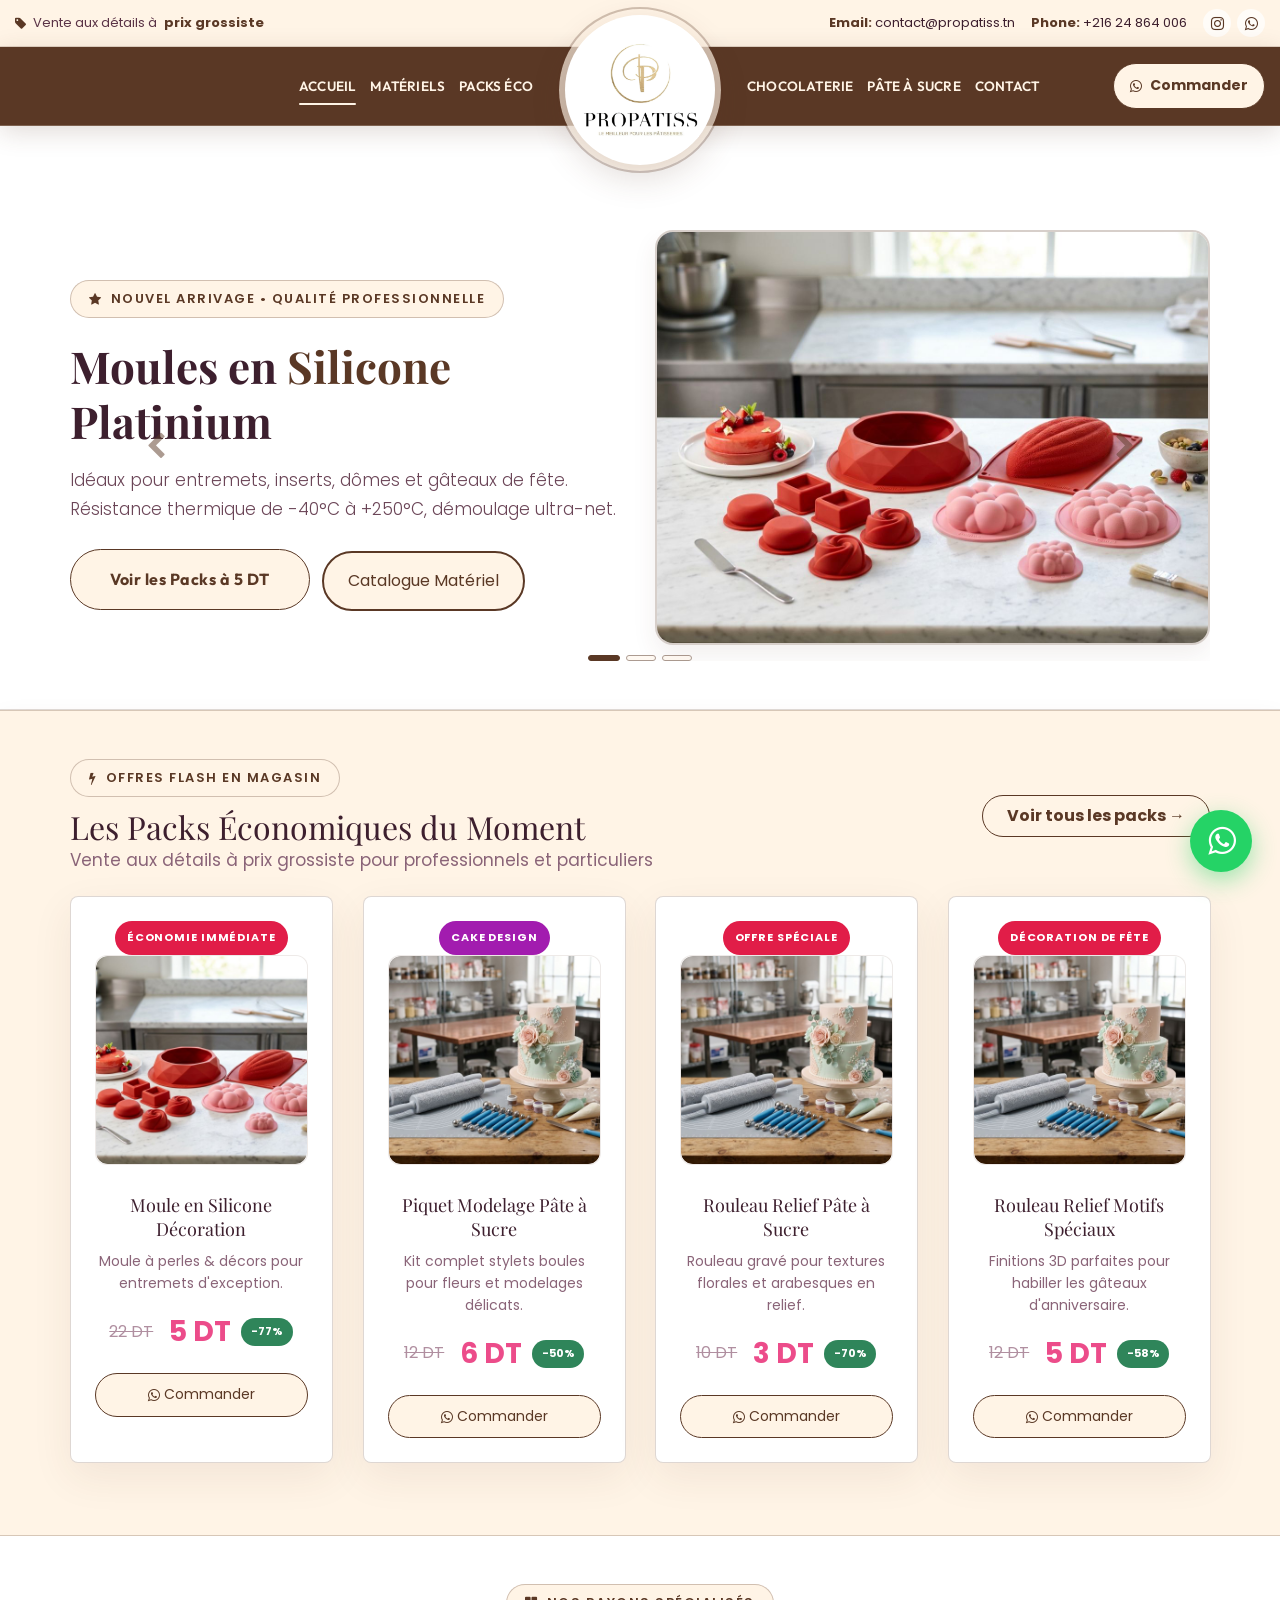
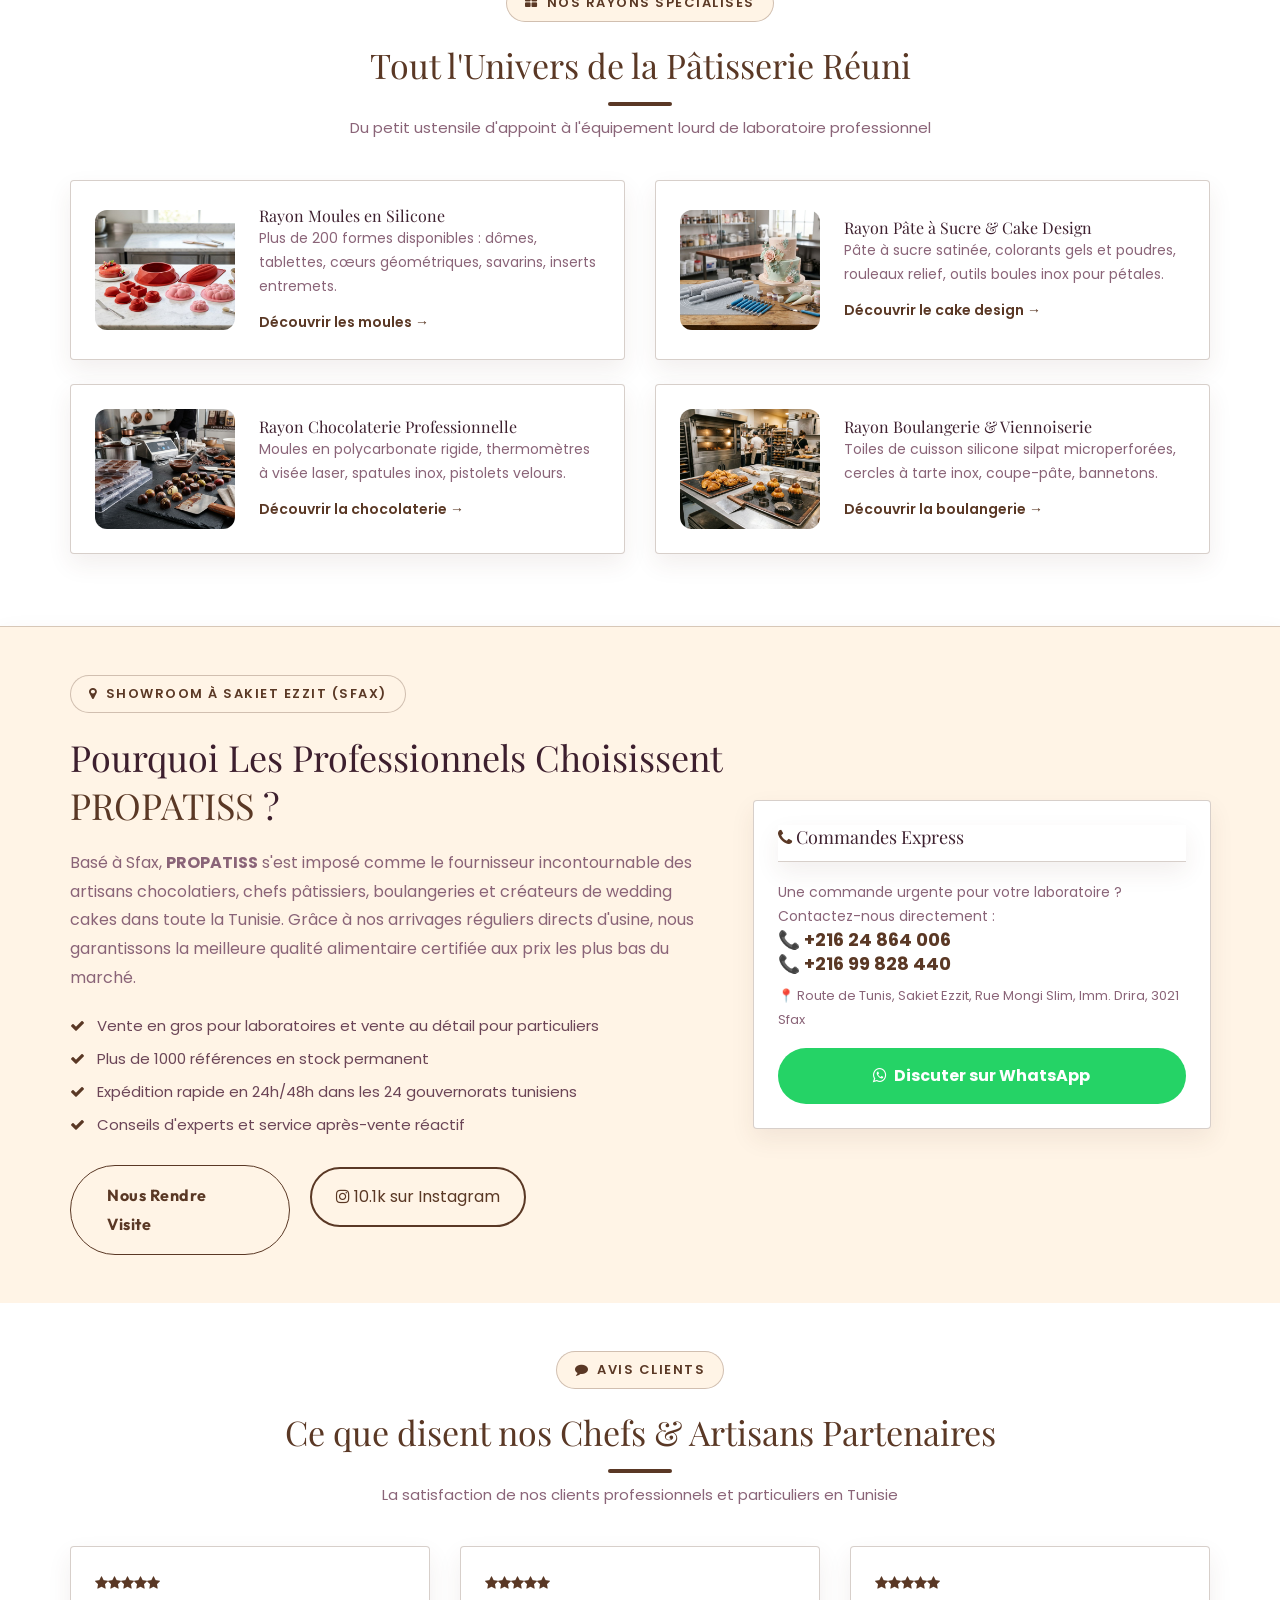
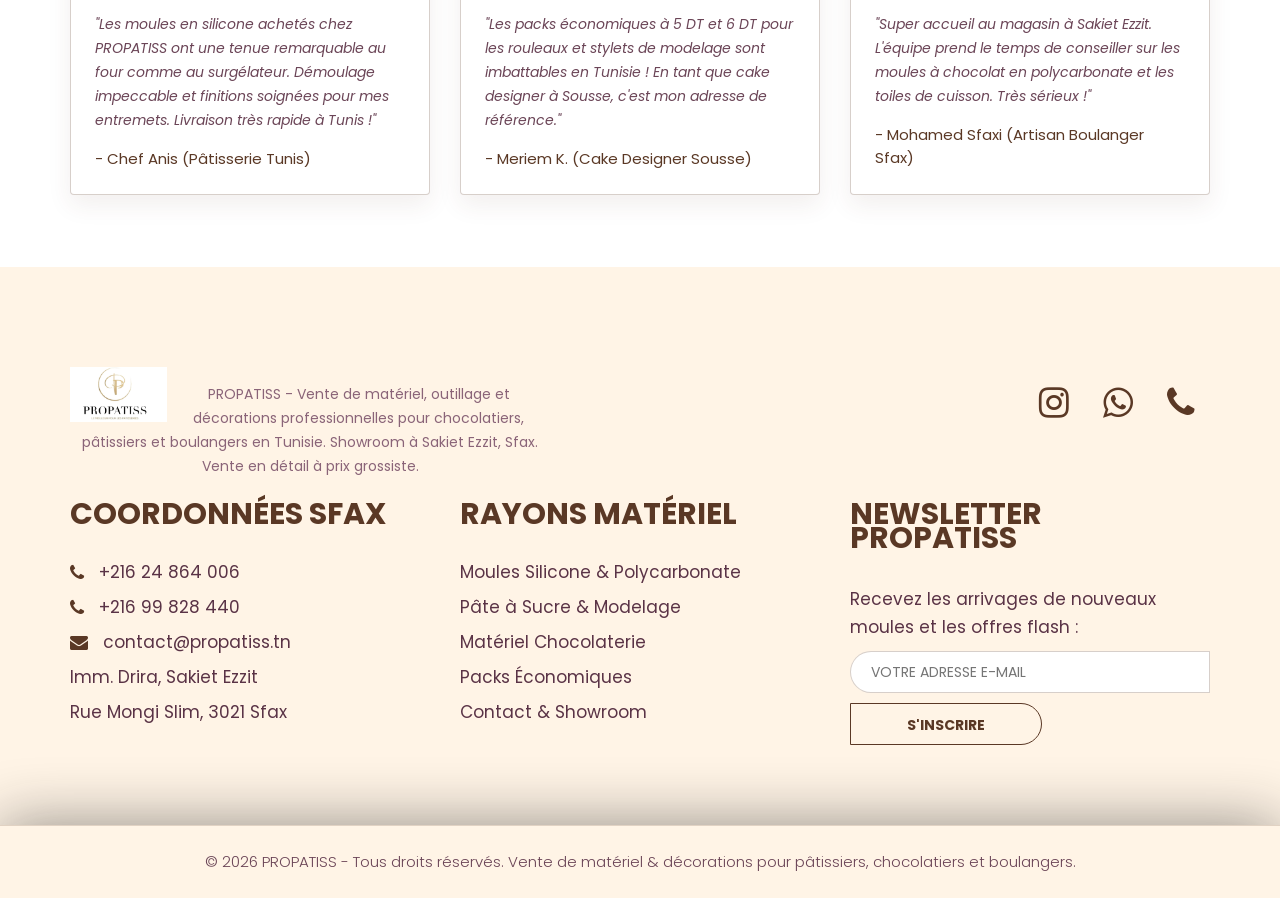
<file: index.html>
<!DOCTYPE html>
<html lang="fr">

<head>
   <!-- basic -->
   <meta charset="utf-8">
   <meta name="theme-color" content="#ec4c8a">
   <meta http-equiv="X-UA-Compatible" content="IE=edge">
   <!-- mobile metas -->
   <meta name="viewport" content="width=device-width, initial-scale=1">
   <meta name="viewport" content="initial-scale=1, maximum-scale=1">
   <!-- site metas -->
   <title>PROPATISS | Vente de Matériel & Décorations Pâtisserie, Chocolaterie & Boulangerie - Sfax Tunisie</title>
   <meta name="keywords"
      content="Propatiss, matériel pâtisserie Tunisie, moules silicone Sfax, chocolatier, boulangerie, pâte à sucre, cake design, sakiet ezzit">
   <meta name="description"
      content="PROPATISS Sfax - Vente aux détails à prix grossiste de matériel et décorations pour chocolatiers, pâtissiers et boulangers. Moules silicone, pâte à sucre, rouleaux relief.">
   <meta name="author" content="PROPATISS">
   <!-- bootstrap css -->
   <link rel="stylesheet" href="https://cdn.jsdelivr.net/npm/bootstrap@4.6.2/dist/css/bootstrap.min.css">
   <!-- style css -->
   <link rel="stylesheet" href="css/style.css">
   <!-- Responsive-->
   <link rel="stylesheet" href="css/responsive.css">
   <!-- Propatiss theme css -->
   <link rel="stylesheet" href="css/propatiss.css">
   <link rel="stylesheet" href="css/rose-theme.css">
   <!-- favicon -->
   <link rel="icon"
      href="data:image/svg+xml,<svg xmlns=%22http://www.w3.org/2000/svg%22 viewBox=%220 0 100 100%22><text y=%22.9em%22 font-size=%2290%22>🧁</text></svg>">
   <!-- Fonts & Icons -->
   <link rel="stylesheet" href="https://cdnjs.cloudflare.com/ajax/libs/font-awesome/4.7.0/css/font-awesome.min.css">
   <link rel="preconnect" href="https://fonts.googleapis.com">
   <link rel="preconnect" href="https://fonts.gstatic.com" crossorigin>
   <link
      href="https://fonts.googleapis.com/css2?family=Outfit:wght@400;500;600;700;800&family=Playfair+Display:ital,wght@0,600;0,700;1,400&family=Poppins:wght@300;400;500;600;700&display=swap"
      rel="stylesheet">

   <style>
      .pp-spinner {
         width: 48px;
         height: 48px;
         border: 5px solid #ffd6e7;
         border-top-color: #ec4c8a;
         border-radius: 50%;
         animation: pp-spin 0.8s linear infinite;
      }

      @keyframes pp-spin {
         to {
            transform: rotate(360deg);
         }
      }
   </style>
</head>
<!-- body -->

<body class="main-layout propatiss-page">
   <!-- loader  -->
   <div class="loader_bg">
      <div class="loader">
         <div class="pp-spinner"></div>
      </div>
   </div>
   <!-- end loader -->

   <!-- Top Announcement bar -->
   <div class="pp-topbar">
      <div class="container pp-topbar-inner">
         <div class="pp-topbar-left">
            <span class="pp-topbar-item"><i class="fa fa-tag"></i> Vente aux détails à <strong>prix grossiste</strong></span>
            <span class="pp-topbar-item d-none d-md-inline-flex"><i class="fa fa-truck"></i> Expédition 24h/48h partout en Tunisie</span>
         </div>
         <div class="pp-topbar-right">
            <span class="pp-topbar-item d-none d-md-inline-flex"><a href="mailto:contact@propatiss.tn"><strong>Email:</strong> contact@propatiss.tn</a></span>
            <span class="pp-topbar-item"><a href="tel:+21624864006"><strong>Phone:</strong> +216 24 864 006</a></span>
            <span class="pp-social">
               <a href="https://www.instagram.com/propatiss_official/" target="_blank" rel="noopener" title="Instagram"><i class="fa fa-instagram"></i></a>
               <a href="https://wa.me/21624864006" target="_blank" rel="noopener" title="WhatsApp"><i class="fa fa-whatsapp"></i></a>
            </span>
         </div>
      </div>
   </div>
   <!-- Header : logo rond centré, menu réparti de chaque côté -->
   <header class="pp-header">
      <div class="container">
         <nav class="navbar navbar-expand-lg pp-navbar pp-nav">
            <a class="pp-logo-circle" href="index.html" title="PROPATISS - Accueil">
               <img src="images/propatiss-header.png" alt="PROPATISS - Le meilleur pour les pâtisseries">
            </a>
            <button class="navbar-toggler ml-auto" type="button" data-toggle="collapse" data-target="#propatissNavbar" aria-controls="propatissNavbar" aria-expanded="false" aria-label="Menu de navigation">
               <span class="navbar-toggler-icon"></span>
            </button>
            <div class="collapse navbar-collapse" id="propatissNavbar">
               <ul class="navbar-nav pp-nav-left">
                  <li class="nav-item active"><a class="nav-link" href="index.html">Accueil</a></li>
                  <li class="nav-item"><a class="nav-link" href="product.html">Matériels</a></li>
                  <li class="nav-item"><a class="nav-link" href="combos.html">Packs Éco <span class="nav-badge">Promos</span></a></li>
               </ul>
               <div class="pp-logo-spacer" aria-hidden="true"></div>
               <ul class="navbar-nav pp-nav-right">
                  <li class="nav-item"><a class="nav-link" href="luxury.html">Chocolaterie</a></li>
                  <li class="nav-item"><a class="nav-link" href="sugarfree.html">Pâte à Sucre</a></li>
                  <li class="nav-item"><a class="nav-link" href="contact.html">Contact</a></li>
                  <li class="nav-item pp-nav-cta-item"><a class="pp-nav-cta" href="https://wa.me/21624864006?text=Bonjour%20PROPATISS,%20je%20souhaite%20commander%20du%20mat%C3%A9riel%20de%20p%C3%A2tisserie" target="_blank" rel="noopener"><i class="fa fa-whatsapp"></i> Commander</a></li>
               </ul>
            </div>
         </nav>
      </div>
   </header>

   <!-- Hero Slider Section -->
   <section class="pp-hero py-5">
      <div class="container">
         <div id="propatissHeroCarousel" class="carousel slide" data-ride="carousel">
            <ol class="carousel-indicators">
               <li data-target="#propatissHeroCarousel" data-slide-to="0" class="active"></li>
               <li data-target="#propatissHeroCarousel" data-slide-to="1"></li>
               <li data-target="#propatissHeroCarousel" data-slide-to="2"></li>
            </ol>

            <div class="carousel-inner">
               <!-- Slide 1: Moules Silicone -->
               <div class="carousel-item active">
                  <div class="row align-items-center">
                     <div class="col-lg-6 text-lg-left text-center mb-4 mb-lg-0">
                        <div class="pp-badge">
                           <i class="fa fa-star"></i> NOUVEL ARRIVAGE • QUALITÉ PROFESSIONNELLE
                        </div>
                        <h1 class="display-4 font-weight-bold"
                           style="font-family:'Playfair Display',serif; color:#3d1f2e;">
                           Moules en <span style="color:#ec4c8a;">Silicone</span> Platinium
                        </h1>
                        <p class="lead" style="color:#6b4557;">
                           Idéaux pour entremets, inserts, dômes et gâteaux de fête. Résistance thermique de -40°C à
                           +250°C, démoulage ultra-net.
                        </p>
                        <div class="mt-4">
                           <a href="combos.html" class="pp-btn-submit mr-2"
                              style="max-width:240px; display:inline-flex;">
                              Voir les Packs à 5 DT
                           </a>
                           <a href="product.html" class="btn btn-outline-light px-4 py-3 rounded-pill">
                              Catalogue Matériel
                           </a>
                        </div>
                     </div>
                     <div class="col-lg-6 text-center">
                        <figure
                           style="border-radius:18px; overflow:hidden; border:2px solid rgba(236,76,138,0.4); box-shadow:0 15px 35px rgba(236,76,138,0.18);">
                           <img src="images/moule_silicone.jpg"
                              alt="Moules en silicone PROPATISS" class="img-fluid" />
                        </figure>
                     </div>
                  </div>
               </div>

               <!-- Slide 2: Pâte à sucre et outillage -->
               <div class="carousel-item">
                  <div class="row align-items-center">
                     <div class="col-lg-6 text-lg-left text-center mb-4 mb-lg-0">
                        <div class="pp-badge">
                           <i class="fa fa-magic"></i> CAKE DESIGN &amp; DÉCORATION
                        </div>
                        <h1 class="display-4 font-weight-bold"
                           style="font-family:'Playfair Display',serif; color:#3d1f2e;">
                           Pâte à Sucre &amp; <span style="color:#ec4c8a;">Rouleaux Relief</span>
                        </h1>
                        <p class="lead" style="color:#6b4557;">
                           Piquets de modelage, rouleaux empreintes dentelles, stylets inox et poudres scintillantes
                           pour des gâteaux spectaculaires.
                        </p>
                        <div class="mt-4">
                           <a href="sugarfree.html" class="pp-btn-submit mr-2"
                              style="max-width:260px; display:inline-flex;">
                              Rayon Pâte à Sucre
                           </a>
                           <a href="combos.html" class="btn btn-outline-light px-4 py-3 rounded-pill">
                              Rouleaux dès 3 DT
                           </a>
                        </div>
                     </div>
                     <div class="col-lg-6 text-center">
                        <figure
                           style="border-radius:18px; overflow:hidden; border:2px solid rgba(236,76,138,0.4); box-shadow:0 15px 35px rgba(236,76,138,0.18);">
                           <img src="images/pate_sucre_outils.jpg"
                              alt="Outils pâte à sucre PROPATISS" class="img-fluid" />
                        </figure>
                     </div>
                  </div>
               </div>

               <!-- Slide 3: Chocolaterie -->
               <div class="carousel-item">
                  <div class="row align-items-center">
                     <div class="col-lg-6 text-lg-left text-center mb-4 mb-lg-0">
                        <div class="pp-badge">
                           <i class="fa fa-coffee"></i> CHOCOLATERIE D'EXCELLENCE
                        </div>
                        <h1 class="display-4 font-weight-bold"
                           style="font-family:'Playfair Display',serif; color:#3d1f2e;">
                           Moules Chocolat en <span style="color:#ec4c8a;">Polycarbonate</span>
                        </h1>
                        <p class="lead" style="color:#6b4557;">
                           Formes géométriques, cœurs, tablettes, thermomètres, raclettes et pistolets pour bonbons
                           brillants et croquants.
                        </p>
                        <div class="mt-4">
                           <a href="luxury.html" class="pp-btn-submit mr-2"
                              style="max-width:260px; display:inline-flex;">
                              Rayon Chocolaterie
                           </a>
                           <a href="contact.html" class="btn btn-outline-light px-4 py-3 rounded-pill">
                              Commander en Gros
                           </a>
                        </div>
                     </div>
                     <div class="col-lg-6 text-center">
                        <figure
                           style="border-radius:18px; overflow:hidden; border:2px solid rgba(236,76,138,0.4); box-shadow:0 15px 35px rgba(236,76,138,0.18);">
                           <img src="images/chocolaterie_moules.jpg"
                              alt="Chocolaterie professionnelle PROPATISS" class="img-fluid" />
                        </figure>
                     </div>
                  </div>
               </div>
            </div>

            <a class="carousel-control-prev" href="#propatissHeroCarousel" role="button" data-slide="prev">
               <i class="fa fa-chevron-left" style="font-size:28px; color:#ec4c8a;"></i>
            </a>
            <a class="carousel-control-next" href="#propatissHeroCarousel" role="button" data-slide="next">
               <i class="fa fa-chevron-right" style="font-size:28px; color:#ec4c8a;"></i>
            </a>
         </div>
      </div>
   </section>

   <!-- Flash Promotions Banner (Packs Économiques) -->
   <section class="py-5"
      style="background:#fff5f9; border-top:1px solid rgba(236,76,138,0.25); border-bottom:1px solid rgba(236,76,138,0.25);">
      <div class="container">
         <div class="row align-items-center mb-4">
            <div class="col-md-8">
               <div class="pp-badge mb-2"><i class="fa fa-bolt"></i> OFFRES FLASH EN MAGASIN</div>
               <h2 style="font-family:'Playfair Display',serif; color:#3d1f2e; font-size:32px;">
                  Les Packs Économiques du Moment
               </h2>
               <p style="color:#8a6478;">Vente aux détails à prix grossiste pour professionnels et particuliers</p>
            </div>
            <div class="col-md-4 text-md-right">
               <a href="combos.html" class="btn btn-warning font-weight-bold px-4 py-2"
                  style="background:#ec4c8a; border-color:#ec4c8a; color:#ffffff; border-radius:30px;">
                  Voir tous les packs &rarr;
               </a>
            </div>
         </div>

         <div class="row">
            <!-- Pack 1 -->
            <div class="col-lg-3 col-md-6 mb-4">
               <div class="p-4 rounded d-flex flex-column align-items-center text-center h-100 pp-pack-card">
                  <div class="text-center mb-3 w-100">
                     <span class="pp-pack-badge pp-pack-badge-primary">ÉCONOMIE IMMÉDIATE</span>
                     <div class="pp-pack-photo"><img src="images/moule_silicone.jpg" alt="Moule en Silicone Décoration"></div>
                  </div>
                  <div class="flex-grow-1 d-flex flex-column align-items-center">
                     <h4 class="pp-pack-card-title">Moule en Silicone Décoration</h4>
                     <p class="pp-pack-card-copy">Moule à perles &amp; décors pour entremets d'exception.</p>
                     <div class="d-flex align-items-center justify-content-center mb-3 pp-price-row">
                        <span class="pp-price-old">22 DT</span>
                        <strong class="pp-price-current">5 DT</strong>
                        <span class="pp-discount-badge">-77%</span>
                     </div>
                     <a href="https://wa.me/21624864006?text=Bonjour%20PROPATISS,%20je%20souhaite%20commander%20le%20Moule%20en%20Silicone%20à%205%20DT"
                        target="_blank" class="pp-pack-order">
                        <i class="fa fa-whatsapp mr-1"></i> Commander
                     </a>
                  </div>
               </div>
            </div>

            <!-- Pack 2 -->
            <div class="col-lg-3 col-md-6 mb-4">
               <div class="p-4 rounded d-flex flex-column align-items-center text-center h-100 pp-pack-card">
                  <div class="text-center mb-3 w-100">
                     <span class="pp-pack-badge pp-pack-badge-secondary">CAKE DESIGN</span>
                     <div class="pp-pack-photo"><img src="images/pate_sucre_outils.jpg" alt="Piquet Modelage Pâte à Sucre"></div>
                  </div>
                  <div class="flex-grow-1 d-flex flex-column align-items-center">
                     <h4 class="pp-pack-card-title">Piquet Modelage Pâte à Sucre</h4>
                     <p class="pp-pack-card-copy">Kit complet stylets boules pour fleurs et modelages délicats.</p>
                     <div class="d-flex align-items-center justify-content-center mb-3 pp-price-row">
                        <span class="pp-price-old">12 DT</span>
                        <strong class="pp-price-current">6 DT</strong>
                        <span class="pp-discount-badge">-50%</span>
                     </div>
                     <a href="https://wa.me/21624864006?text=Bonjour%20PROPATISS,%20je%20souhaite%20commander%20le%20Piquet%20Modelage%20Pâte%20à%20Sucre%20à%206%20DT"
                        target="_blank" class="pp-pack-order">
                        <i class="fa fa-whatsapp mr-1"></i> Commander
                     </a>
                  </div>
               </div>
            </div>

            <!-- Pack 3 -->
            <div class="col-lg-3 col-md-6 mb-4">
               <div class="p-4 rounded d-flex flex-column align-items-center text-center h-100 pp-pack-card">
                  <div class="text-center mb-3 w-100">
                     <span class="pp-pack-badge pp-pack-badge-primary">OFFRE SPÉCIALE</span>
                     <div class="pp-pack-photo"><img src="images/pate_sucre_outils.jpg" alt="Rouleau Relief Pâte à Sucre"></div>
                  </div>
                  <div class="flex-grow-1 d-flex flex-column align-items-center">
                     <h4 class="pp-pack-card-title">Rouleau Relief Pâte à Sucre</h4>
                     <p class="pp-pack-card-copy">Rouleau gravé pour textures florales et arabesques en relief.</p>
                     <div class="d-flex align-items-center justify-content-center mb-3 pp-price-row">
                        <span class="pp-price-old">10 DT</span>
                        <strong class="pp-price-current">3 DT</strong>
                        <span class="pp-discount-badge">-70%</span>
                     </div>
                     <a href="https://wa.me/21624864006?text=Bonjour%20PROPATISS,%20je%20souhaite%20commander%20le%20Rouleau%20Relief%20à%203%20DT"
                        target="_blank" class="pp-pack-order">
                        <i class="fa fa-whatsapp mr-1"></i> Commander
                     </a>
                  </div>
               </div>
            </div>

            <!-- Pack 4 -->
            <div class="col-lg-3 col-md-6 mb-4">
               <div class="p-4 rounded d-flex flex-column align-items-center text-center h-100 pp-pack-card">
                  <div class="text-center mb-3 w-100">
                     <span class="pp-pack-badge pp-pack-badge-primary">DÉCORATION DE FÊTE</span>
                     <div class="pp-pack-photo"><img src="images/pate_sucre_outils.jpg" alt="Rouleau Relief Motifs Spéciaux"></div>
                  </div>
                  <div class="flex-grow-1 d-flex flex-column align-items-center">
                     <h4 class="pp-pack-card-title">Rouleau Relief Motifs Spéciaux</h4>
                     <p class="pp-pack-card-copy">Finitions 3D parfaites pour habiller les gâteaux d'anniversaire.</p>
                     <div class="d-flex align-items-center justify-content-center mb-3 pp-price-row">
                        <span class="pp-price-old">12 DT</span>
                        <strong class="pp-price-current">5 DT</strong>
                        <span class="pp-discount-badge">-58%</span>
                     </div>
                     <a href="https://wa.me/21624864006?text=Bonjour%20PROPATISS,%20je%20souhaite%20commander%20le%20Rouleau%20Relief%20à%205%20DT"
                        target="_blank" class="pp-pack-order">
                        <i class="fa fa-whatsapp mr-1"></i> Commander
                     </a>
                  </div>
               </div>
            </div>
         </div>
      </div>
   </section>

   <!-- 4 Categories Grid -->
   <section class="py-5">
      <div class="container">
         <div class="pp-section-title">
            <div class="pp-badge"><i class="fa fa-th-large"></i> NOS RAYONS SPÉCIALISÉS</div>
            <h2>Tout l'Univers de la Pâtisserie Réuni</h2>
            <p>Du petit ustensile d'appoint à l'équipement lourd de laboratoire professionnel</p>
         </div>

         <div class="row">
            <div class="col-lg-6 mb-4">
               <div class="d-flex align-items-center p-4 rounded"
                  style="background:#ffffff; border:1px solid rgba(236,76,138,0.3); height:100%;">
                  <img src="images/moule_silicone.jpg" alt="Rayon Moules"
                     style="width:140px; height:120px; object-fit:cover; border-radius:12px;"
                     class="mr-4 d-none d-sm-block">
                  <div>
                     <h4 style="color:#3d1f2e; font-family:'Playfair Display',serif;">Rayon Moules en Silicone</h4>
                     <p style="color:#8a6478; font-size:14px; margin-bottom:12px;">Plus de 200 formes disponibles :
                        dômes, tablettes, cœurs géométriques, savarins, inserts entremets.</p>
                     <a href="product.html" style="color:#d6336c; font-weight:600;">Découvrir les moules &rarr;</a>
                  </div>
               </div>
            </div>

            <div class="col-lg-6 mb-4">
               <div class="d-flex align-items-center p-4 rounded"
                  style="background:#ffffff; border:1px solid rgba(236,76,138,0.3); height:100%;">
                  <img src="images/pate_sucre_outils.jpg"
                     alt="Rayon Pâte à sucre" style="width:140px; height:120px; object-fit:cover; border-radius:12px;"
                     class="mr-4 d-none d-sm-block">
                  <div>
                     <h4 style="color:#3d1f2e; font-family:'Playfair Display',serif;">Rayon Pâte à Sucre &amp; Cake Design
                     </h4>
                     <p style="color:#8a6478; font-size:14px; margin-bottom:12px;">Pâte à sucre satinée, colorants gels
                        et poudres, rouleaux relief, outils boules inox pour pétales.</p>
                     <a href="sugarfree.html" style="color:#d6336c; font-weight:600;">Découvrir le cake design
                        &rarr;</a>
                  </div>
               </div>
            </div>

            <div class="col-lg-6 mb-4">
               <div class="d-flex align-items-center p-4 rounded"
                  style="background:#ffffff; border:1px solid rgba(236,76,138,0.3); height:100%;">
                  <img src="images/chocolaterie_moules.jpg" alt="Rayon Chocolaterie"
                     style="width:140px; height:120px; object-fit:cover; border-radius:12px;"
                     class="mr-4 d-none d-sm-block">
                  <div>
                     <h4 style="color:#3d1f2e; font-family:'Playfair Display',serif;">Rayon Chocolaterie Professionnelle
                     </h4>
                     <p style="color:#8a6478; font-size:14px; margin-bottom:12px;">Moules en polycarbonate rigide,
                        thermomètres à visée laser, spatules inox, pistolets velours.</p>
                     <a href="luxury.html" style="color:#d6336c; font-weight:600;">Découvrir la chocolaterie &rarr;</a>
                  </div>
               </div>
            </div>

            <div class="col-lg-6 mb-4">
               <div class="d-flex align-items-center p-4 rounded"
                  style="background:#ffffff; border:1px solid rgba(236,76,138,0.3); height:100%;">
                  <img src="images/boulangerie_materiel.jpg" alt="Rayon Boulangerie"
                     style="width:140px; height:120px; object-fit:cover; border-radius:12px;"
                     class="mr-4 d-none d-sm-block">
                  <div>
                     <h4 style="color:#3d1f2e; font-family:'Playfair Display',serif;">Rayon Boulangerie &amp; Viennoiserie
                     </h4>
                     <p style="color:#8a6478; font-size:14px; margin-bottom:12px;">Toiles de cuisson silicone silpat
                        microperforées, cercles à tarte inox, coupe-pâte, bannetons.</p>
                     <a href="product.html" style="color:#d6336c; font-weight:600;">Découvrir la boulangerie &rarr;</a>
                  </div>
               </div>
            </div>
         </div>
      </div>
   </section>

   <!-- About PROPATISS Banner -->
   <section class="py-5"
      style="background: radial-gradient(circle at 50% 50%, #fff0f6 0%, #ffe1ee 100%); border-top:1px solid rgba(236,76,138,0.25);">
      <div class="container">
         <div class="row align-items-center">
            <div class="col-lg-7 text-lg-left text-center mb-4 mb-lg-0">
               <div class="pp-badge"><i class="fa fa-map-marker"></i> SHOWROOM À SAKIET EZZIT (SFAX)</div>
               <h2 style="font-family:'Playfair Display',serif; color:#3d1f2e; font-size:36px; margin-bottom:20px;">
                  Pourquoi Les Professionnels Choisissent <span style="color:#ec4c8a;">PROPATISS</span> ?
               </h2>
               <p style="color:#8a6478; line-height:1.8; font-size:16px;">
                  Basé à Sfax, <strong>PROPATISS</strong> s'est imposé comme le fournisseur incontournable des artisans
                  chocolatiers, chefs pâtissiers, boulangeries et créateurs de wedding cakes dans toute la Tunisie.
                  Grâce à nos arrivages réguliers directs d'usine, nous garantissons la meilleure qualité alimentaire
                  certifiée aux prix les plus bas du marché.
               </p>
               <ul class="list-unstyled mt-3" style="color:#6b4557; font-size:15px; line-height:2.2;">
                  <li><i class="fa fa-check text-warning mr-2"></i> Vente en gros pour laboratoires et vente au détail
                     pour particuliers</li>
                  <li><i class="fa fa-check text-warning mr-2"></i> Plus de 1000 références en stock permanent</li>
                  <li><i class="fa fa-check text-warning mr-2"></i> Expédition rapide en 24h/48h dans les 24
                     gouvernorats tunisiens</li>
                  <li><i class="fa fa-check text-warning mr-2"></i> Conseils d'experts et service après-vente réactif
                  </li>
               </ul>
               <div class="mt-4">
                  <a href="contact.html" class="pp-btn-submit mr-3" style="max-width:220px; display:inline-flex;">
                     Nous Rendre Visite
                  </a>
                  <a href="https://www.instagram.com/propatiss_official/" target="_blank"
                     class="btn btn-outline-warning px-4 py-3 rounded-pill"
                     style="border-color:#ec4c8a; color:#d6336c;">
                     <i class="fa fa-instagram"></i> 10.1k sur Instagram
                  </a>
               </div>
            </div>

            <div class="col-lg-5">
               <div class="p-4 rounded"
                  style="background:#ffffff; border:1px solid rgba(236,76,138,0.35); box-shadow:0 15px 40px rgba(236,76,138,0.18);">
                  <h3
                     style="color:#3d1f2e; font-family:'Playfair Display',serif; border-bottom:1px solid rgba(236,76,138,0.3); padding-bottom:12px; margin-bottom:18px;">
                     <i class="fa fa-phone" style="color:#ec4c8a;"></i> Commandes Express
                  </h3>
                  <p style="color:#8a6478; font-size:14px;">Une commande urgente pour votre laboratoire ? Contactez-nous
                     directement :</p>
                  <p style="font-size:18px; color:#d6336c; font-weight:700; margin-bottom:8px;">
                     📞 +216 24 864 006<br>
                     📞 +216 99 828 440
                  </p>
                  <p style="color:#8a6478; font-size:13px;">📍 Route de Tunis, Sakiet Ezzit, Rue Mongi Slim, Imm. Drira,
                     3021 Sfax</p>
                  <a href="https://wa.me/21624864006" target="_blank"
                     class="btn btn-success w-100 py-3 rounded-pill mt-3 font-weight-bold"
                     style="background:#25D366; border:none;">
                     <i class="fa fa-whatsapp mr-1"></i> Discuter sur WhatsApp
                  </a>
               </div>
            </div>
         </div>
      </div>
   </section>

   <!-- Customer Testimonials -->
   <section class="customers croos py-5">
      <div class="container">
         <div class="pp-section-title">
            <div class="pp-badge"><i class="fa fa-comment"></i> AVIS CLIENTS</div>
            <h2>Ce que disent nos Chefs &amp; Artisans Partenaires</h2>
            <p>La satisfaction de nos clients professionnels et particuliers en Tunisie</p>
         </div>

         <div class="row">
            <div class="col-lg-4 col-md-6 mb-4">
               <div class="p-4 rounded h-100" style="background:#ffffff; border:1px solid rgba(236,76,138,0.25);">
                  <div class="text-warning mb-3">
                     <i class="fa fa-star"></i><i class="fa fa-star"></i><i class="fa fa-star"></i><i
                        class="fa fa-star"></i><i class="fa fa-star"></i>
                  </div>
                  <p style="color:#6b4557; font-size:14px; font-style:italic;">
                     "Les moules en silicone achetés chez PROPATISS ont une tenue remarquable au four comme au
                     surgélateur. Démoulage impeccable et finitions soignées pour mes entremets. Livraison très rapide à
                     Tunis !"
                  </p>
                  <h5 style="color:#d6336c; margin-top:15px; font-size:15px;">- Chef Anis (Pâtisserie Tunis)</h5>
               </div>
            </div>

            <div class="col-lg-4 col-md-6 mb-4">
               <div class="p-4 rounded h-100" style="background:#ffffff; border:1px solid rgba(236,76,138,0.25);">
                  <div class="text-warning mb-3">
                     <i class="fa fa-star"></i><i class="fa fa-star"></i><i class="fa fa-star"></i><i
                        class="fa fa-star"></i><i class="fa fa-star"></i>
                  </div>
                  <p style="color:#6b4557; font-size:14px; font-style:italic;">
                     "Les packs économiques à 5 DT et 6 DT pour les rouleaux et stylets de modelage sont imbattables en
                     Tunisie ! En tant que cake designer à Sousse, c'est mon adresse de référence."
                  </p>
                  <h5 style="color:#d6336c; margin-top:15px; font-size:15px;">- Meriem K. (Cake Designer Sousse)</h5>
               </div>
            </div>

            <div class="col-lg-4 col-md-6 mb-4">
               <div class="p-4 rounded h-100" style="background:#ffffff; border:1px solid rgba(236,76,138,0.25);">
                  <div class="text-warning mb-3">
                     <i class="fa fa-star"></i><i class="fa fa-star"></i><i class="fa fa-star"></i><i
                        class="fa fa-star"></i><i class="fa fa-star"></i>
                  </div>
                  <p style="color:#6b4557; font-size:14px; font-style:italic;">
                     "Super accueil au magasin à Sakiet Ezzit. L'équipe prend le temps de conseiller sur les moules à
                     chocolat en polycarbonate et les toiles de cuisson. Très sérieux !"
                  </p>
                  <h5 style="color:#d6336c; margin-top:15px; font-size:15px;">- Mohamed Sfaxi (Artisan Boulanger Sfax)
                  </h5>
               </div>
            </div>
         </div>
      </div>
   </section>

   <!-- Footer -->
   <footer>
      <div class="footer">
         <div class="container">
            <div class="row">
               <div class="col-md-6 mb-4 mb-md-0">
                  <a class="logo_footer" href="index.html">
                     <img src="images/propatiss.png" style="height: 55px; width: auto;" />
                  </a>
                  <p style="color: #8a6478; margin-top: 15px; font-size: 14px; max-width: 480px;">
                     PROPATISS - Vente de matériel, outillage et décorations professionnelles pour chocolatiers,
                     pâtissiers et boulangers en Tunisie. Showroom à Sakiet Ezzit, Sfax. Vente en détail à prix
                     grossiste.
                  </p>
               </div>
               <div class="col-md-6">
                  <ul class="social_icon text_align_right">
                     <li><a href="https://www.instagram.com/propatiss_official/" target="_blank" title="Instagram"><i
                              class="fa fa-instagram" aria-hidden="true"></i></a></li>
                     <li><a href="https://wa.me/21624864006" target="_blank" title="WhatsApp"><i class="fa fa-whatsapp"
                              aria-hidden="true"></i></a></li>
                     <li><a href="tel:+21624864006" title="Téléphone"><i class="fa fa-phone" aria-hidden="true"></i></a>
                     </li>
                  </ul>
               </div>

               <div class="col-md-8 mt-4">
                  <div class="row">
                     <div class="col-md-6">
                        <div class="infoma text_align_left">
                           <h3>COORDONNÉES SFAX</h3>
                           <ul class="conta">
                              <li><i class="fa fa-phone" aria-hidden="true"></i> +216 24 864 006</li>
                              <li><i class="fa fa-phone" aria-hidden="true"></i> +216 99 828 440</li>
                              <li><i class="fa fa-envelope" aria-hidden="true"></i> contact@propatiss.tn</li>
                              <li>Imm. Drira, Sakiet Ezzit</li>
                              <li>Rue Mongi Slim, 3021 Sfax</li>
                           </ul>
                        </div>
                     </div>
                     <div class="col-md-6">
                        <div class="infoma text_align_left">
                           <h3>RAYONS MATÉRIEL</h3>
                           <ul class="servi">
                              <li><a href="product.html">Moules Silicone &amp; Polycarbonate</a></li>
                              <li><a href="sugarfree.html">Pâte à Sucre &amp; Modelage</a></li>
                              <li><a href="luxury.html">Matériel Chocolaterie</a></li>
                              <li><a href="combos.html">Packs Économiques</a></li>
                              <li><a href="contact.html">Contact &amp; Showroom</a></li>
                           </ul>
                        </div>
                     </div>
                  </div>
               </div>

               <div class="col-md-4 mt-4">
                  <div class="infoma text_align_left">
                     <h3>NEWSLETTER PROPATISS</h3>
                     <p>Recevez les arrivages de nouveaux moules et les offres flash :</p>
                     <form class="form_subscri"
                        onsubmit="event.preventDefault(); alert('Merci pour votre inscription à la newsletter PROPATISS !');">
                        <input class="newsl" placeholder="Votre adresse e-mail" type="email" required>
                        <button class="subsci_btn">S'INSCRIRE</button>
                     </form>
                  </div>
               </div>
            </div>
         </div>

         <div class="copyright">
            <div class="container">
               <div class="row">
                  <div class="col-md-12">
                     <p>© 2026 PROPATISS - Tous droits réservés. Vente de matériel &amp; décorations pour pâtissiers,
                        chocolatiers et boulangers.</p>
                  </div>
               </div>
            </div>
         </div>
      </div>
   </footer>

   <!-- Floating WhatsApp Quick Button -->
   <a href="https://wa.me/21624864006?text=Bonjour%20PROPATISS,%20je%20souhaite%20commander%20du%20mat%C3%A9riel%20de%20p%C3%A2tisserie"
      target="_blank" class="pp-floating-wa" title="Commander via WhatsApp">
      <i class="fa fa-whatsapp"></i>
      <span class="pp-wa-tooltip">Discuter sur WhatsApp</span>
   </a>

   <!-- Javascript files -->
   <script src="https://cdn.jsdelivr.net/npm/jquery@3.6.0/dist/jquery.min.js"></script>
   <script src="https://cdn.jsdelivr.net/npm/bootstrap@4.6.2/dist/js/bootstrap.bundle.min.js"></script>
   <script>
      $(function () {
         setTimeout(function () {
            $('.loader_bg').fadeOut(300);
         }, 400);
      });
   </script>
   <script src="js/rose-animations.js" defer></script>
</body>

</html>
</file>
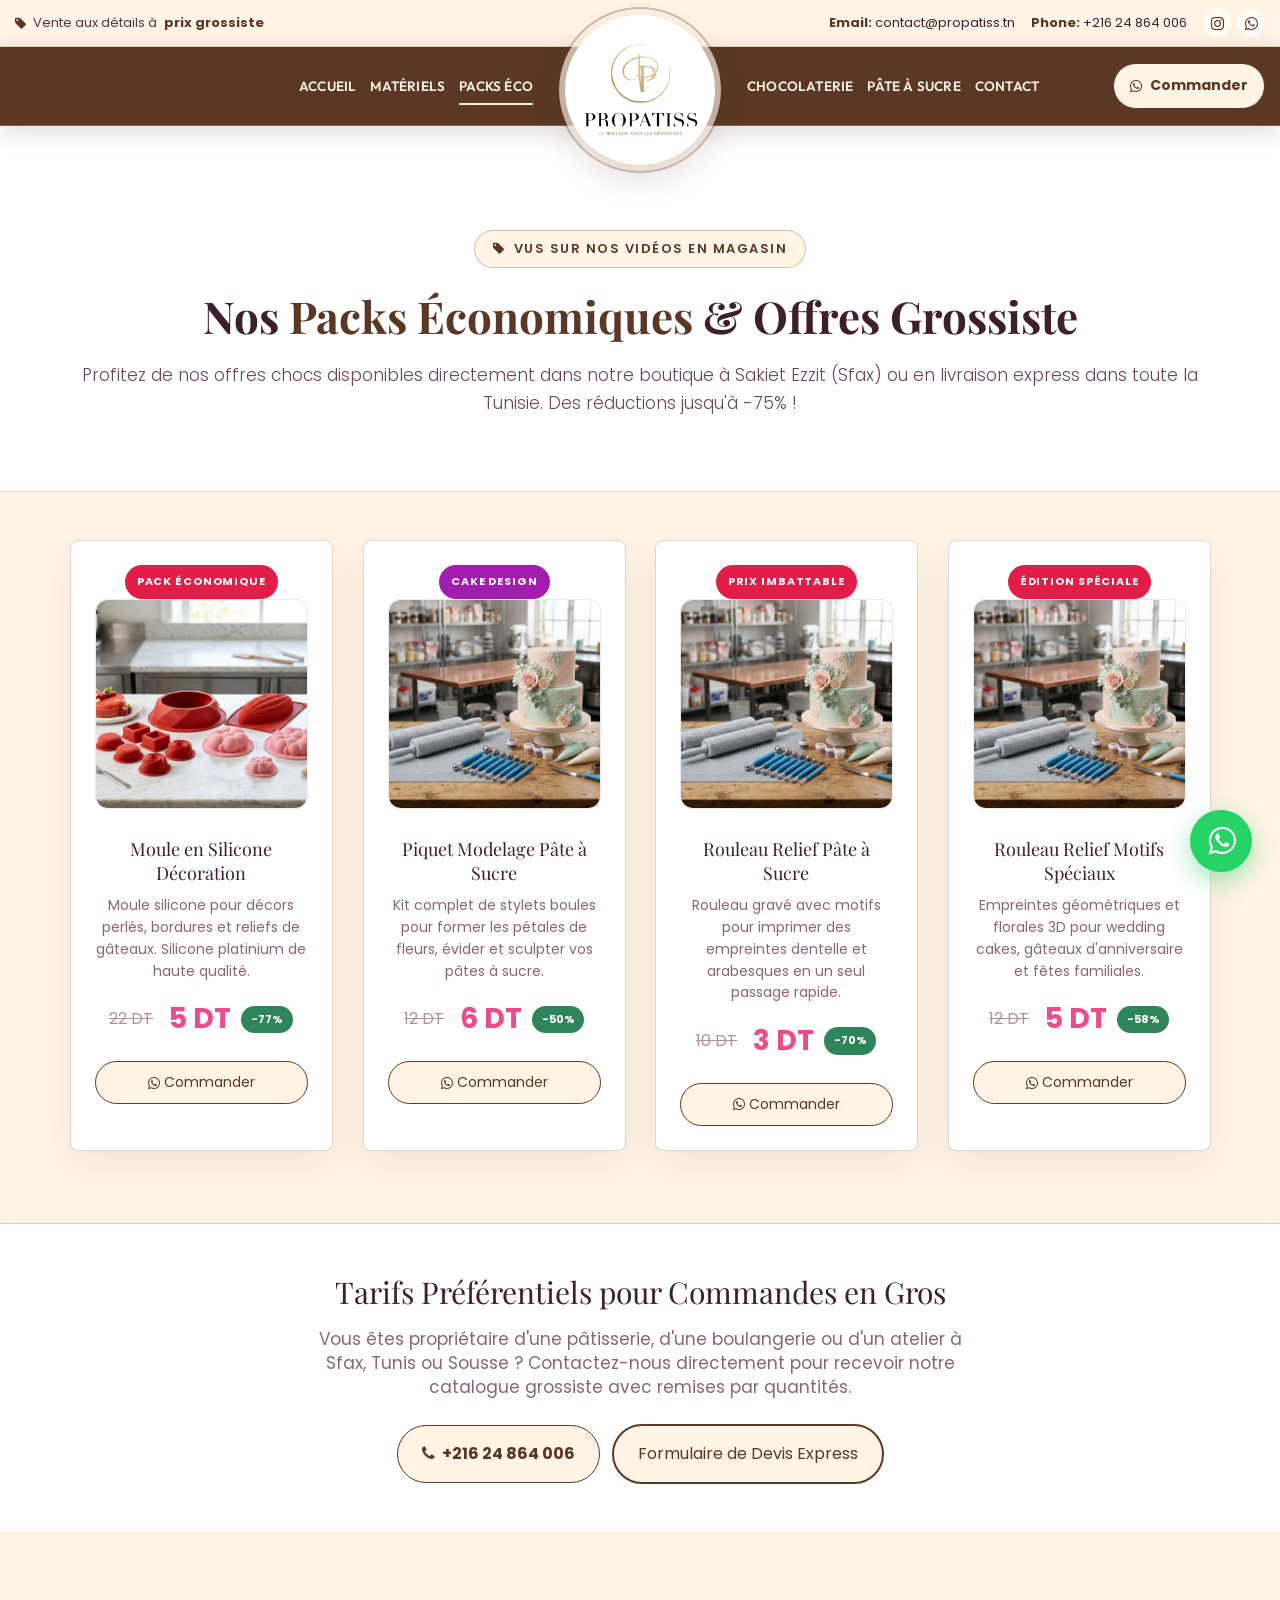
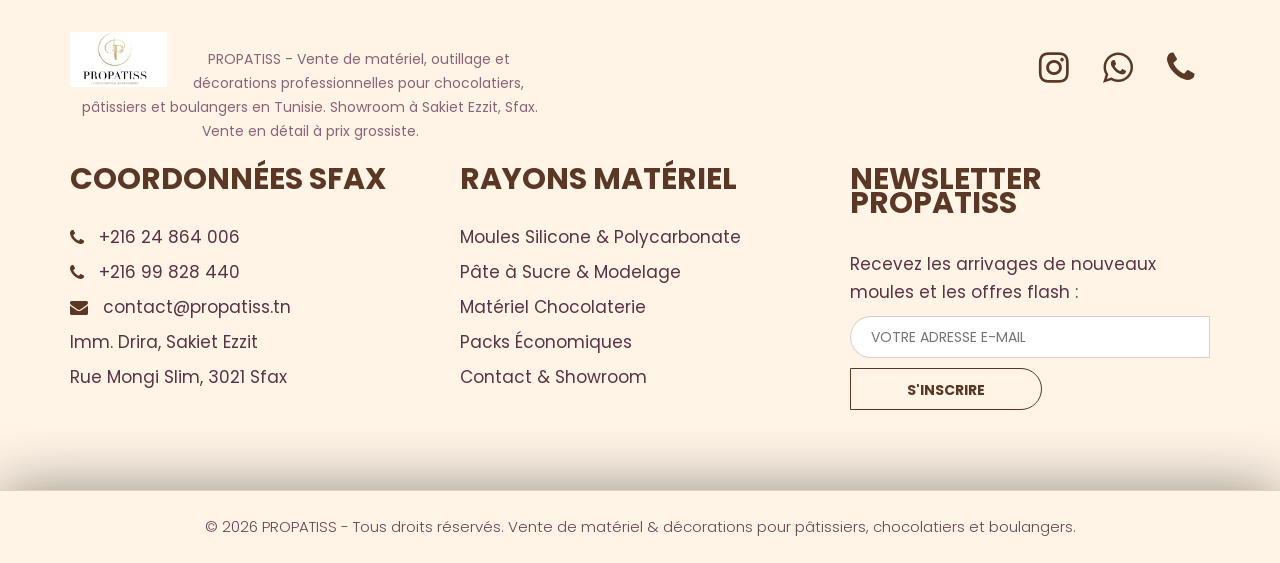
<file: combos.html>
<!DOCTYPE html>
<html lang="fr">
   <head>
      <!-- basic -->
      <meta charset="utf-8">
   <meta name="theme-color" content="#ec4c8a">
      <meta http-equiv="X-UA-Compatible" content="IE=edge">
      <!-- mobile metas -->
      <meta name="viewport" content="width=device-width, initial-scale=1">
      <meta name="viewport" content="initial-scale=1, maximum-scale=1">
      <!-- site metas -->
      <title>Packs Économiques Matériel Pâtisserie | PROPATISS Sfax - Prix Grossiste</title>
      <meta name="keywords" content="Pack économique pâtisserie, moule silicone 5 dt, piquet modelage 6 dt, rouleau relief 3 dt, Propatiss Sfax">
      <meta name="description" content="Découvrez nos packs économiques exceptionnels chez PROPATISS : moules silicone à 5 DT, outils de modelage pâte à sucre à 6 DT, rouleaux relief dès 3 DT. Vente détail et gros.">
      <meta name="author" content="PROPATISS">
      <!-- bootstrap css -->
      <link rel="stylesheet" href="https://cdn.jsdelivr.net/npm/bootstrap@4.6.2/dist/css/bootstrap.min.css">
      <!-- style css -->
      <link rel="stylesheet" href="css/style.css">
      <!-- Responsive-->
      <link rel="stylesheet" href="css/responsive.css">
      <!-- Propatiss theme css -->
      <link rel="stylesheet" href="css/propatiss.css">
   <link rel="stylesheet" href="css/rose-theme.css">
      <!-- favicon -->
      <link rel="icon" href="data:image/svg+xml,<svg xmlns=%22http://www.w3.org/2000/svg%22 viewBox=%220 0 100 100%22><text y=%22.9em%22 font-size=%2290%22>🧁</text></svg>">
      <!-- Fonts & Icons -->
      <link rel="stylesheet" href="https://cdnjs.cloudflare.com/ajax/libs/font-awesome/4.7.0/css/font-awesome.min.css">
      <link rel="preconnect" href="https://fonts.googleapis.com">
      <link rel="preconnect" href="https://fonts.gstatic.com" crossorigin>
      <link href="https://fonts.googleapis.com/css2?family=Outfit:wght@400;500;600;700;800&family=Playfair+Display:ital,wght@0,600;0,700;1,400&family=Poppins:wght@300;400;500;600;700&display=swap" rel="stylesheet">
   
      <style>
         .pp-spinner{width:48px;height:48px;border:5px solid #ffd6e7;border-top-color:#ec4c8a;border-radius:50%;animation:pp-spin 0.8s linear infinite;}
         @keyframes pp-spin{to{transform:rotate(360deg);}}
      </style>
   </head>
   <!-- body -->
   <body class="main-layout propatiss-page">
      <!-- loader -->
      <div class="loader_bg">
         <div class="loader"><div class="pp-spinner"></div></div>
      </div>
      <!-- end loader -->

      <!-- Top Announcement bar -->
      <div class="pp-topbar">
      <div class="container pp-topbar-inner">
         <div class="pp-topbar-left">
            <span class="pp-topbar-item"><i class="fa fa-tag"></i> Vente aux détails à <strong>prix grossiste</strong></span>
            <span class="pp-topbar-item d-none d-md-inline-flex"><i class="fa fa-truck"></i> Expédition 24h/48h partout en Tunisie</span>
         </div>
         <div class="pp-topbar-right">
            <span class="pp-topbar-item d-none d-md-inline-flex"><a href="mailto:contact@propatiss.tn"><strong>Email:</strong> contact@propatiss.tn</a></span>
            <span class="pp-topbar-item"><a href="tel:+21624864006"><strong>Phone:</strong> +216 24 864 006</a></span>
            <span class="pp-social">
               <a href="https://www.instagram.com/propatiss_official/" target="_blank" rel="noopener" title="Instagram"><i class="fa fa-instagram"></i></a>
               <a href="https://wa.me/21624864006" target="_blank" rel="noopener" title="WhatsApp"><i class="fa fa-whatsapp"></i></a>
            </span>
         </div>
      </div>
   </div>
   <!-- Header : logo rond centré, menu réparti de chaque côté -->
   <header class="pp-header">
      <div class="container">
         <nav class="navbar navbar-expand-lg pp-navbar pp-nav">
            <a class="pp-logo-circle" href="index.html" title="PROPATISS - Accueil">
               <img src="images/propatiss-header.png" alt="PROPATISS - Le meilleur pour les pâtisseries">
            </a>
            <button class="navbar-toggler ml-auto" type="button" data-toggle="collapse" data-target="#propatissNavbar" aria-controls="propatissNavbar" aria-expanded="false" aria-label="Menu de navigation">
               <span class="navbar-toggler-icon"></span>
            </button>
            <div class="collapse navbar-collapse" id="propatissNavbar">
               <ul class="navbar-nav pp-nav-left">
                  <li class="nav-item"><a class="nav-link" href="index.html">Accueil</a></li>
                  <li class="nav-item"><a class="nav-link" href="product.html">Matériels</a></li>
                  <li class="nav-item active"><a class="nav-link" href="combos.html">Packs Éco <span class="nav-badge">Promos</span></a></li>
               </ul>
               <div class="pp-logo-spacer" aria-hidden="true"></div>
               <ul class="navbar-nav pp-nav-right">
                  <li class="nav-item"><a class="nav-link" href="luxury.html">Chocolaterie</a></li>
                  <li class="nav-item"><a class="nav-link" href="sugarfree.html">Pâte à Sucre</a></li>
                  <li class="nav-item"><a class="nav-link" href="contact.html">Contact</a></li>
                  <li class="nav-item pp-nav-cta-item"><a class="pp-nav-cta" href="https://wa.me/21624864006?text=Bonjour%20PROPATISS,%20je%20souhaite%20commander%20du%20mat%C3%A9riel%20de%20p%C3%A2tisserie" target="_blank" rel="noopener"><i class="fa fa-whatsapp"></i> Commander</a></li>
               </ul>
            </div>
         </nav>
      </div>
   </header>

      <!-- Hero Header Section -->
      <section class="pp-hero py-5">
         <div class="container text-center">
            <div class="pp-badge"><i class="fa fa-tag"></i> VUS SUR NOS VIDÉOS EN MAGASIN</div>
            <h1 class="pp-hero-title">
               Nos <span>Packs Économiques</span> &amp; Offres Grossiste
            </h1>
            <p class="pp-hero-copy lead">
               Profitez de nos offres chocs disponibles directement dans notre boutique à Sakiet Ezzit (Sfax) ou en livraison express dans toute la Tunisie. Des réductions jusqu'à -75% !
            </p>
         </div>
      </section>

      <!-- Promo Packs List -->
      <section class="py-5">
         <div class="container">
            <div class="row" id="adminGrid" data-category="combos" data-layout="pack">
               <div class="col-lg-3 col-md-6 mb-4">
                  <div class="p-4 rounded d-flex flex-column align-items-center text-center h-100 pp-pack-card">
                     <div class="text-center mb-3 w-100">
                        <span class="pp-pack-badge pp-pack-badge-primary">PACK ÉCONOMIQUE</span>
                        <div class="pp-pack-photo"><img src="images/moule_silicone.jpg" alt="Moule en Silicone Décoration"></div>
                     </div>
                     <div class="flex-grow-1 d-flex flex-column align-items-center">
                        <h4 class="pp-pack-card-title">Moule en Silicone Décoration</h4>
                        <p class="pp-pack-card-copy">
                           Moule silicone pour décors perlés, bordures et reliefs de gâteaux. Silicone platinium de haute qualité.
                        </p>
                        <div class="d-flex align-items-center justify-content-center mb-3 pp-price-row">
                           <span class="pp-price-old">22 DT</span>
                           <strong class="pp-price-current">5 DT</strong>
                           <span class="pp-discount-badge">-77%</span>
                        </div>
                        <a href="https://wa.me/21624864006?text=Bonjour%20PROPATISS,%20je%20souhaite%20commander%20le%20Moule%20en%20Silicone%20à%205%20DT" target="_blank" class="pp-pack-order">
                           <i class="fa fa-whatsapp mr-1"></i> Commander
                        </a>
                     </div>
                  </div>
               </div>

               <div class="col-lg-3 col-md-6 mb-4">
                  <div class="p-4 rounded d-flex flex-column align-items-center text-center h-100 pp-pack-card">
                     <div class="text-center mb-3 w-100">
                        <span class="pp-pack-badge pp-pack-badge-secondary">CAKE DESIGN</span>
                        <div class="pp-pack-photo"><img src="images/pate_sucre_outils.jpg" alt="Piquet Modelage Pâte à Sucre"></div>
                     </div>
                     <div class="flex-grow-1 d-flex flex-column align-items-center">
                        <h4 class="pp-pack-card-title">Piquet Modelage Pâte à Sucre</h4>
                        <p class="pp-pack-card-copy">
                           Kit complet de stylets boules pour former les pétales de fleurs, évider et sculpter vos pâtes à sucre.
                        </p>
                        <div class="d-flex align-items-center justify-content-center mb-3 pp-price-row">
                           <span class="pp-price-old">12 DT</span>
                           <strong class="pp-price-current">6 DT</strong>
                           <span class="pp-discount-badge">-50%</span>
                        </div>
                        <a href="https://wa.me/21624864006?text=Bonjour%20PROPATISS,%20je%20souhaite%20commander%20le%20Piquet%20Modelage%20Pâte%20à%20Sucre%20à%206%20DT" target="_blank" class="pp-pack-order">
                           <i class="fa fa-whatsapp mr-1"></i> Commander
                        </a>
                     </div>
                  </div>
               </div>

               <div class="col-lg-3 col-md-6 mb-4">
                  <div class="p-4 rounded d-flex flex-column align-items-center text-center h-100 pp-pack-card">
                     <div class="text-center mb-3 w-100">
                        <span class="pp-pack-badge pp-pack-badge-primary">PRIX IMBATTABLE</span>
                        <div class="pp-pack-photo"><img src="images/pate_sucre_outils.jpg" alt="Rouleau Relief Pâte à Sucre"></div>
                     </div>
                     <div class="flex-grow-1 d-flex flex-column align-items-center">
                        <h4 class="pp-pack-card-title">Rouleau Relief Pâte à Sucre</h4>
                        <p class="pp-pack-card-copy">
                           Rouleau gravé avec motifs pour imprimer des empreintes dentelle et arabesques en un seul passage rapide.
                        </p>
                        <div class="d-flex align-items-center justify-content-center mb-3 pp-price-row">
                           <span class="pp-price-old">10 DT</span>
                           <strong class="pp-price-current">3 DT</strong>
                           <span class="pp-discount-badge">-70%</span>
                        </div>
                        <a href="https://wa.me/21624864006?text=Bonjour%20PROPATISS,%20je%20souhaite%20commander%20le%20Rouleau%20Relief%20à%203%20DT" target="_blank" class="pp-pack-order">
                           <i class="fa fa-whatsapp mr-1"></i> Commander
                        </a>
                     </div>
                  </div>
               </div>

               <div class="col-lg-3 col-md-6 mb-4">
                  <div class="p-4 rounded d-flex flex-column align-items-center text-center h-100 pp-pack-card">
                     <div class="text-center mb-3 w-100">
                        <span class="pp-pack-badge pp-pack-badge-primary">ÉDITION SPÉCIALE</span>
                        <div class="pp-pack-photo"><img src="images/pate_sucre_outils.jpg" alt="Rouleau Relief Motifs Spéciaux"></div>
                     </div>
                     <div class="flex-grow-1 d-flex flex-column align-items-center">
                        <h4 class="pp-pack-card-title">Rouleau Relief Motifs Spéciaux</h4>
                        <p class="pp-pack-card-copy">
                           Empreintes géométriques et florales 3D pour wedding cakes, gâteaux d'anniversaire et fêtes familiales.
                        </p>
                        <div class="d-flex align-items-center justify-content-center mb-3 pp-price-row">
                           <span class="pp-price-old">12 DT</span>
                           <strong class="pp-price-current">5 DT</strong>
                           <span class="pp-discount-badge">-58%</span>
                        </div>
                        <a href="https://wa.me/21624864006?text=Bonjour%20PROPATISS,%20je%20souhaite%20commander%20le%20Rouleau%20Relief%20à%205%20DT" target="_blank" class="pp-pack-order">
                           <i class="fa fa-whatsapp mr-1"></i> Commander
                        </a>
                     </div>
                  </div>
               </div>
            </div>
         </div>
      </section>

      <!-- Bulk Order Callout -->
      <section class="py-5" style="background:#fff5f9; border-top:1px solid rgba(236,76,138,0.3);">
         <div class="container text-center">
            <h3 style="color:#3d1f2e; font-family:'Playfair Display',serif; font-size:30px; margin-bottom:15px;">
               Tarifs Préférentiels pour Commandes en Gros
            </h3>
            <p style="color:#8a6478; max-width:680px; margin:0 auto 25px;">
               Vous êtes propriétaire d'une pâtisserie, d'une boulangerie ou d'un atelier à Sfax, Tunis ou Sousse ? Contactez-nous directement pour recevoir notre catalogue grossiste avec remises par quantités.
            </p>
            <a href="tel:+21624864006" class="btn btn-warning font-weight-bold px-4 py-3 rounded-pill mr-2" style="background:#ec4c8a; border-color:#ec4c8a; color:#ffffff;">
               <i class="fa fa-phone mr-1"></i> +216 24 864 006
            </a>
            <a href="contact.html" class="btn btn-outline-light px-4 py-3 rounded-pill">
               Formulaire de Devis Express
            </a>
         </div>
      </section>

      <!-- Footer -->
      <footer>
         <div class="footer">
            <div class="container">
               <div class="row">
                  <div class="col-md-6 mb-4 mb-md-0">
                     <a class="logo_footer" href="index.html">
                        <img src="images/propatiss.png" alt="PROPATISS" style="height: 55px; width: auto;"/>
                     </a>
                     <p style="color: #8a6478; margin-top: 15px; font-size: 14px; max-width: 480px;">
                        PROPATISS - Vente de matériel, outillage et décorations professionnelles pour chocolatiers, pâtissiers et boulangers en Tunisie. Showroom à Sakiet Ezzit, Sfax. Vente en détail à prix grossiste.
                     </p>
                  </div>
                  <div class="col-md-6">
                     <ul class="social_icon text_align_right">
                        <li><a href="https://www.instagram.com/propatiss_official/" target="_blank" title="Instagram"><i class="fa fa-instagram" aria-hidden="true"></i></a></li>
                        <li><a href="https://wa.me/21624864006" target="_blank" title="WhatsApp"><i class="fa fa-whatsapp" aria-hidden="true"></i></a></li>
                        <li><a href="tel:+21624864006" title="Téléphone"><i class="fa fa-phone" aria-hidden="true"></i></a></li>
                     </ul>
                  </div>

                  <div class="col-md-8 mt-4">
                     <div class="row">
                        <div class="col-md-6">
                           <div class="infoma text_align_left">
                              <h3>COORDONNÉES SFAX</h3>
                              <ul class="conta">
                                 <li><i class="fa fa-phone" aria-hidden="true"></i> +216 24 864 006</li>
                                 <li><i class="fa fa-phone" aria-hidden="true"></i> +216 99 828 440</li>
                                 <li><i class="fa fa-envelope" aria-hidden="true"></i> contact@propatiss.tn</li>
                                 <li>Imm. Drira, Sakiet Ezzit</li>
                                 <li>Rue Mongi Slim, 3021 Sfax</li>
                              </ul>
                           </div>
                        </div>
                        <div class="col-md-6">
                           <div class="infoma text_align_left">
                              <h3>RAYONS MATÉRIEL</h3>
                              <ul class="servi">
                                 <li><a href="product.html">Moules Silicone &amp; Polycarbonate</a></li>
                                 <li><a href="sugarfree.html">Pâte à Sucre &amp; Modelage</a></li>
                                 <li><a href="luxury.html">Matériel Chocolaterie</a></li>
                                 <li><a href="combos.html">Packs Économiques</a></li>
                                 <li><a href="contact.html">Contact &amp; Showroom</a></li>
                              </ul>
                           </div>
                        </div>
                     </div>
                  </div>

                  <div class="col-md-4 mt-4">
                     <div class="infoma text_align_left">
                        <h3>NEWSLETTER PROPATISS</h3>
                        <p>Recevez les arrivages de nouveaux moules et les offres flash :</p>
                        <form class="form_subscri" onsubmit="event.preventDefault(); alert('Merci pour votre inscription à la newsletter PROPATISS !');">
                           <input class="newsl" placeholder="Votre adresse e-mail" type="email" required>
                           <button class="subsci_btn">S'INSCRIRE</button>
                        </form>
                     </div>
                  </div>
               </div>
            </div>
            
            <div class="copyright">
               <div class="container">
                  <div class="row">
                     <div class="col-md-12">
                        <p>© 2026 PROPATISS - Tous droits réservés. Vente de matériel &amp; décorations pour pâtissiers, chocolatiers et boulangers.</p>
                     </div>
                  </div>
               </div>
            </div>
         </div>
      </footer>

      <!-- Floating WhatsApp Quick Button -->
      <a href="https://wa.me/21624864006?text=Bonjour%20PROPATISS,%20je%20souhaite%20commander%20un%20pack%20économique" target="_blank" class="pp-floating-wa" title="Commander via WhatsApp">
         <i class="fa fa-whatsapp"></i>
         <span class="pp-wa-tooltip">Discuter sur WhatsApp</span>
      </a>

      <!-- Javascript files -->
      <script src="https://cdn.jsdelivr.net/npm/jquery@3.6.0/dist/jquery.min.js"></script>
      <script src="https://cdn.jsdelivr.net/npm/bootstrap@4.6.2/dist/js/bootstrap.bundle.min.js"></script>
      <script src="js/products-data.js"></script>
      <script src="js/catalog-render.js"></script>
      <script>
         $(function() {
            setTimeout(function() {
               $('.loader_bg').fadeOut(300);
            }, 400);
         });
      </script>
      <script src="js/rose-animations.js" defer></script>
</body>
</html>
</file>
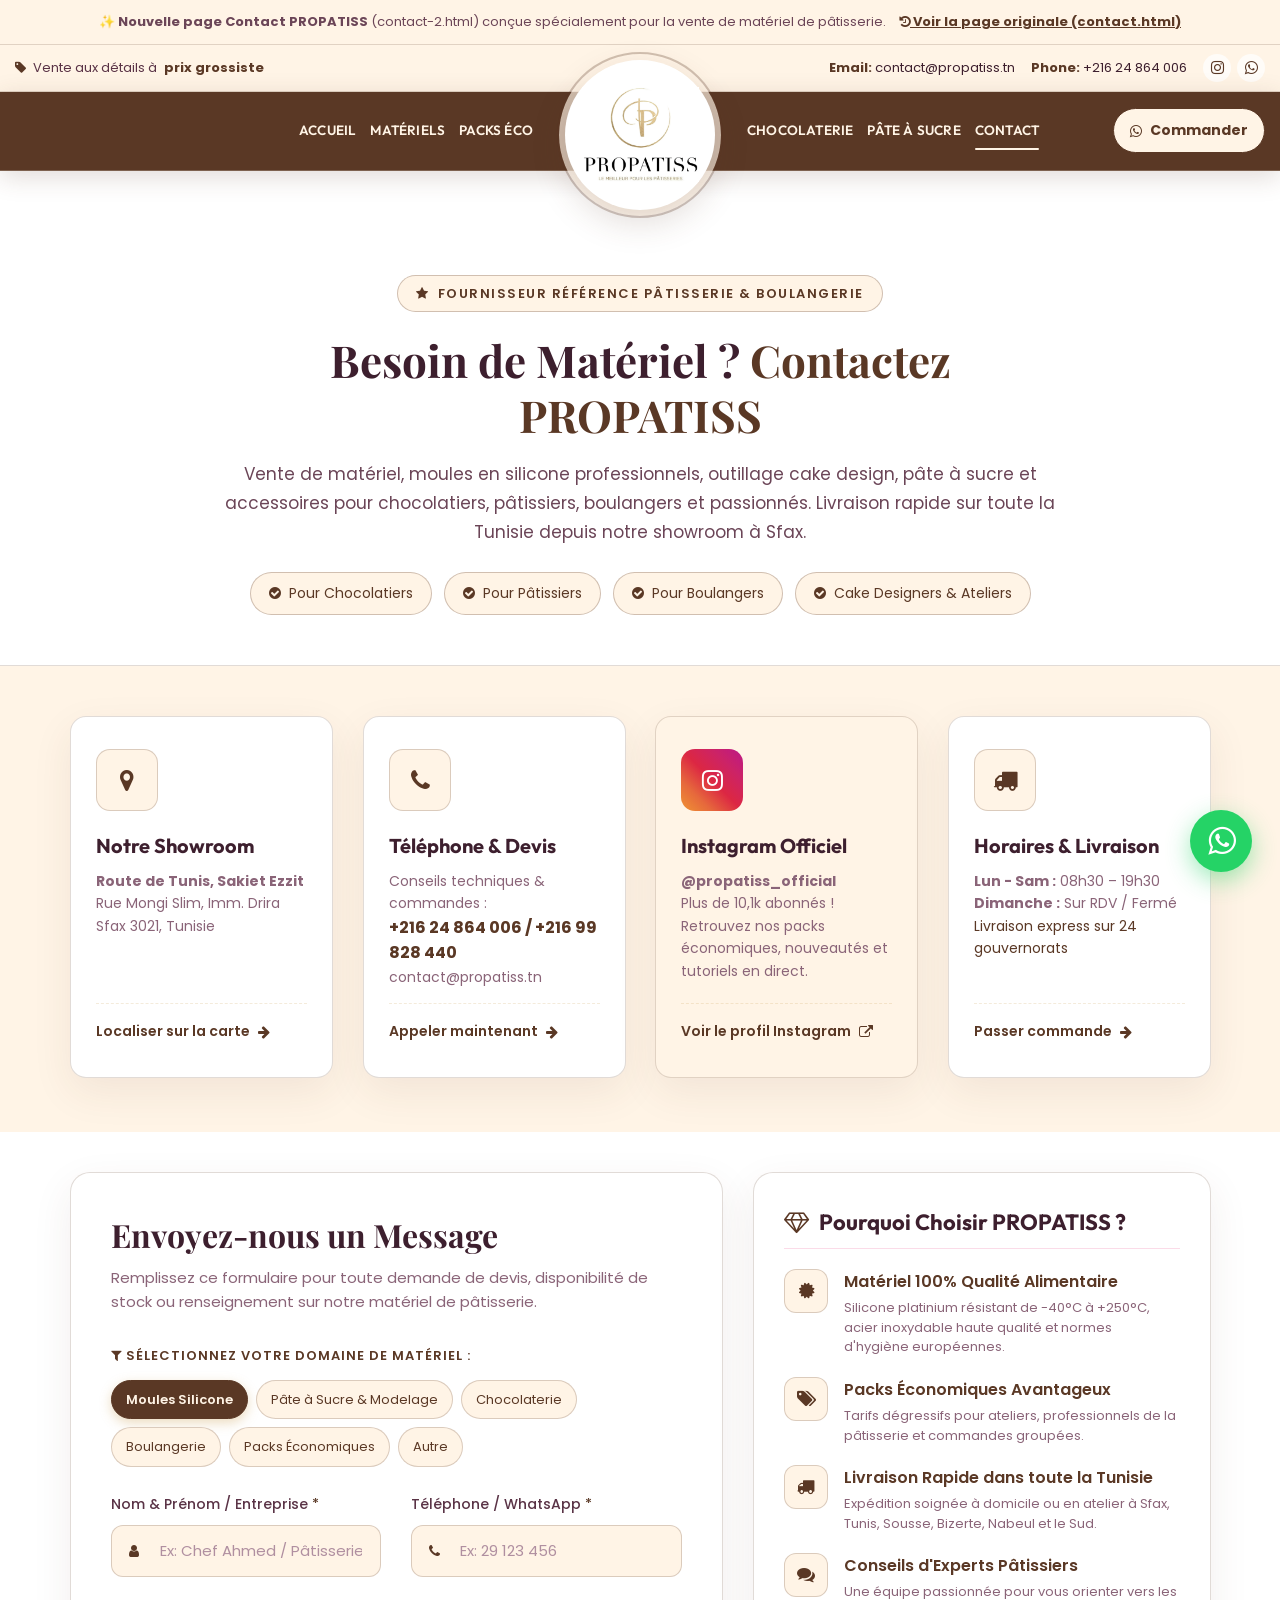
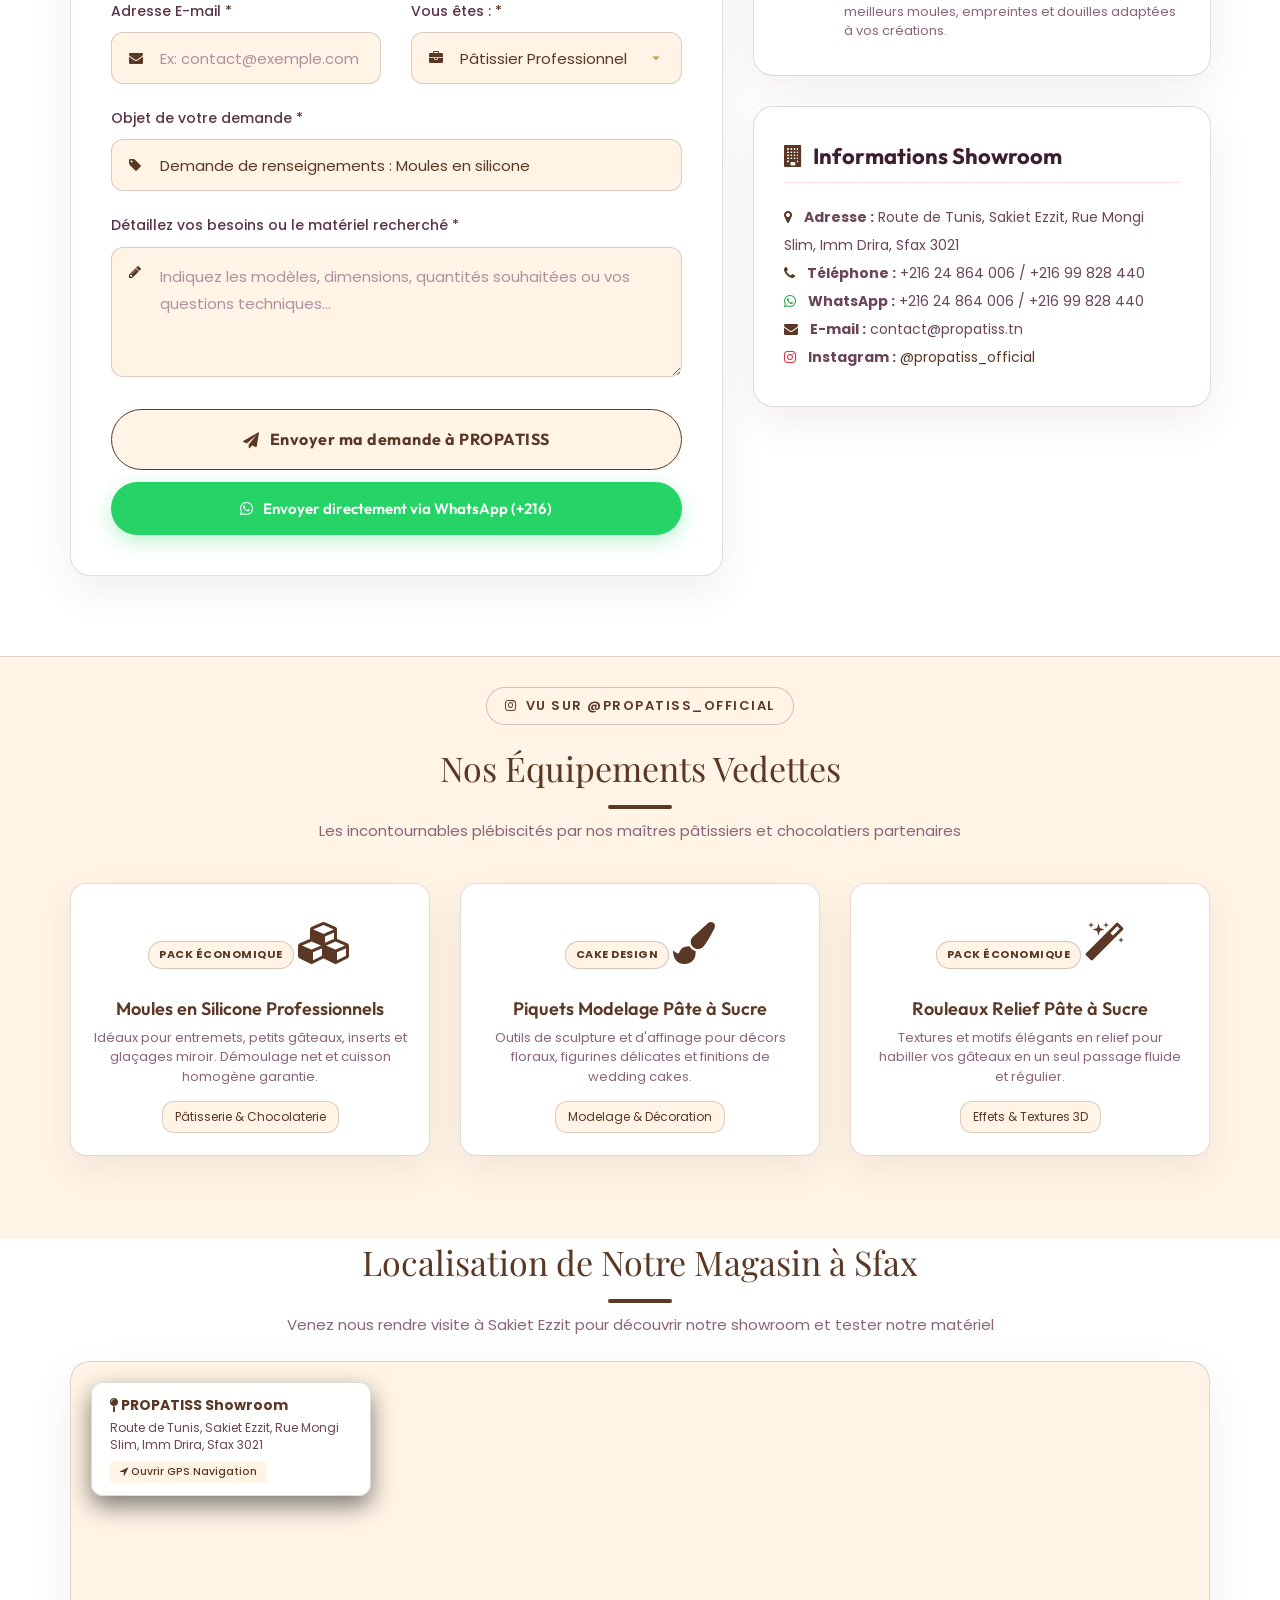
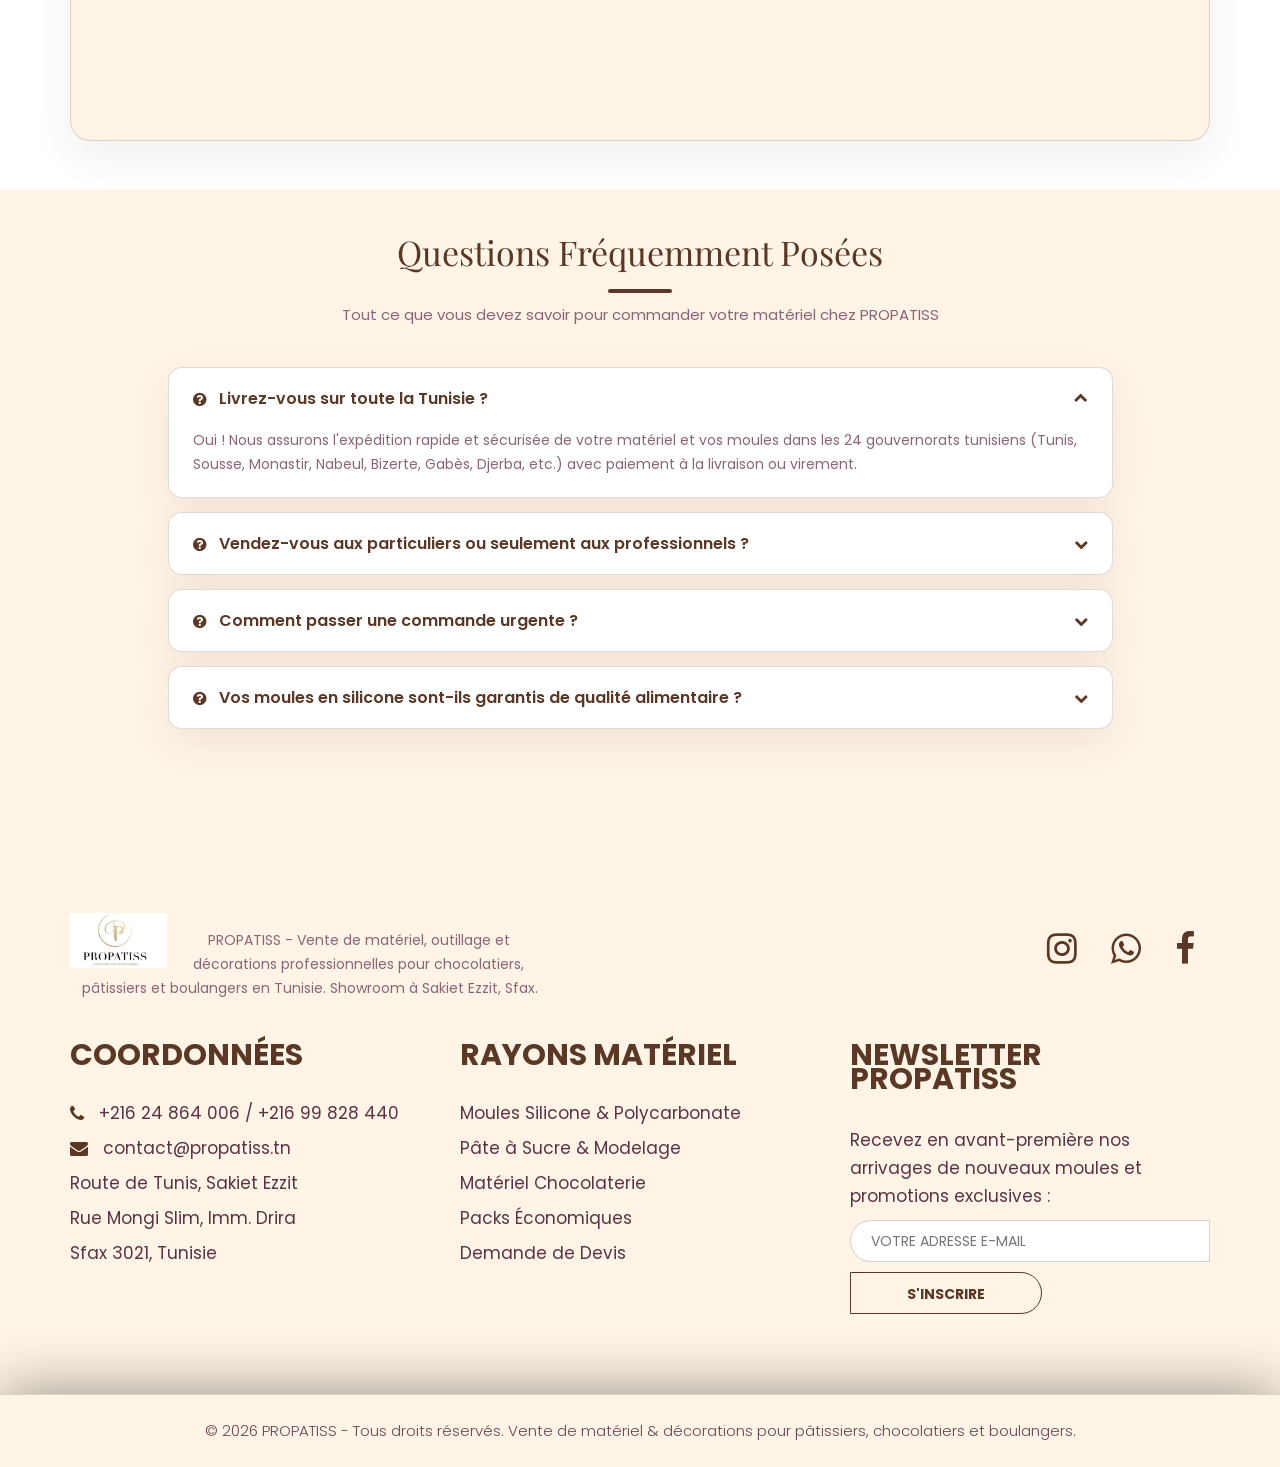
<file: contact.html>
<!DOCTYPE html>
<html lang="fr">
   <head>
      <!-- basic -->
      <meta charset="utf-8">
   <meta name="theme-color" content="#ec4c8a">
      <meta http-equiv="X-UA-Compatible" content="IE=edge">
      <!-- mobile metas -->
      <meta name="viewport" content="width=device-width, initial-scale=1">
      <meta name="viewport" content="initial-scale=1, maximum-scale=1">
      <!-- site metas -->
      <title>Contact PROPATISS | Matériel & Décorations Pâtisserie, Chocolaterie & Boulangerie - Sfax</title>
      <meta name="keywords" content="Propatiss, matériel pâtisserie Tunisie, moules silicone Sfax, chocolatier, boulangerie, pâte à sucre, sakiet ezzit">
      <meta name="description" content="Contactez PROPATISS Sfax - Vente de matériel, outillage et décorations professionnelles pour chocolatiers, pâtissiers et boulangers. Route de Tunis, Sakiet Ezzit.">
      <meta name="author" content="PROPATISS">
      
      <!-- bootstrap css -->
      <link rel="stylesheet" href="https://cdn.jsdelivr.net/npm/bootstrap@4.6.2/dist/css/bootstrap.min.css">
      <!-- style css -->
      <link rel="stylesheet" href="css/style.css">
      <!-- Responsive-->
      <link rel="stylesheet" href="css/responsive.css">
      <!-- Propatiss custom theme css -->
      <link rel="stylesheet" href="css/propatiss.css">
   <link rel="stylesheet" href="css/rose-theme.css">
      <!-- favicon -->
      <link rel="icon" href="data:image/svg+xml,<svg xmlns=%22http://www.w3.org/2000/svg%22 viewBox=%220 0 100 100%22><text y=%22.9em%22 font-size=%2290%22>🧁</text></svg>">
      
      <!-- Fonts and Icons -->
      <link rel="stylesheet" href="https://cdnjs.cloudflare.com/ajax/libs/font-awesome/4.7.0/css/font-awesome.min.css">
      <link rel="preconnect" href="https://fonts.googleapis.com">
      <link rel="preconnect" href="https://fonts.gstatic.com" crossorigin>
      <link href="https://fonts.googleapis.com/css2?family=Outfit:wght@400;500;600;700;800&family=Playfair+Display:ital,wght@0,600;0,700;1,400&family=Poppins:wght@300;400;500;600;700&display=swap" rel="stylesheet">
   
      <style>
         .pp-spinner{width:48px;height:48px;border:5px solid #ffd6e7;border-top-color:#ec4c8a;border-radius:50%;animation:pp-spin 0.8s linear infinite;}
         @keyframes pp-spin{to{transform:rotate(360deg);}}
      </style>
   </head>
   
   <body class="main-layout propatiss-page">
      <!-- loader -->
      <div class="loader_bg">
         <div class="loader"><div class="pp-spinner"></div></div>
      </div>
      <!-- end loader -->

      <!-- Switcher Bar for easy review -->
      <div class="pp-version-banner">
         <span>✨ <strong>Nouvelle page Contact PROPATISS</strong> (contact-2.html) conçue spécialement pour la vente de matériel de pâtisserie.</span>
         <a href="contact.html"><i class="fa fa-history"></i> Voir la page originale (contact.html)</a>
      </div>

      <!-- Top Info Bar -->
      <div class="pp-topbar">
      <div class="container pp-topbar-inner">
         <div class="pp-topbar-left">
            <span class="pp-topbar-item"><i class="fa fa-tag"></i> Vente aux détails à <strong>prix grossiste</strong></span>
            <span class="pp-topbar-item d-none d-md-inline-flex"><i class="fa fa-truck"></i> Expédition 24h/48h partout en Tunisie</span>
         </div>
         <div class="pp-topbar-right">
            <span class="pp-topbar-item d-none d-md-inline-flex"><a href="mailto:contact@propatiss.tn"><strong>Email:</strong> contact@propatiss.tn</a></span>
            <span class="pp-topbar-item"><a href="tel:+21624864006"><strong>Phone:</strong> +216 24 864 006</a></span>
            <span class="pp-social">
               <a href="https://www.instagram.com/propatiss_official/" target="_blank" rel="noopener" title="Instagram"><i class="fa fa-instagram"></i></a>
               <a href="https://wa.me/21624864006" target="_blank" rel="noopener" title="WhatsApp"><i class="fa fa-whatsapp"></i></a>
            </span>
         </div>
      </div>
   </div>
   <!-- Header : logo rond centré, menu réparti de chaque côté -->
   <header class="pp-header">
      <div class="container">
         <nav class="navbar navbar-expand-lg pp-navbar pp-nav">
            <a class="pp-logo-circle" href="index.html" title="PROPATISS - Accueil">
               <img src="images/propatiss-header.png" alt="PROPATISS - Le meilleur pour les pâtisseries">
            </a>
            <button class="navbar-toggler ml-auto" type="button" data-toggle="collapse" data-target="#propatissNavbar" aria-controls="propatissNavbar" aria-expanded="false" aria-label="Menu de navigation">
               <span class="navbar-toggler-icon"></span>
            </button>
            <div class="collapse navbar-collapse" id="propatissNavbar">
               <ul class="navbar-nav pp-nav-left">
                  <li class="nav-item"><a class="nav-link" href="index.html">Accueil</a></li>
                  <li class="nav-item"><a class="nav-link" href="product.html">Matériels</a></li>
                  <li class="nav-item"><a class="nav-link" href="combos.html">Packs Éco <span class="nav-badge">Promos</span></a></li>
               </ul>
               <div class="pp-logo-spacer" aria-hidden="true"></div>
               <ul class="navbar-nav pp-nav-right">
                  <li class="nav-item"><a class="nav-link" href="luxury.html">Chocolaterie</a></li>
                  <li class="nav-item"><a class="nav-link" href="sugarfree.html">Pâte à Sucre</a></li>
                  <li class="nav-item active"><a class="nav-link" href="contact.html">Contact</a></li>
                  <li class="nav-item pp-nav-cta-item"><a class="pp-nav-cta" href="https://wa.me/21624864006?text=Bonjour%20PROPATISS,%20je%20souhaite%20commander%20du%20mat%C3%A9riel%20de%20p%C3%A2tisserie" target="_blank" rel="noopener"><i class="fa fa-whatsapp"></i> Commander</a></li>
               </ul>
            </div>
         </nav>
      </div>
   </header>

      <!-- Hero Header Section -->
      <section class="pp-hero">
         <div class="container">
            <div class="pp-hero-content">
               <div class="pp-badge">
                  <i class="fa fa-star"></i> Fournisseur Référence Pâtisserie &amp; Boulangerie
               </div>
               <h1>Besoin de Matériel ? <span>Contactez PROPATISS</span></h1>
               <p>
                  Vente de matériel, moules en silicone professionnels, outillage cake design, pâte à sucre et accessoires pour 
                  chocolatiers, pâtissiers, boulangers et passionnés. Livraison rapide sur toute la Tunisie depuis notre showroom à Sfax.
               </p>
               <div class="pp-target-pills">
                  <span class="pp-target-pill"><i class="fa fa-check-circle"></i> Pour Chocolatiers</span>
                  <span class="pp-target-pill"><i class="fa fa-check-circle"></i> Pour Pâtissiers</span>
                  <span class="pp-target-pill"><i class="fa fa-check-circle"></i> Pour Boulangers</span>
                  <span class="pp-target-pill"><i class="fa fa-check-circle"></i> Cake Designers &amp; Ateliers</span>
               </div>
            </div>
         </div>
      </section>

      <!-- 4 Core Contact Cards Grid -->
      <section class="pp-contact-grid">
         <div class="container">
            <div class="row">
               <!-- Card 1: Showroom / Magasin Sfax -->
               <div class="col-lg-3 col-md-6 mb-4">
                  <div class="pp-info-card">
                     <div class="pp-card-icon">
                        <i class="fa fa-map-marker"></i>
                     </div>
                     <h3>Notre Showroom</h3>
                     <p>
                        <strong>Route de Tunis, Sakiet Ezzit</strong><br>
                        Rue Mongi Slim, Imm. Drira<br>
                        Sfax 3021, Tunisie
                     </p>
                     <div class="pp-card-action">
                        <a href="#propatiss-map" class="pp-btn-link">
                           <span>Localiser sur la carte</span> <i class="fa fa-arrow-right"></i>
                        </a>
                     </div>
                  </div>
               </div>

               <!-- Card 2: Contact Direct & Téléphone -->
               <div class="col-lg-3 col-md-6 mb-4">
                  <div class="pp-info-card">
                     <div class="pp-card-icon">
                        <i class="fa fa-phone"></i>
                     </div>
                     <h3>Téléphone &amp; Devis</h3>
                     <p>
                        Conseils techniques &amp; commandes :<br>
                        <strong style="color: #d6336c; font-size: 16px;">+216 24 864 006 / +216 99 828 440</strong><br>
                        <span>contact@propatiss.tn</span>
                     </p>
                     <div class="pp-card-action">
                        <a href="tel:+21624864006" class="pp-btn-link">
                           <span>Appeler maintenant</span> <i class="fa fa-arrow-right"></i>
                        </a>
                     </div>
                  </div>
               </div>

               <!-- Card 3: Instagram Officiel (from user screenshot) -->
               <div class="col-lg-3 col-md-6 mb-4">
                  <div class="pp-info-card pp-card-insta">
                     <div class="pp-card-icon">
                        <i class="fa fa-instagram"></i>
                     </div>
                     <h3>Instagram Officiel</h3>
                     <p>
                        <strong>@propatiss_official</strong><br>
                        Plus de 10,1k abonnés ! Retrouvez nos packs économiques, nouveautés et tutoriels en direct.
                     </p>
                     <div class="pp-card-action">
                        <a href="https://www.instagram.com/propatiss_official/" target="_blank" class="pp-btn-link">
                           <span>Voir le profil Instagram</span> <i class="fa fa-external-link"></i>
                        </a>
                     </div>
                  </div>
               </div>

               <!-- Card 4: Horaires & Expédition -->
               <div class="col-lg-3 col-md-6 mb-4">
                  <div class="pp-info-card">
                     <div class="pp-card-icon">
                        <i class="fa fa-truck"></i>
                     </div>
                     <h3>Horaires &amp; Livraison</h3>
                     <p>
                        <strong>Lun - Sam :</strong> 08h30 – 19h30<br>
                        <strong>Dimanche :</strong> Sur RDV / Fermé<br>
                        <span style="color: #d6336c;">Livraison express sur 24 gouvernorats</span>
                     </p>
                     <div class="pp-card-action">
                        <a href="#formulaire-contact" class="pp-btn-link">
                           <span>Passer commande</span> <i class="fa fa-arrow-right"></i>
                        </a>
                     </div>
                  </div>
               </div>
            </div>
         </div>
      </section>

      <!-- Main Section: Specialized Contact Form + Side Features -->
      <section class="pp-main-section" id="formulaire-contact">
         <div class="container">
            <div class="row">
               <!-- Form Column (Left) -->
               <div class="col-lg-7 mb-4 mb-lg-0">
                  <div class="pp-form-container">
                     <div class="pp-form-header">
                        <h2>Envoyez-nous un Message</h2>
                        <p>Remplissez ce formulaire pour toute demande de devis, disponibilité de stock ou renseignement sur notre matériel de pâtisserie.</p>
                     </div>

                     <form id="propatissContactForm">
                        <!-- Quick Category Selector Chips -->
                        <div class="pp-cat-selector">
                           <span class="pp-cat-label"><i class="fa fa-filter"></i> Sélectionnez votre domaine de matériel :</span>
                           <div class="pp-cat-chips">
                              <span class="pp-chip active" data-category="Moules en silicone">Moules Silicone</span>
                              <span class="pp-chip" data-category="Cake Design & Pâte à sucre">Pâte à Sucre & Modelage</span>
                              <span class="pp-chip" data-category="Matériel Chocolaterie">Chocolaterie</span>
                              <span class="pp-chip" data-category="Matériel Boulangerie">Boulangerie</span>
                              <span class="pp-chip" data-category="Pack Économique">Packs Économiques</span>
                              <span class="pp-chip" data-category="Autre Demande">Autre</span>
                           </div>
                           <input type="hidden" id="selectedCategory" name="category" value="Moules en silicone">
                        </div>

                        <div class="row">
                           <!-- Nom complet -->
                           <div class="col-md-6">
                              <div class="pp-group">
                                 <label class="pp-label" for="pp_name">Nom &amp; Prénom / Entreprise <span>*</span></label>
                                 <div class="pp-input-wrapper">
                                    <i class="fa fa-user pp-input-icon"></i>
                                    <input type="text" class="pp-control" id="pp_name" name="name" placeholder="Ex: Chef Ahmed / Pâtisserie Royale" required>
                                 </div>
                              </div>
                           </div>

                           <!-- Téléphone / WhatsApp -->
                           <div class="col-md-6">
                              <div class="pp-group">
                                 <label class="pp-label" for="pp_phone">Téléphone / WhatsApp <span>*</span></label>
                                 <div class="pp-input-wrapper">
                                    <i class="fa fa-phone pp-input-icon"></i>
                                    <input type="tel" class="pp-control" id="pp_phone" name="phone" placeholder="Ex: 29 123 456" required>
                                 </div>
                              </div>
                           </div>
                        </div>

                        <div class="row">
                           <!-- Email -->
                           <div class="col-md-6">
                              <div class="pp-group">
                                 <label class="pp-label" for="pp_email">Adresse E-mail <span>*</span></label>
                                 <div class="pp-input-wrapper">
                                    <i class="fa fa-envelope pp-input-icon"></i>
                                    <input type="email" class="pp-control" id="pp_email" name="email" placeholder="Ex: contact@exemple.com" required>
                                 </div>
                              </div>
                           </div>

                           <!-- Profil Métier -->
                           <div class="col-md-6">
                              <div class="pp-group">
                                 <label class="pp-label" for="pp_profile">Vous êtes : <span>*</span></label>
                                 <div class="pp-input-wrapper">
                                    <i class="fa fa-briefcase pp-input-icon"></i>
                                    <select class="pp-control" id="pp_profile" name="profile" required>
                                       <option value="Pâtissier Professionnel">Pâtissier Professionnel</option>
                                       <option value="Chocolatier">Chocolatier / Confiseur</option>
                                       <option value="Boulanger">Boulanger / Pâtissier</option>
                                       <option value="Cake Designer / Traiteur">Cake Designer / Traiteur</option>
                                       <option value="Particulier Passionné">Particulier Passionné</option>
                                       <option value="Revendeur / Grossiste">Revendeur / Magasin</option>
                                    </select>
                                 </div>
                              </div>
                           </div>
                        </div>

                        <!-- Sujet -->
                        <div class="pp-group">
                           <label class="pp-label" for="pp_subject">Objet de votre demande <span>*</span></label>
                           <div class="pp-input-wrapper">
                              <i class="fa fa-tag pp-input-icon"></i>
                              <input type="text" class="pp-control" id="pp_subject" name="subject" value="Demande de renseignements : Moules en silicone" required>
                           </div>
                        </div>

                        <!-- Message -->
                        <div class="pp-group">
                           <label class="pp-label" for="pp_message">Détaillez vos besoins ou le matériel recherché <span>*</span></label>
                           <div class="pp-input-wrapper">
                              <i class="fa fa-pencil pp-textarea-icon"></i>
                              <textarea class="pp-control" id="pp_message" name="message" placeholder="Indiquez les modèles, dimensions, quantités souhaitées ou vos questions techniques..." required></textarea>
                           </div>
                        </div>

                        <!-- Submit Buttons -->
                        <div class="mt-4">
                           <button type="submit" class="pp-btn-submit">
                              <i class="fa fa-paper-plane"></i> Envoyer ma demande à PROPATISS
                           </button>

                           <a id="btnDirectWhatsapp" href="https://wa.me/21624864006?text=Bonjour%20PROPATISS" target="_blank" class="pp-btn-wa-direct">
                              <i class="fa fa-whatsapp"></i> Envoyer directement via WhatsApp (+216)
                           </a>
                        </div>
                     </form>
                  </div>
               </div>

               <!-- Side Info & Commitments Column (Right) -->
               <div class="col-lg-5">
                  <!-- Propatiss Identity & Guarantee -->
                  <div class="pp-side-card">
                     <h3><i class="fa fa-diamond"></i> Pourquoi Choisir PROPATISS ?</h3>
                     
                     <div class="pp-feature-item">
                        <div class="pp-feature-icon">
                           <i class="fa fa-certificate"></i>
                        </div>
                        <div class="pp-feature-content">
                           <h4>Matériel 100% Qualité Alimentaire</h4>
                           <p>Silicone platinium résistant de -40°C à +250°C, acier inoxydable haute qualité et normes d'hygiène européennes.</p>
                        </div>
                     </div>

                     <div class="pp-feature-item">
                        <div class="pp-feature-icon">
                           <i class="fa fa-tags"></i>
                        </div>
                        <div class="pp-feature-content">
                           <h4>Packs Économiques Avantageux</h4>
                           <p>Tarifs dégressifs pour ateliers, professionnels de la pâtisserie et commandes groupées.</p>
                        </div>
                     </div>

                     <div class="pp-feature-item">
                        <div class="pp-feature-icon">
                           <i class="fa fa-truck"></i>
                        </div>
                        <div class="pp-feature-content">
                           <h4>Livraison Rapide dans toute la Tunisie</h4>
                           <p>Expédition soignée à domicile ou en atelier à Sfax, Tunis, Sousse, Bizerte, Nabeul et le Sud.</p>
                        </div>
                     </div>

                     <div class="pp-feature-item mb-0">
                        <div class="pp-feature-icon">
                           <i class="fa fa-comments"></i>
                        </div>
                        <div class="pp-feature-content">
                           <h4>Conseils d'Experts Pâtissiers</h4>
                           <p>Une équipe passionnée pour vous orienter vers les meilleurs moules, empreintes et douilles adaptées à vos créations.</p>
                        </div>
                     </div>
                  </div>

                  <!-- Direct Contact Details Card -->
                  <div class="pp-side-card">
                     <h3><i class="fa fa-building"></i> Informations Showroom</h3>
                     <ul class="list-unstyled" style="color: #6b4557; font-size: 14px; line-height: 2;">
                        <li><i class="fa fa-map-marker text-warning mr-2"></i> <strong>Adresse :</strong> Route de Tunis, Sakiet Ezzit, Rue Mongi Slim, Imm Drira, Sfax 3021</li>
                        <li><i class="fa fa-phone text-warning mr-2"></i> <strong>Téléphone :</strong> +216 24 864 006 / +216 99 828 440</li>
                        <li><i class="fa fa-whatsapp text-success mr-2"></i> <strong>WhatsApp :</strong> +216 24 864 006 / +216 99 828 440</li>
                        <li><i class="fa fa-envelope text-warning mr-2"></i> <strong>E-mail :</strong> contact@propatiss.tn</li>
                        <li><i class="fa fa-instagram text-danger mr-2"></i> <strong>Instagram :</strong> <a href="https://www.instagram.com/propatiss_official/" target="_blank" style="color:#d6336c;">@propatiss_official</a></li>
                     </ul>
                  </div>
               </div>
            </div>
         </div>
      </section>

      <!-- Equipment Highlights from Instagram Feed -->
      <section class="pp-highlight-strip">
         <div class="container">
            <div class="pp-section-title">
               <div class="pp-badge"><i class="fa fa-instagram"></i> Vu sur @propatiss_official</div>
               <h2>Nos Équipements Vedettes</h2>
               <p>Les incontournables plébiscités par nos maîtres pâtissiers et chocolatiers partenaires</p>
            </div>

            <div class="row">
               <!-- Product 1: Moules en Silicone -->
               <div class="col-lg-4 col-md-6 mb-4">
                  <div class="pp-prod-card">
                     <span class="pp-prod-badge">Pack Économique</span>
                     <div class="pp-prod-icon"><i class="fa fa-cubes"></i></div>
                     <h4>Moules en Silicone Professionnels</h4>
                     <p>Idéaux pour entremets, petits gâteaux, inserts et glaçages miroir. Démoulage net et cuisson homogène garantie.</p>
                     <span class="pp-prod-tag">Pâtisserie &amp; Chocolaterie</span>
                  </div>
               </div>

               <!-- Product 2: Piquet modelage pâte à sucre -->
               <div class="col-lg-4 col-md-6 mb-4">
                  <div class="pp-prod-card">
                     <span class="pp-prod-badge" style="background:#a21caf;">Cake Design</span>
                     <div class="pp-prod-icon"><i class="fa fa-paint-brush"></i></div>
                     <h4>Piquets Modelage Pâte à Sucre</h4>
                     <p>Outils de sculpture et d'affinage pour décors floraux, figurines délicates et finitions de wedding cakes.</p>
                     <span class="pp-prod-tag">Modelage &amp; Décoration</span>
                  </div>
               </div>

               <!-- Product 3: Rouleau relief pâte à sucre -->
               <div class="col-lg-4 col-md-6 mb-4">
                  <div class="pp-prod-card">
                     <span class="pp-prod-badge">Pack Économique</span>
                     <div class="pp-prod-icon"><i class="fa fa-magic"></i></div>
                     <h4>Rouleaux Relief Pâte à Sucre</h4>
                     <p>Textures et motifs élégants en relief pour habiller vos gâteaux en un seul passage fluide et régulier.</p>
                     <span class="pp-prod-tag">Effets &amp; Textures 3D</span>
                  </div>
               </div>
            </div>
         </div>
      </section>

      <!-- Google Maps Interactive Location -->
      <section class="mb-5" id="propatiss-map">
         <div class="container">
            <div class="pp-section-title mb-4">
               <h2>Localisation de Notre Magasin à Sfax</h2>
               <p>Venez nous rendre visite à Sakiet Ezzit pour découvrir notre showroom et tester notre matériel</p>
            </div>
            <div class="pp-map-wrapper">
               <div class="pp-map-badge">
                  <h5><i class="fa fa-map-pin"></i> PROPATISS Showroom</h5>
                  <p>Route de Tunis, Sakiet Ezzit, Rue Mongi Slim, Imm Drira, Sfax 3021</p>
                  <a href="https://maps.google.com/?q=Sakiet+Ezzit+Sfax+Tunisie" target="_blank" class="badge badge-warning mt-2" style="background:#ec4c8a; color:#ffffff; padding:5px 10px;">
                     <i class="fa fa-location-arrow"></i> Ouvrir GPS Navigation
                  </a>
               </div>
               <!-- Google Map Embed centered on Sakiet Ezzit, Sfax -->
               <iframe 
                  src="https://www.google.com/maps/embed?pb=!1m18!1m12!1m3!1d13103.957597146594!2d10.760773950000001!3d34.78918235!2m3!1f0!2f0!3f0!3m2!1i1024!2i768!4f13.1!3m3!1m2!1s0x1301d29bc48957bd%3A0xe67db5092eb91b5c!2sSakiet%20Ezzit%2C%20Sfax!5e0!3m2!1sfr!2stn!4v1710000000000!5m2!1sfr!2stn" 
                  allowfullscreen="" 
                  loading="lazy" 
                  referrerpolicy="no-referrer-when-downgrade"
                  title="Carte PROPATISS Sakiet Ezzit Sfax">
               </iframe>
            </div>
         </div>
      </section>

      <!-- FAQ Section -->
      <section class="pp-faq-section">
         <div class="container">
            <div class="pp-section-title">
               <h2>Questions Fréquemment Posées</h2>
               <p>Tout ce que vous devez savoir pour commander votre matériel chez PROPATISS</p>
            </div>

            <div class="row justify-content-center">
               <div class="col-lg-10">
                  <div class="pp-faq-card open">
                     <div class="pp-faq-header" onclick="toggleFaq(this)">
                        <h4><i class="fa fa-question-circle"></i> Livrez-vous sur toute la Tunisie ?</h4>
                        <i class="fa fa-chevron-down pp-faq-toggle"></i>
                     </div>
                     <div class="pp-faq-body" style="display:block;">
                        Oui ! Nous assurons l'expédition rapide et sécurisée de votre matériel et vos moules dans les 24 gouvernorats tunisiens (Tunis, Sousse, Monastir, Nabeul, Bizerte, Gabès, Djerba, etc.) avec paiement à la livraison ou virement.
                     </div>
                  </div>

                  <div class="pp-faq-card">
                     <div class="pp-faq-header" onclick="toggleFaq(this)">
                        <h4><i class="fa fa-question-circle"></i> Vendez-vous aux particuliers ou seulement aux professionnels ?</h4>
                        <i class="fa fa-chevron-down pp-faq-toggle"></i>
                     </div>
                     <div class="pp-faq-body">
                        Notre magasin accueille à la fois les professionnels (chocolatiers, pâtissiers, boulangeries, salons de thé, ateliers) et les particuliers passionnés de pâtisserie et de cake design, avec des prix adaptés et des packs économiques accessibles à tous.
                     </div>
                  </div>

                  <div class="pp-faq-card">
                     <div class="pp-faq-header" onclick="toggleFaq(this)">
                        <h4><i class="fa fa-question-circle"></i> Comment passer une commande urgente ?</h4>
                        <i class="fa fa-chevron-down pp-faq-toggle"></i>
                     </div>
                     <div class="pp-faq-body">
                        Pour toute commande urgente, contactez-nous directement par message WhatsApp au <strong>+216 24 864 006 / +216 99 828 440</strong> ou via Instagram direct <strong>@propatiss_official</strong>. Nous traitons les demandes prioritaires en quelques minutes.
                     </div>
                  </div>

                  <div class="pp-faq-card">
                     <div class="pp-faq-header" onclick="toggleFaq(this)">
                        <h4><i class="fa fa-question-circle"></i> Vos moules en silicone sont-ils garantis de qualité alimentaire ?</h4>
                        <i class="fa fa-chevron-down pp-faq-toggle"></i>
                     </div>
                     <div class="pp-faq-body">
                        Absolument. Tous nos moules en silicone sont fabriqués en silicone platinium de grade alimentaire certifié, résistant de -40°C à +250°C, lavables au lave-vaisselle et conçus pour un usage intensif en laboratoire de pâtisserie.
                     </div>
                  </div>
               </div>
            </div>
         </div>
      </section>

      <!-- Footer -->
      <footer>
         <div class="footer">
            <div class="container">
               <div class="row">
                  <div class="col-md-6 mb-4 mb-md-0">
                     <a class="logo_footer" href="index.html">
                        <img src="images/propatiss.png" alt="PROPATISS" style="height: 55px; width: auto;"/>
                     </a>
                     <p style="color: #8a6478; margin-top: 15px; font-size: 14px; max-width: 480px;">
                        PROPATISS - Vente de matériel, outillage et décorations professionnelles pour chocolatiers, pâtissiers et boulangers en Tunisie. Showroom à Sakiet Ezzit, Sfax.
                     </p>
                  </div>
                  <div class="col-md-6">
                     <ul class="social_icon text_align_right">
                        <li><a href="https://www.instagram.com/propatiss_official/" target="_blank" title="Instagram"><i class="fa fa-instagram" aria-hidden="true"></i></a></li>
                        <li><a href="https://wa.me/21624864006" target="_blank" title="WhatsApp"><i class="fa fa-whatsapp" aria-hidden="true"></i></a></li>
                        <li><a href="Javascript:void(0)" title="Facebook"><i class="fa fa-facebook" aria-hidden="true"></i></a></li>
                     </ul>
                  </div>

                  <div class="col-md-8 mt-4">
                     <div class="row">
                        <div class="col-md-6">
                           <div class="infoma text_align_left">
                              <h3>COORDONNÉES</h3>
                              <ul class="conta">
                                 <li><i class="fa fa-phone" aria-hidden="true"></i> +216 24 864 006 / +216 99 828 440</li>
                                 <li><i class="fa fa-envelope" aria-hidden="true"></i> contact@propatiss.tn</li>
                                 <li>Route de Tunis, Sakiet Ezzit</li>
                                 <li>Rue Mongi Slim, Imm. Drira</li>
                                 <li>Sfax 3021, Tunisie</li>
                              </ul>
                           </div>
                        </div>
                        <div class="col-md-6">
                           <div class="infoma text_align_left">
                              <h3>RAYONS MATÉRIEL</h3>
                              <ul class="servi">
                                 <li><a href="product.html">Moules Silicone &amp; Polycarbonate</a></li>
                                 <li><a href="sugarfree.html">Pâte à Sucre &amp; Modelage</a></li>
                                 <li><a href="luxury.html">Matériel Chocolaterie</a></li>
                                 <li><a href="combos.html">Packs Économiques</a></li>
                                 <li><a href="contact-2.html">Demande de Devis</a></li>
                              </ul>
                           </div>
                        </div>
                     </div>
                  </div>

                  <div class="col-md-4 mt-4">
                     <div class="infoma text_align_left">
                        <h3>NEWSLETTER PROPATISS</h3>
                        <p>Recevez en avant-première nos arrivages de nouveaux moules et promotions exclusives :</p>
                        <form class="form_subscri" onsubmit="event.preventDefault(); alert('Merci pour votre inscription à la newsletter PROPATISS !');">
                           <input class="newsl" placeholder="Votre adresse e-mail" type="email" required>
                           <button class="subsci_btn">S'INSCRIRE</button>
                        </form>
                     </div>
                  </div>
               </div>
            </div>
            
            <div class="copyright">
               <div class="container">
                  <div class="row">
                     <div class="col-md-12">
                        <p>© 2026 PROPATISS - Tous droits réservés. Vente de matériel &amp; décorations pour pâtissiers, chocolatiers et boulangers.</p>
                     </div>
                  </div>
               </div>
            </div>
         </div>
      </footer>

      <!-- Floating WhatsApp Quick Button -->
      <a href="https://wa.me/21624864006?text=Bonjour%20PROPATISS,%20je%20souhaite%20commander%20du%20mat%C3%A9riel%20de%20p%C3%A2tisserie" target="_blank" class="pp-floating-wa" title="Commander via WhatsApp">
         <i class="fa fa-whatsapp"></i>
         <span class="pp-wa-tooltip">Discuter sur WhatsApp</span>
      </a>

      <!-- Submission Success Modal -->
      <div class="pp-modal-overlay" id="submissionModal">
         <div class="pp-modal-box">
            <div class="pp-modal-icon">
               <i class="fa fa-check"></i>
            </div>
            <h3>Message Transmis avec Succès !</h3>
            <p id="modalFeedbackText">
               Merci pour votre message. L'équipe PROPATISS va traiter votre demande de matériel et vous recontacter dans les plus brefs délais.
            </p>
            <div class="pp-modal-actions">
               <button class="btn btn-secondary px-4 py-2" onclick="closeModal()">Fermer</button>
               <a id="modalWaBtn" href="#" target="_blank" class="btn btn-success px-4 py-2" style="background:#25D366; border-color:#25D366;">
                  <i class="fa fa-whatsapp mr-1"></i> Envoyer sur WhatsApp
               </a>
            </div>
         </div>
      </div>

      <!-- Javascript files -->
      <script src="https://cdn.jsdelivr.net/npm/jquery@3.6.0/dist/jquery.min.js"></script>
      <script src="https://cdn.jsdelivr.net/npm/bootstrap@4.6.2/dist/js/bootstrap.bundle.min.js"></script>

      <!-- Propatiss Interactive Scripts -->
      <script>
         // Ensure loader fades out quickly
         $(function() {
            setTimeout(function() {
               $('.loader_bg').fadeOut(300);
            }, 400);
         });

         // FAQ Accordion Toggle
         function toggleFaq(el) {
            var card = el.parentElement;
            var body = card.querySelector('.pp-faq-body');
            var isOpen = card.classList.contains('open');
            
            // Close other cards
            document.querySelectorAll('.pp-faq-card').forEach(function(c) {
               c.classList.remove('open');
               c.querySelector('.pp-faq-body').style.display = 'none';
            });

            if (!isOpen) {
               card.classList.add('open');
               body.style.display = 'block';
            }
         }

         // Category chips selection
         document.querySelectorAll('.pp-chip').forEach(function(chip) {
            chip.addEventListener('click', function() {
               document.querySelectorAll('.pp-chip').forEach(function(c) { c.classList.remove('active'); });
               this.classList.add('active');
               var category = this.getAttribute('data-category');
               document.getElementById('selectedCategory').value = category;
               document.getElementById('pp_subject').value = "Demande de renseignements : " + category;
               
               // Update WhatsApp direct link
               updateWhatsAppLink();
            });
         });

         function updateWhatsAppLink() {
            var name = document.getElementById('pp_name').value || 'un client';
            var cat = document.getElementById('selectedCategory').value || 'Matériel';
            var msg = encodeURIComponent("Bonjour PROPATISS, je suis " + name + " et je souhaite me renseigner concernant : " + cat);
            document.getElementById('btnDirectWhatsapp').href = "https://wa.me/21624864006?text=" + msg;
         }

         document.getElementById('pp_name').addEventListener('input', updateWhatsAppLink);

         // Handle Form Submission
         document.getElementById('propatissContactForm').addEventListener('submit', function(e) {
            e.preventDefault();
            var name = document.getElementById('pp_name').value;
            var phone = document.getElementById('pp_phone').value;
            var email = document.getElementById('pp_email').value;
            var profile = document.getElementById('pp_profile').value;
            var category = document.getElementById('selectedCategory').value;
            var subject = document.getElementById('pp_subject').value;
            var message = document.getElementById('pp_message').value;

            // Prepare feedback
            var feedback = "Merci " + name + " (" + profile + ") ! Votre demande concernant [" + category + "] a bien été enregistrée. Nous vous contacterons au " + phone + " ou par e-mail (" + email + ").";
            document.getElementById('modalFeedbackText').innerText = feedback;

            // Prepare WhatsApp link in modal
            var waMessage = encodeURIComponent("Bonjour PROPATISS,\nJe m'appelle " + name + " (" + profile + ").\nCatégorie : " + category + "\nObjet : " + subject + "\nMessage : " + message + "\nContact : " + phone + " / " + email);
            document.getElementById('modalWaBtn').href = "https://wa.me/21624864006?text=" + waMessage;

            // Show Modal
            document.getElementById('submissionModal').style.display = 'flex';
         });

         function closeModal() {
            document.getElementById('submissionModal').style.display = 'none';
            document.getElementById('propatissContactForm').reset();
         }

         // Close modal on click outside
         document.getElementById('submissionModal').addEventListener('click', function(e) {
            if (e.target === this) {
               closeModal();
            }
         });
      </script>
      <script src="js/rose-animations.js" defer></script>
</body>
</html>
</file>
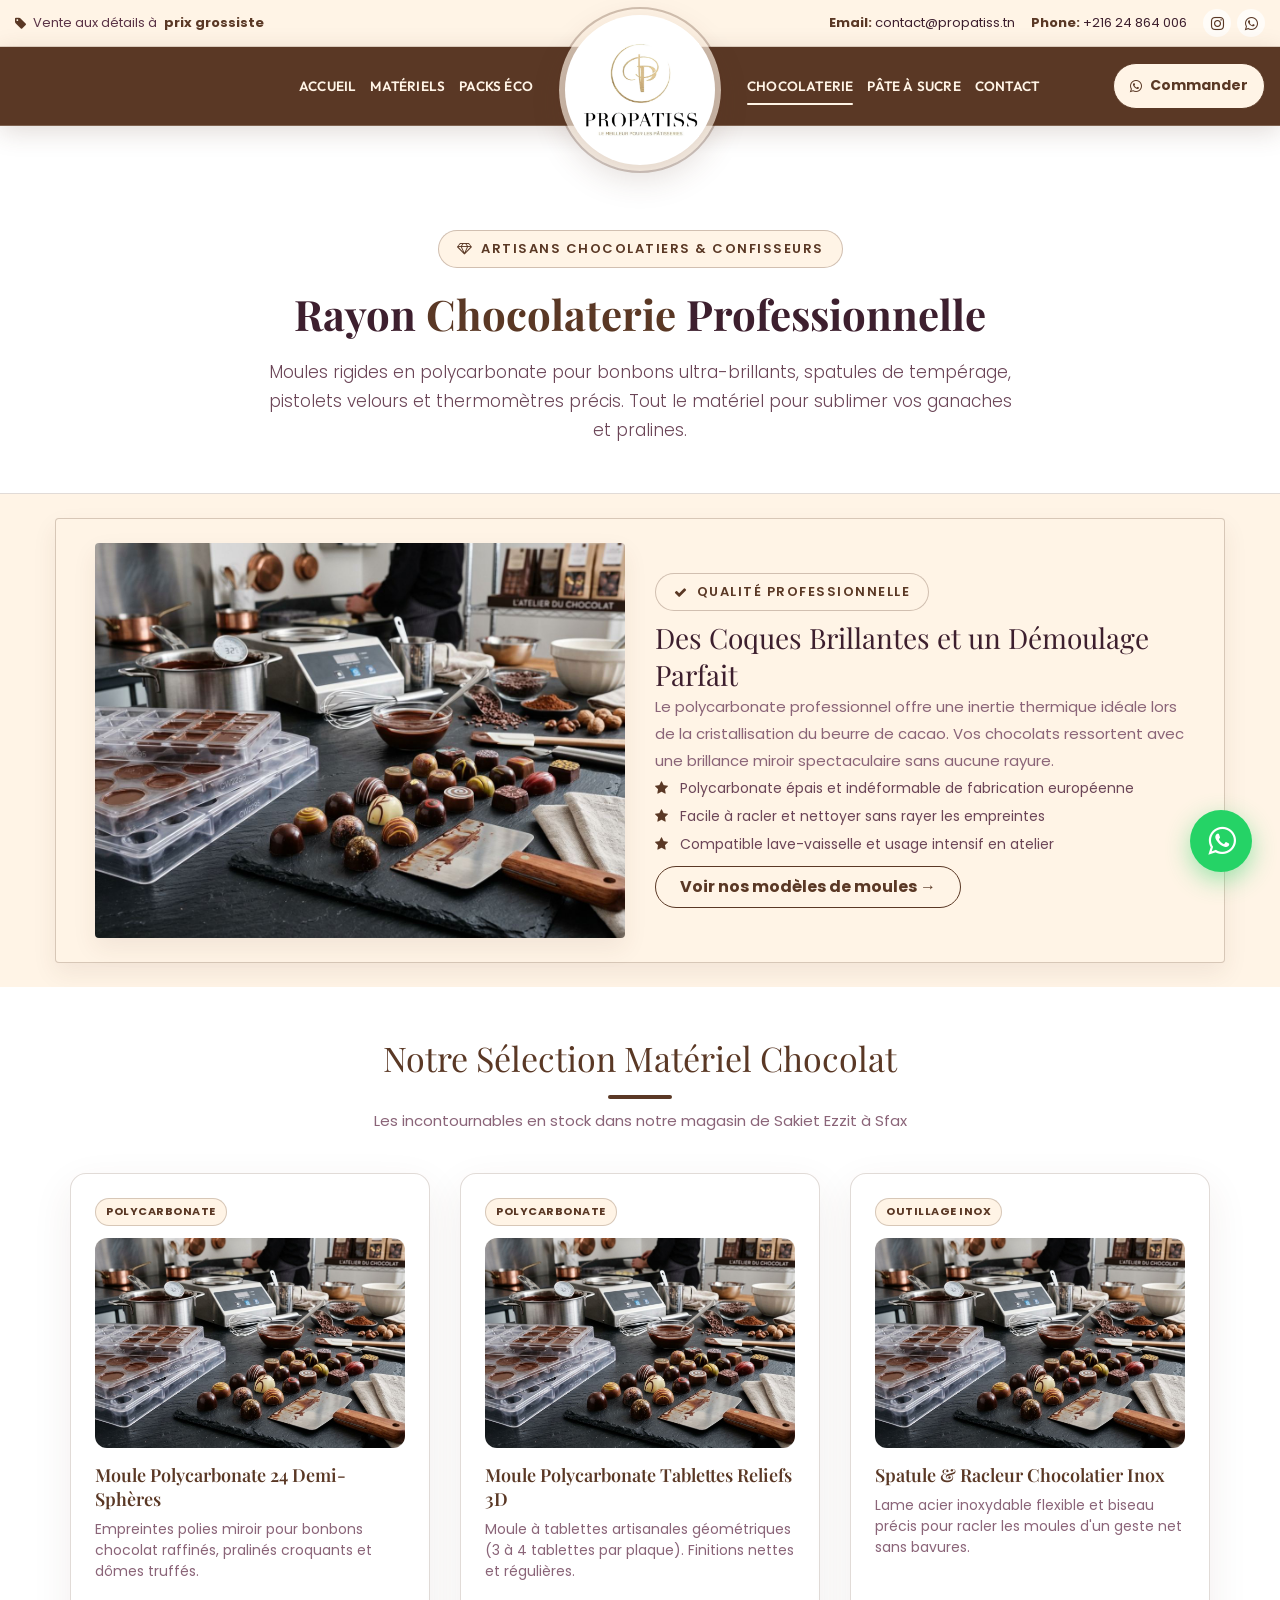
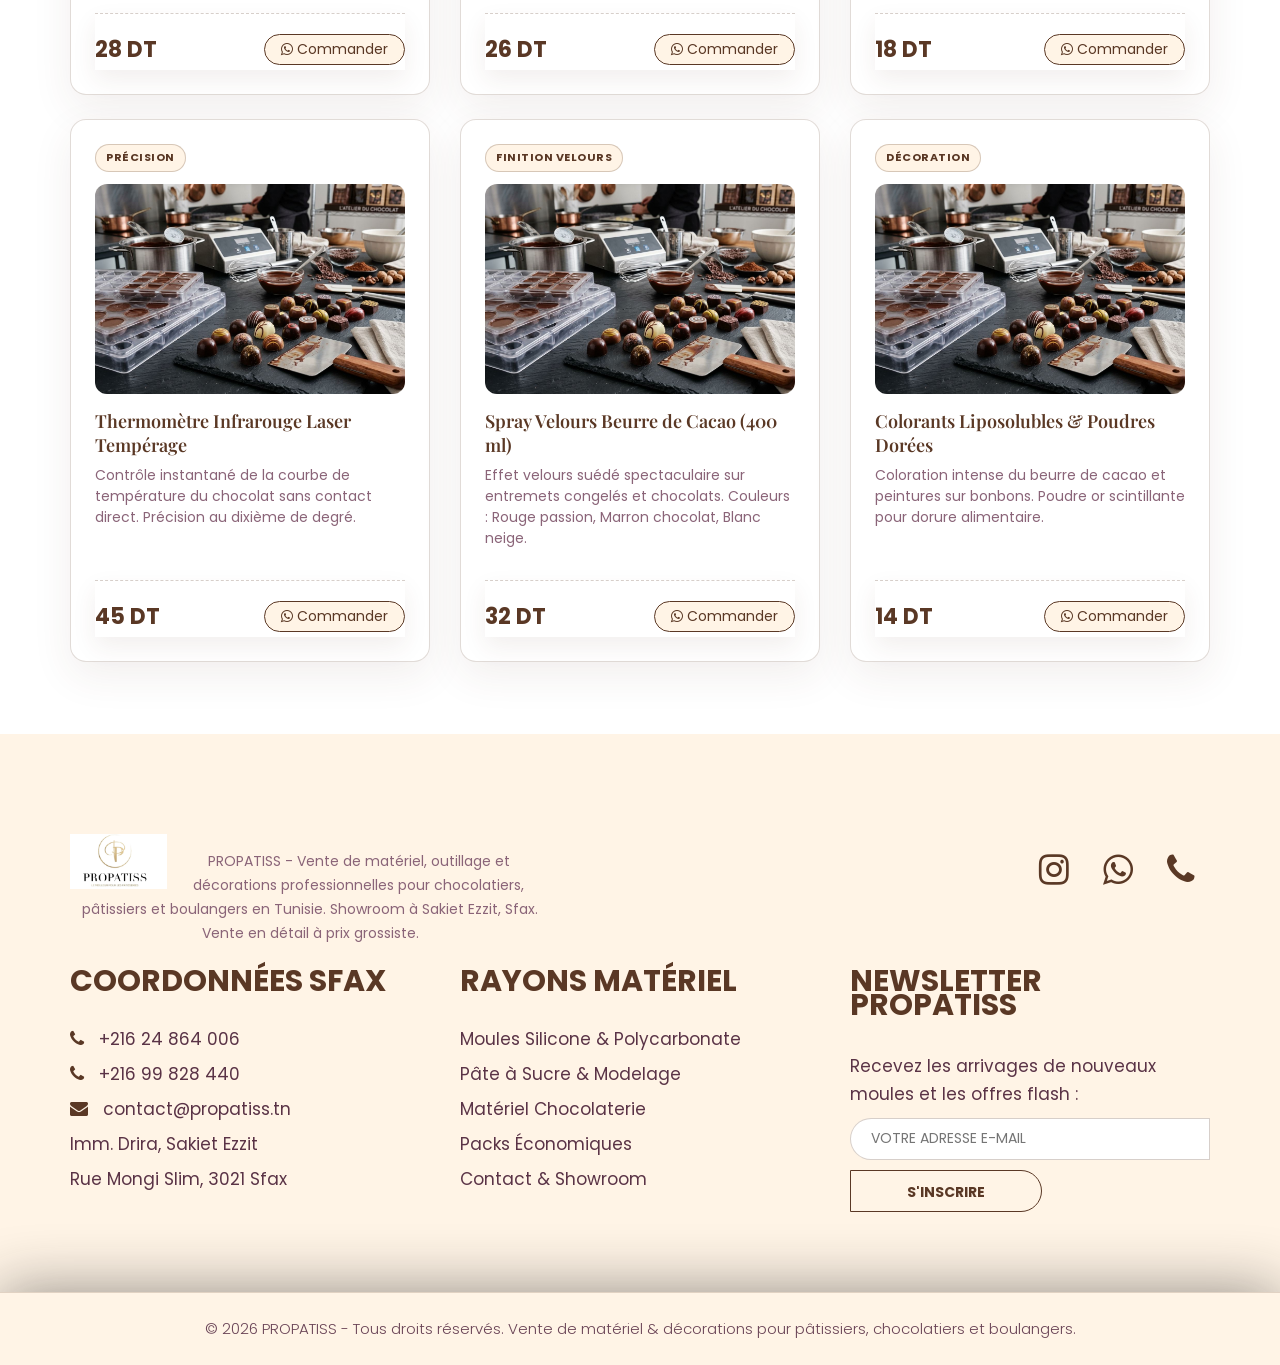
<file: luxury.html>
<!DOCTYPE html>
<html lang="fr">
   <head>
      <!-- basic -->
      <meta charset="utf-8">
   <meta name="theme-color" content="#ec4c8a">
      <meta http-equiv="X-UA-Compatible" content="IE=edge">
      <!-- mobile metas -->
      <meta name="viewport" content="width=device-width, initial-scale=1">
      <meta name="viewport" content="initial-scale=1, maximum-scale=1">
      <!-- site metas -->
      <title>Matériel & Moules Chocolaterie | PROPATISS Sfax - Polycarbonate & Équipement</title>
      <meta name="keywords" content="Moules chocolat polycarbonate Tunisie, matériel chocolatier Sfax, spray velours, thermomètre chocolat, Propatiss">
      <meta name="description" content="Rayon spécialisé pour chocolatiers chez PROPATISS : moules polycarbonate rigides, thermomètres confiseur, spatules et sprays velours. Vente détail et gros.">
      <meta name="author" content="PROPATISS">
      <!-- bootstrap css -->
      <link rel="stylesheet" href="https://cdn.jsdelivr.net/npm/bootstrap@4.6.2/dist/css/bootstrap.min.css">
      <!-- style css -->
      <link rel="stylesheet" href="css/style.css">
      <!-- Responsive-->
      <link rel="stylesheet" href="css/responsive.css">
      <!-- Propatiss theme css -->
      <link rel="stylesheet" href="css/propatiss.css">
   <link rel="stylesheet" href="css/rose-theme.css">
      <!-- favicon -->
      <link rel="icon" href="data:image/svg+xml,<svg xmlns=%22http://www.w3.org/2000/svg%22 viewBox=%220 0 100 100%22><text y=%22.9em%22 font-size=%2290%22>🧁</text></svg>">
      <!-- Fonts & Icons -->
      <link rel="stylesheet" href="https://cdnjs.cloudflare.com/ajax/libs/font-awesome/4.7.0/css/font-awesome.min.css">
      <link rel="preconnect" href="https://fonts.googleapis.com">
      <link rel="preconnect" href="https://fonts.gstatic.com" crossorigin>
      <link href="https://fonts.googleapis.com/css2?family=Outfit:wght@400;500;600;700;800&family=Playfair+Display:ital,wght@0,600;0,700;1,400&family=Poppins:wght@300;400;500;600;700&display=swap" rel="stylesheet">
   
      <style>
         .pp-spinner{width:48px;height:48px;border:5px solid #ffd6e7;border-top-color:#ec4c8a;border-radius:50%;animation:pp-spin 0.8s linear infinite;}
         @keyframes pp-spin{to{transform:rotate(360deg);}}
      </style>
   </head>
   <!-- body -->
   <body class="main-layout propatiss-page">
      <!-- loader -->
      <div class="loader_bg">
         <div class="loader"><div class="pp-spinner"></div></div>
      </div>
      <!-- end loader -->

      <!-- Top Announcement bar -->
      <div class="pp-topbar">
      <div class="container pp-topbar-inner">
         <div class="pp-topbar-left">
            <span class="pp-topbar-item"><i class="fa fa-tag"></i> Vente aux détails à <strong>prix grossiste</strong></span>
            <span class="pp-topbar-item d-none d-md-inline-flex"><i class="fa fa-truck"></i> Expédition 24h/48h partout en Tunisie</span>
         </div>
         <div class="pp-topbar-right">
            <span class="pp-topbar-item d-none d-md-inline-flex"><a href="mailto:contact@propatiss.tn"><strong>Email:</strong> contact@propatiss.tn</a></span>
            <span class="pp-topbar-item"><a href="tel:+21624864006"><strong>Phone:</strong> +216 24 864 006</a></span>
            <span class="pp-social">
               <a href="https://www.instagram.com/propatiss_official/" target="_blank" rel="noopener" title="Instagram"><i class="fa fa-instagram"></i></a>
               <a href="https://wa.me/21624864006" target="_blank" rel="noopener" title="WhatsApp"><i class="fa fa-whatsapp"></i></a>
            </span>
         </div>
      </div>
   </div>
   <!-- Header : logo rond centré, menu réparti de chaque côté -->
   <header class="pp-header">
      <div class="container">
         <nav class="navbar navbar-expand-lg pp-navbar pp-nav">
            <a class="pp-logo-circle" href="index.html" title="PROPATISS - Accueil">
               <img src="images/propatiss-header.png" alt="PROPATISS - Le meilleur pour les pâtisseries">
            </a>
            <button class="navbar-toggler ml-auto" type="button" data-toggle="collapse" data-target="#propatissNavbar" aria-controls="propatissNavbar" aria-expanded="false" aria-label="Menu de navigation">
               <span class="navbar-toggler-icon"></span>
            </button>
            <div class="collapse navbar-collapse" id="propatissNavbar">
               <ul class="navbar-nav pp-nav-left">
                  <li class="nav-item"><a class="nav-link" href="index.html">Accueil</a></li>
                  <li class="nav-item"><a class="nav-link" href="product.html">Matériels</a></li>
                  <li class="nav-item"><a class="nav-link" href="combos.html">Packs Éco <span class="nav-badge">Promos</span></a></li>
               </ul>
               <div class="pp-logo-spacer" aria-hidden="true"></div>
               <ul class="navbar-nav pp-nav-right">
                  <li class="nav-item active"><a class="nav-link" href="luxury.html">Chocolaterie</a></li>
                  <li class="nav-item"><a class="nav-link" href="sugarfree.html">Pâte à Sucre</a></li>
                  <li class="nav-item"><a class="nav-link" href="contact.html">Contact</a></li>
                  <li class="nav-item pp-nav-cta-item"><a class="pp-nav-cta" href="https://wa.me/21624864006?text=Bonjour%20PROPATISS,%20je%20souhaite%20commander%20du%20mat%C3%A9riel%20de%20p%C3%A2tisserie" target="_blank" rel="noopener"><i class="fa fa-whatsapp"></i> Commander</a></li>
               </ul>
            </div>
         </nav>
      </div>
   </header>

      <!-- Hero Header Section -->
      <section class="pp-hero py-5">
         <div class="container text-center">
            <div class="pp-badge"><i class="fa fa-diamond"></i> ARTISANS CHOCOLATIERS &amp; CONFISSEURS</div>
            <h1 style="font-family:'Playfair Display',serif; color:#3d1f2e; font-size:42px;">
               Rayon <span>Chocolaterie</span> Professionnelle
            </h1>
            <p style="color:#6b4557; max-width:760px; margin:0 auto;" class="lead">
               Moules rigides en polycarbonate pour bonbons ultra-brillants, spatules de tempérage, pistolets velours et thermomètres précis. Tout le matériel pour sublimer vos ganaches et pralines.
            </p>
         </div>
      </section>

      <!-- Featured Image Banner -->
      <section class="py-4">
         <div class="container">
            <div class="row align-items-center p-4 rounded" style="background:#fff5f9; border:1px solid rgba(236,76,138,0.35);">
               <div class="col-lg-6 mb-4 mb-lg-0">
                  <img src="images/chocolaterie_moules.jpg" alt="Chocolaterie Propatiss" class="img-fluid rounded" style="box-shadow:0 10px 30px rgba(236,76,138,0.18);" />
               </div>
               <div class="col-lg-6 text-lg-left text-center">
                  <div class="pp-badge mb-2"><i class="fa fa-check"></i> QUALITÉ PROFESSIONNELLE</div>
                  <h3 style="font-family:'Playfair Display',serif; color:#3d1f2e; font-size:28px;">
                     Des Coques Brillantes et un Démoulage Parfait
                  </h3>
                  <p style="color:#8a6478; line-height:1.8; font-size:15px;">
                     Le polycarbonate professionnel offre une inertie thermique idéale lors de la cristallisation du beurre de cacao. Vos chocolats ressortent avec une brillance miroir spectaculaire sans aucune rayure.
                  </p>
                  <ul class="list-unstyled" style="color:#6b4557; font-size:14px; line-height:2;">
                     <li><i class="fa fa-star text-warning mr-2"></i> Polycarbonate épais et indéformable de fabrication européenne</li>
                     <li><i class="fa fa-star text-warning mr-2"></i> Facile à racler et nettoyer sans rayer les empreintes</li>
                     <li><i class="fa fa-star text-warning mr-2"></i> Compatible lave-vaisselle et usage intensif en atelier</li>
                  </ul>
                  <a href="#catalogue-chocolat" class="btn btn-warning rounded-pill px-4 py-2 font-weight-bold mt-2" style="background:#ec4c8a; border-color:#ec4c8a; color:#ffffff;">
                     Voir nos modèles de moules &rarr;
                  </a>
               </div>
            </div>
         </div>
      </section>

      <!-- Chocolate Equipment Catalog -->
      <section class="py-5" id="catalogue-chocolat">
         <div class="container">
            <div class="pp-section-title">
               <h2>Notre Sélection Matériel Chocolat</h2>
               <p>Les incontournables en stock dans notre magasin de Sakiet Ezzit à Sfax</p>
            </div>

            <div class="row" id="adminGrid" data-category="chocolat">
               <!-- Item 1 -->
               <div class="col-lg-4 col-md-6 mb-4">
                  <div class="pp-prod-card h-100 d-flex flex-column text-left p-4">
                     <span class="pp-prod-badge align-self-start" style="background:#9d174d;">POLYCARBONATE</span>
                     <img src="images/chocolaterie_moules.jpg" alt="Moule Bonbons Sphères" style="height:210px; width:100%; object-fit:cover; border-radius:12px; margin-bottom:15px;" />
                     <h4 style="color:#3d1f2e; font-family:'Playfair Display',serif;">Moule Polycarbonate 24 Demi-Sphères</h4>
                     <p style="color:#8a6478; font-size:14px; flex-grow:1;">
                        Empreintes polies miroir pour bonbons chocolat raffinés, pralinés croquants et dômes truffés.
                     </p>
                     <div class="d-flex justify-content-between align-items-center mt-3 pt-3" style="border-top:1px dashed rgba(236,76,138,0.3);">
                        <strong style="color:#d6336c; font-size:22px;">28 DT</strong>
                        <a href="https://wa.me/21624864006?text=Bonjour%20PROPATISS,%20je%20souhaite%20commander%20le%20Moule%20Polycarbonate%20Sphères%20à%2028%20DT" target="_blank" class="btn btn-sm btn-success rounded-pill px-3" style="background:#25D366; border:none;">
                           <i class="fa fa-whatsapp"></i> Commander
                        </a>
                     </div>
                  </div>
               </div>

               <!-- Item 2 -->
               <div class="col-lg-4 col-md-6 mb-4">
                  <div class="pp-prod-card h-100 d-flex flex-column text-left p-4">
                     <span class="pp-prod-badge align-self-start" style="background:#9d174d;">POLYCARBONATE</span>
                     <img src="images/chocolaterie_moules.jpg" alt="Moule Tablettes 3D" style="height:210px; width:100%; object-fit:cover; border-radius:12px; margin-bottom:15px;" />
                     <h4 style="color:#3d1f2e; font-family:'Playfair Display',serif;">Moule Polycarbonate Tablettes Reliefs 3D</h4>
                     <p style="color:#8a6478; font-size:14px; flex-grow:1;">
                        Moule à tablettes artisanales géométriques (3 à 4 tablettes par plaque). Finitions nettes et régulières.
                     </p>
                     <div class="d-flex justify-content-between align-items-center mt-3 pt-3" style="border-top:1px dashed rgba(236,76,138,0.3);">
                        <strong style="color:#d6336c; font-size:22px;">26 DT</strong>
                        <a href="https://wa.me/21624864006?text=Bonjour%20PROPATISS,%20je%20souhaite%20commander%20le%20Moule%20Polycarbonate%20Tablettes%20à%2026%20DT" target="_blank" class="btn btn-sm btn-success rounded-pill px-3" style="background:#25D366; border:none;">
                           <i class="fa fa-whatsapp"></i> Commander
                        </a>
                     </div>
                  </div>
               </div>

               <!-- Item 3 -->
               <div class="col-lg-4 col-md-6 mb-4">
                  <div class="pp-prod-card h-100 d-flex flex-column text-left p-4">
                     <span class="pp-prod-badge align-self-start" style="background:#a21caf;">OUTILLAGE INOX</span>
                     <img src="images/chocolaterie_moules.jpg" alt="Spatule chocolatier inox" style="height:210px; width:100%; object-fit:cover; border-radius:12px; margin-bottom:15px;" />
                     <h4 style="color:#3d1f2e; font-family:'Playfair Display',serif;">Spatule &amp; Racleur Chocolatier Inox</h4>
                     <p style="color:#8a6478; font-size:14px; flex-grow:1;">
                        Lame acier inoxydable flexible et biseau précis pour racler les moules d'un geste net sans bavures.
                     </p>
                     <div class="d-flex justify-content-between align-items-center mt-3 pt-3" style="border-top:1px dashed rgba(236,76,138,0.3);">
                        <strong style="color:#d6336c; font-size:22px;">18 DT</strong>
                        <a href="https://wa.me/21624864006?text=Bonjour%20PROPATISS,%20je%20souhaite%20commander%20la%20Spatule%20Racleur%20Inox%20à%2018%20DT" target="_blank" class="btn btn-sm btn-success rounded-pill px-3" style="background:#25D366; border:none;">
                           <i class="fa fa-whatsapp"></i> Commander
                        </a>
                     </div>
                  </div>
               </div>

               <!-- Item 4 -->
               <div class="col-lg-4 col-md-6 mb-4">
                  <div class="pp-prod-card h-100 d-flex flex-column text-left p-4">
                     <span class="pp-prod-badge align-self-start" style="background:#fb7185; color:#ffffff;">PRÉCISION</span>
                     <img src="images/chocolaterie_moules.jpg" alt="Thermomètre confiseur laser" style="height:210px; width:100%; object-fit:cover; border-radius:12px; margin-bottom:15px;" />
                     <h4 style="color:#3d1f2e; font-family:'Playfair Display',serif;">Thermomètre Infrarouge Laser Tempérage</h4>
                     <p style="color:#8a6478; font-size:14px; flex-grow:1;">
                        Contrôle instantané de la courbe de température du chocolat sans contact direct. Précision au dixième de degré.
                     </p>
                     <div class="d-flex justify-content-between align-items-center mt-3 pt-3" style="border-top:1px dashed rgba(236,76,138,0.3);">
                        <strong style="color:#d6336c; font-size:22px;">45 DT</strong>
                        <a href="https://wa.me/21624864006?text=Bonjour%20PROPATISS,%20je%20souhaite%20commander%20le%20Thermomètre%20Laser%20à%2045%20DT" target="_blank" class="btn btn-sm btn-success rounded-pill px-3" style="background:#25D366; border:none;">
                           <i class="fa fa-whatsapp"></i> Commander
                        </a>
                     </div>
                  </div>
               </div>

               <!-- Item 5 -->
               <div class="col-lg-4 col-md-6 mb-4">
                  <div class="pp-prod-card h-100 d-flex flex-column text-left p-4">
                     <span class="pp-prod-badge align-self-start" style="background:#e11d48;">FINITION VELOURS</span>
                     <img src="images/chocolaterie_moules.jpg" alt="Spray velours beurre de cacao" style="height:210px; width:100%; object-fit:cover; border-radius:12px; margin-bottom:15px;" />
                     <h4 style="color:#3d1f2e; font-family:'Playfair Display',serif;">Spray Velours Beurre de Cacao (400 ml)</h4>
                     <p style="color:#8a6478; font-size:14px; flex-grow:1;">
                        Effet velours suédé spectaculaire sur entremets congelés et chocolats. Couleurs : Rouge passion, Marron chocolat, Blanc neige.
                     </p>
                     <div class="d-flex justify-content-between align-items-center mt-3 pt-3" style="border-top:1px dashed rgba(236,76,138,0.3);">
                        <strong style="color:#d6336c; font-size:22px;">32 DT</strong>
                        <a href="https://wa.me/21624864006?text=Bonjour%20PROPATISS,%20je%20souhaite%20commander%20le%20Spray%20Velours%20à%2032%20DT" target="_blank" class="btn btn-sm btn-success rounded-pill px-3" style="background:#25D366; border:none;">
                           <i class="fa fa-whatsapp"></i> Commander
                        </a>
                     </div>
                  </div>
               </div>

               <!-- Item 6 -->
               <div class="col-lg-4 col-md-6 mb-4">
                  <div class="pp-prod-card h-100 d-flex flex-column text-left p-4">
                     <span class="pp-prod-badge align-self-start" style="background:#2f855a;">DÉCORATION</span>
                     <img src="images/chocolaterie_moules.jpg" alt="Colorants liposolubles" style="height:210px; width:100%; object-fit:cover; border-radius:12px; margin-bottom:15px;" />
                     <h4 style="color:#3d1f2e; font-family:'Playfair Display',serif;">Colorants Liposolubles &amp; Poudres Dorées</h4>
                     <p style="color:#8a6478; font-size:14px; flex-grow:1;">
                        Coloration intense du beurre de cacao et peintures sur bonbons. Poudre or scintillante pour dorure alimentaire.
                     </p>
                     <div class="d-flex justify-content-between align-items-center mt-3 pt-3" style="border-top:1px dashed rgba(236,76,138,0.3);">
                        <strong style="color:#d6336c; font-size:22px;">14 DT</strong>
                        <a href="https://wa.me/21624864006?text=Bonjour%20PROPATISS,%20je%20souhaite%20commander%20les%20Colorants%20Liposolubles%20à%2014%20DT" target="_blank" class="btn btn-sm btn-success rounded-pill px-3" style="background:#25D366; border:none;">
                           <i class="fa fa-whatsapp"></i> Commander
                        </a>
                     </div>
                  </div>
               </div>
            </div>
         </div>
      </section>

      <!-- Footer -->
      <footer>
         <div class="footer">
            <div class="container">
               <div class="row">
                  <div class="col-md-6 mb-4 mb-md-0">
                     <a class="logo_footer" href="index.html">
                        <img src="images/propatiss.png" alt="PROPATISS" style="height: 55px; width: auto;"/>
                     </a>
                     <p style="color: #8a6478; margin-top: 15px; font-size: 14px; max-width: 480px;">
                        PROPATISS - Vente de matériel, outillage et décorations professionnelles pour chocolatiers, pâtissiers et boulangers en Tunisie. Showroom à Sakiet Ezzit, Sfax. Vente en détail à prix grossiste.
                     </p>
                  </div>
                  <div class="col-md-6">
                     <ul class="social_icon text_align_right">
                        <li><a href="https://www.instagram.com/propatiss_official/" target="_blank" title="Instagram"><i class="fa fa-instagram" aria-hidden="true"></i></a></li>
                        <li><a href="https://wa.me/21624864006" target="_blank" title="WhatsApp"><i class="fa fa-whatsapp" aria-hidden="true"></i></a></li>
                        <li><a href="tel:+21624864006" title="Téléphone"><i class="fa fa-phone" aria-hidden="true"></i></a></li>
                     </ul>
                  </div>

                  <div class="col-md-8 mt-4">
                     <div class="row">
                        <div class="col-md-6">
                           <div class="infoma text_align_left">
                              <h3>COORDONNÉES SFAX</h3>
                              <ul class="conta">
                                 <li><i class="fa fa-phone" aria-hidden="true"></i> +216 24 864 006</li>
                                 <li><i class="fa fa-phone" aria-hidden="true"></i> +216 99 828 440</li>
                                 <li><i class="fa fa-envelope" aria-hidden="true"></i> contact@propatiss.tn</li>
                                 <li>Imm. Drira, Sakiet Ezzit</li>
                                 <li>Rue Mongi Slim, 3021 Sfax</li>
                              </ul>
                           </div>
                        </div>
                        <div class="col-md-6">
                           <div class="infoma text_align_left">
                              <h3>RAYONS MATÉRIEL</h3>
                              <ul class="servi">
                                 <li><a href="product.html">Moules Silicone &amp; Polycarbonate</a></li>
                                 <li><a href="sugarfree.html">Pâte à Sucre &amp; Modelage</a></li>
                                 <li><a href="luxury.html">Matériel Chocolaterie</a></li>
                                 <li><a href="combos.html">Packs Économiques</a></li>
                                 <li><a href="contact.html">Contact &amp; Showroom</a></li>
                              </ul>
                           </div>
                        </div>
                     </div>
                  </div>

                  <div class="col-md-4 mt-4">
                     <div class="infoma text_align_left">
                        <h3>NEWSLETTER PROPATISS</h3>
                        <p>Recevez les arrivages de nouveaux moules et les offres flash :</p>
                        <form class="form_subscri" onsubmit="event.preventDefault(); alert('Merci pour votre inscription à la newsletter PROPATISS !');">
                           <input class="newsl" placeholder="Votre adresse e-mail" type="email" required>
                           <button class="subsci_btn">S'INSCRIRE</button>
                        </form>
                     </div>
                  </div>
               </div>
            </div>
            
            <div class="copyright">
               <div class="container">
                  <div class="row">
                     <div class="col-md-12">
                        <p>© 2026 PROPATISS - Tous droits réservés. Vente de matériel &amp; décorations pour pâtissiers, chocolatiers et boulangers.</p>
                     </div>
                  </div>
               </div>
            </div>
         </div>
      </footer>

      <!-- Floating WhatsApp Quick Button -->
      <a href="https://wa.me/21624864006?text=Bonjour%20PROPATISS,%20je%20souhaite%20commander%20du%20mat%C3%A9riel%20de%20chocolaterie" target="_blank" class="pp-floating-wa" title="Commander via WhatsApp">
         <i class="fa fa-whatsapp"></i>
         <span class="pp-wa-tooltip">Discuter sur WhatsApp</span>
      </a>

      <!-- Javascript files -->
      <script src="https://cdn.jsdelivr.net/npm/jquery@3.6.0/dist/jquery.min.js"></script>
      <script src="https://cdn.jsdelivr.net/npm/bootstrap@4.6.2/dist/js/bootstrap.bundle.min.js"></script>
      <script src="js/products-data.js"></script>
      <script src="js/catalog-render.js"></script>
      <script>
         $(function() {
            setTimeout(function() {
               $('.loader_bg').fadeOut(300);
            }, 400);
         });
      </script>
      <script src="js/rose-animations.js" defer></script>
</body>
</html>
</file>
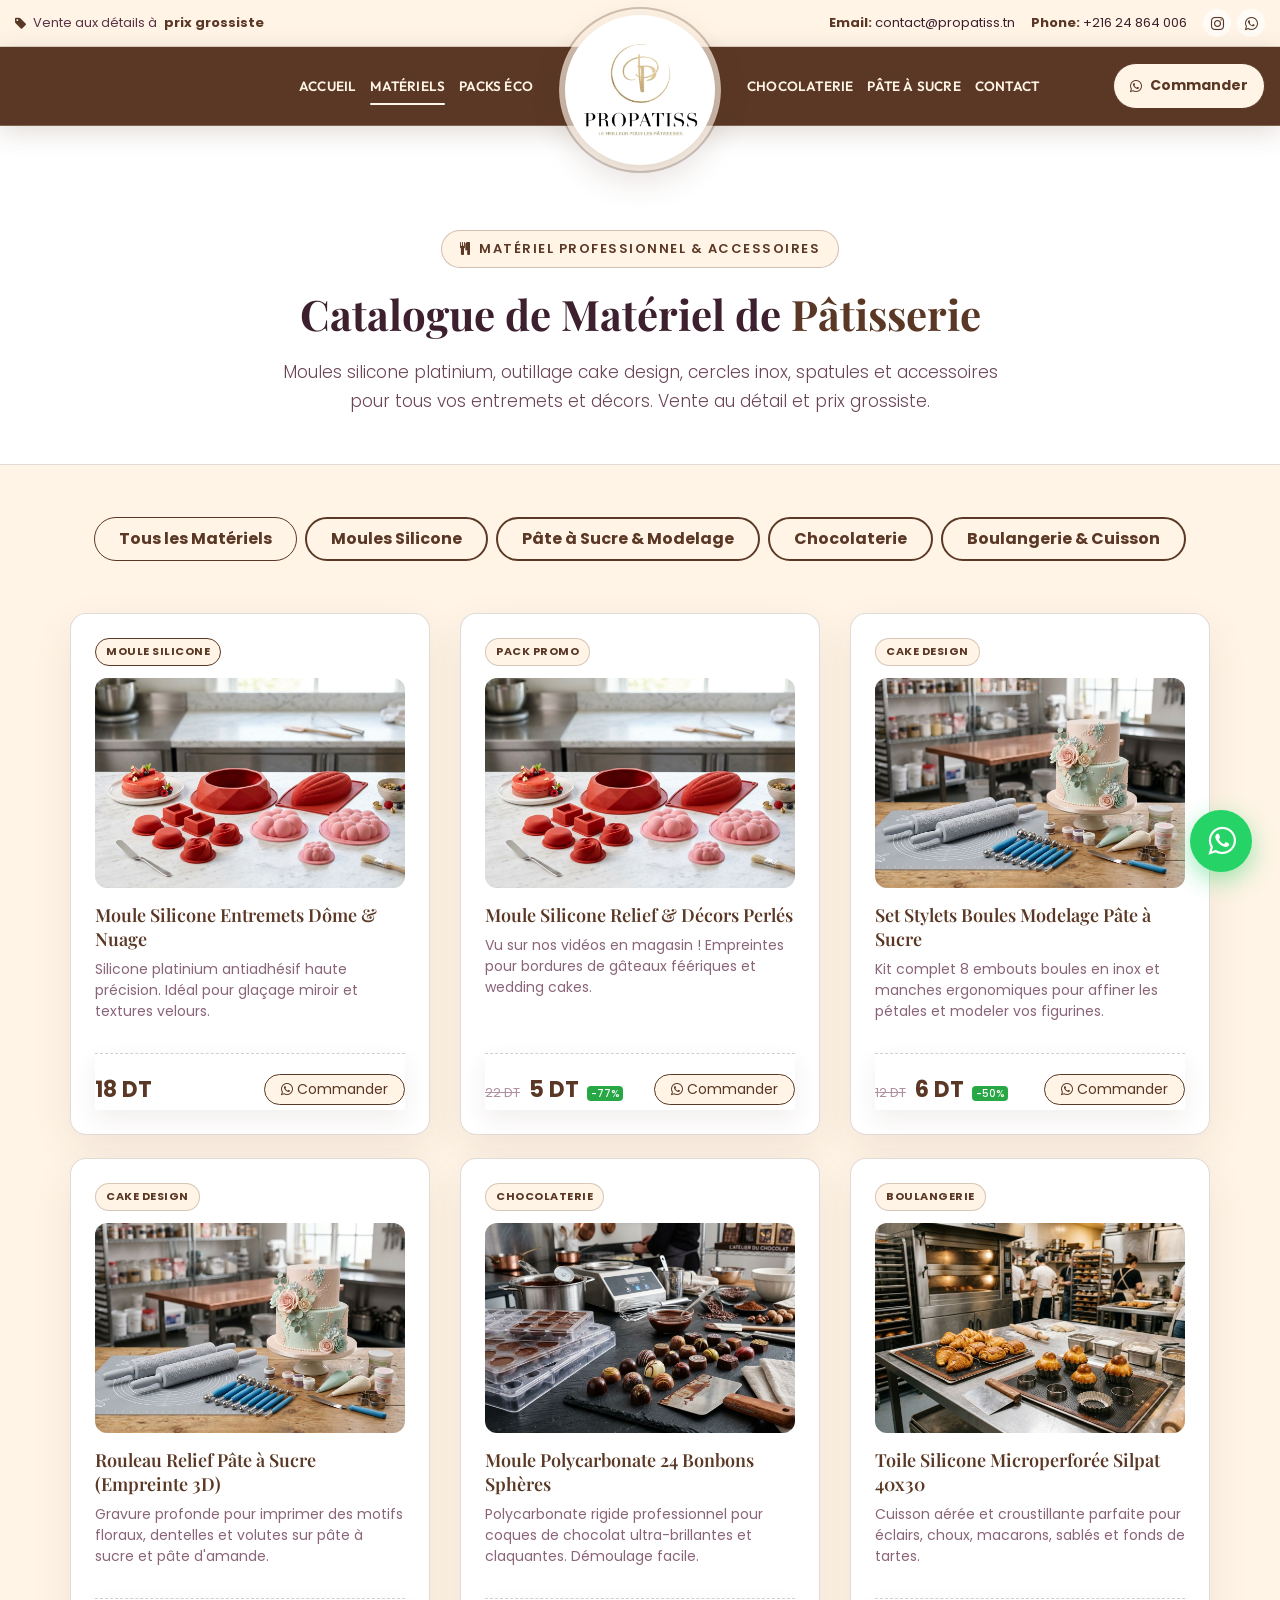
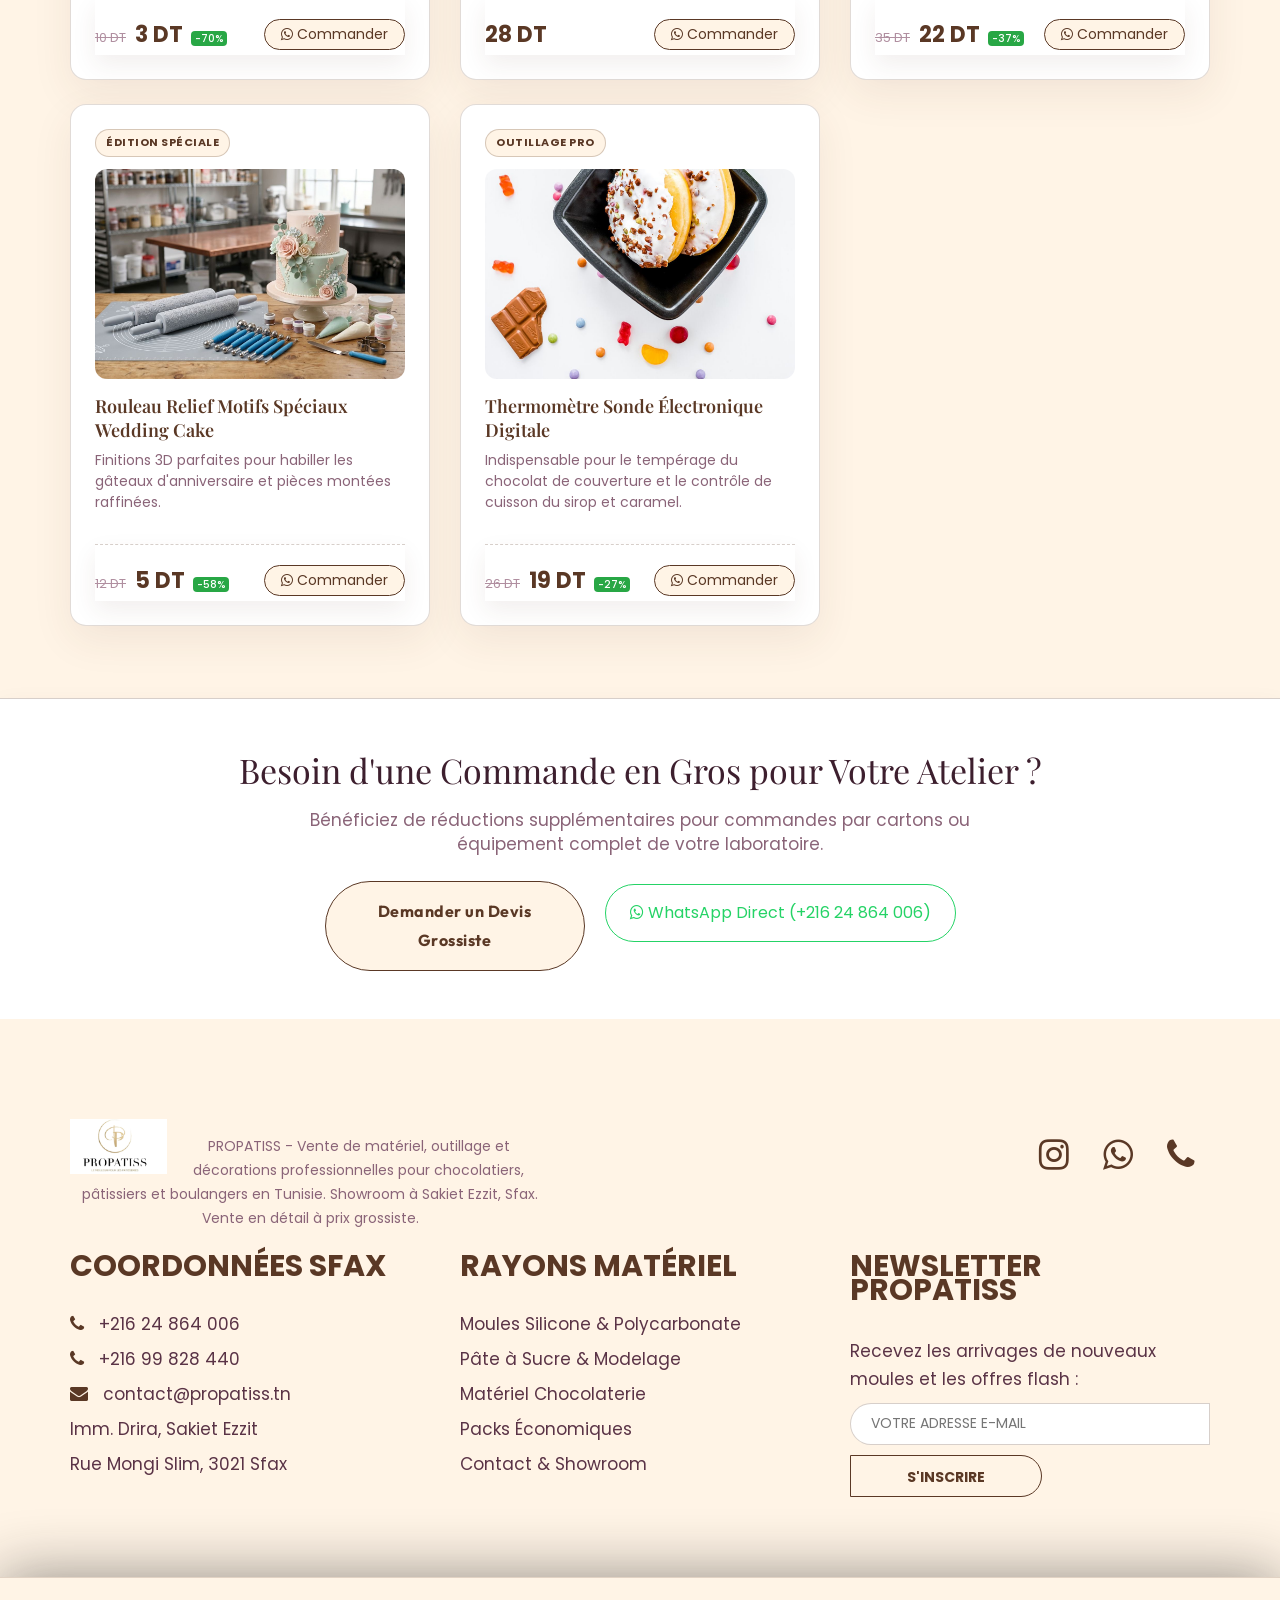
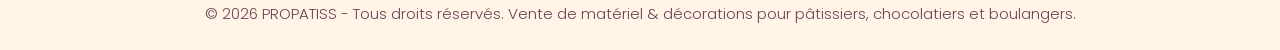
<file: product.html>
<!DOCTYPE html>
<html lang="fr">
   <head>
      <!-- basic -->
      <meta charset="utf-8">
   <meta name="theme-color" content="#ec4c8a">
      <meta http-equiv="X-UA-Compatible" content="IE=edge">
      <!-- mobile metas -->
      <meta name="viewport" content="width=device-width, initial-scale=1">
      <meta name="viewport" content="initial-scale=1, maximum-scale=1">
      <!-- site metas -->
      <title>Catalogue Matériel Pâtisserie | PROPATISS Sfax - Moules Silicone, Outils Cake Design</title>
      <meta name="keywords" content="Matériel pâtisserie Tunisie, moules silicone Sfax, cercle inox, spatule coudée, douilles pâtissières, Propatiss">
      <meta name="description" content="Découvrez notre catalogue complet de matériel et accessoires pour pâtissiers, chocolatiers et boulangers. Vente aux détails à prix grossiste chez PROPATISS.">
      <meta name="author" content="PROPATISS">
      <!-- bootstrap css -->
      <link rel="stylesheet" href="https://cdn.jsdelivr.net/npm/bootstrap@4.6.2/dist/css/bootstrap.min.css">
      <!-- style css -->
      <link rel="stylesheet" href="css/style.css">
      <!-- Responsive-->
      <link rel="stylesheet" href="css/responsive.css">
      <!-- Propatiss theme css -->
      <link rel="stylesheet" href="css/propatiss.css">
   <link rel="stylesheet" href="css/rose-theme.css">
      <!-- favicon -->
      <link rel="icon" href="data:image/svg+xml,<svg xmlns=%22http://www.w3.org/2000/svg%22 viewBox=%220 0 100 100%22><text y=%22.9em%22 font-size=%2290%22>🧁</text></svg>">
      <!-- Fonts & Icons -->
      <link rel="stylesheet" href="https://cdnjs.cloudflare.com/ajax/libs/font-awesome/4.7.0/css/font-awesome.min.css">
      <link rel="preconnect" href="https://fonts.googleapis.com">
      <link rel="preconnect" href="https://fonts.gstatic.com" crossorigin>
      <link href="https://fonts.googleapis.com/css2?family=Outfit:wght@400;500;600;700;800&family=Playfair+Display:ital,wght@0,600;0,700;1,400&family=Poppins:wght@300;400;500;600;700&display=swap" rel="stylesheet">
   
      <style>
         .pp-spinner{width:48px;height:48px;border:5px solid #ffd6e7;border-top-color:#ec4c8a;border-radius:50%;animation:pp-spin 0.8s linear infinite;}
         @keyframes pp-spin{to{transform:rotate(360deg);}}
      </style>
   </head>
   <!-- body -->
   <body class="main-layout propatiss-page">
      <!-- loader -->
      <div class="loader_bg">
         <div class="loader"><div class="pp-spinner"></div></div>
      </div>
      <!-- end loader -->

      <!-- Top Announcement bar -->
      <div class="pp-topbar">
      <div class="container pp-topbar-inner">
         <div class="pp-topbar-left">
            <span class="pp-topbar-item"><i class="fa fa-tag"></i> Vente aux détails à <strong>prix grossiste</strong></span>
            <span class="pp-topbar-item d-none d-md-inline-flex"><i class="fa fa-truck"></i> Expédition 24h/48h partout en Tunisie</span>
         </div>
         <div class="pp-topbar-right">
            <span class="pp-topbar-item d-none d-md-inline-flex"><a href="mailto:contact@propatiss.tn"><strong>Email:</strong> contact@propatiss.tn</a></span>
            <span class="pp-topbar-item"><a href="tel:+21624864006"><strong>Phone:</strong> +216 24 864 006</a></span>
            <span class="pp-social">
               <a href="https://www.instagram.com/propatiss_official/" target="_blank" rel="noopener" title="Instagram"><i class="fa fa-instagram"></i></a>
               <a href="https://wa.me/21624864006" target="_blank" rel="noopener" title="WhatsApp"><i class="fa fa-whatsapp"></i></a>
            </span>
         </div>
      </div>
   </div>
   <!-- Header : logo rond centré, menu réparti de chaque côté -->
   <header class="pp-header">
      <div class="container">
         <nav class="navbar navbar-expand-lg pp-navbar pp-nav">
            <a class="pp-logo-circle" href="index.html" title="PROPATISS - Accueil">
               <img src="images/propatiss-header.png" alt="PROPATISS - Le meilleur pour les pâtisseries">
            </a>
            <button class="navbar-toggler ml-auto" type="button" data-toggle="collapse" data-target="#propatissNavbar" aria-controls="propatissNavbar" aria-expanded="false" aria-label="Menu de navigation">
               <span class="navbar-toggler-icon"></span>
            </button>
            <div class="collapse navbar-collapse" id="propatissNavbar">
               <ul class="navbar-nav pp-nav-left">
                  <li class="nav-item"><a class="nav-link" href="index.html">Accueil</a></li>
                  <li class="nav-item active"><a class="nav-link" href="product.html">Matériels</a></li>
                  <li class="nav-item"><a class="nav-link" href="combos.html">Packs Éco <span class="nav-badge">Promos</span></a></li>
               </ul>
               <div class="pp-logo-spacer" aria-hidden="true"></div>
               <ul class="navbar-nav pp-nav-right">
                  <li class="nav-item"><a class="nav-link" href="luxury.html">Chocolaterie</a></li>
                  <li class="nav-item"><a class="nav-link" href="sugarfree.html">Pâte à Sucre</a></li>
                  <li class="nav-item"><a class="nav-link" href="contact.html">Contact</a></li>
                  <li class="nav-item pp-nav-cta-item"><a class="pp-nav-cta" href="https://wa.me/21624864006?text=Bonjour%20PROPATISS,%20je%20souhaite%20commander%20du%20mat%C3%A9riel%20de%20p%C3%A2tisserie" target="_blank" rel="noopener"><i class="fa fa-whatsapp"></i> Commander</a></li>
               </ul>
            </div>
         </nav>
      </div>
   </header>

      <!-- Page Banner -->
      <section class="pp-hero py-5">
         <div class="container text-center">
            <div class="pp-badge"><i class="fa fa-cutlery"></i> MATÉRIEL PROFESSIONNEL &amp; ACCESSOIRES</div>
            <h1 style="font-family:'Playfair Display',serif; color:#3d1f2e; font-size:42px;">
               Catalogue de Matériel de <span>Pâtisserie</span>
            </h1>
            <p style="color:#6b4557; max-width:750px; margin:0 auto;" class="lead">
               Moules silicone platinium, outillage cake design, cercles inox, spatules et accessoires pour tous vos entremets et décors. Vente au détail et prix grossiste.
            </p>
         </div>
      </section>

      <!-- Products Grid -->
      <section class="py-5">
         <div class="container">
            <!-- Filter Bar -->
            <div class="d-flex justify-content-center flex-wrap gap-2 mb-5">
               <button class="btn btn-warning m-1 px-4 py-2 font-weight-bold filter-btn active" style="background:#ec4c8a; border-color:#ec4c8a; color:#ffffff; border-radius:30px;" onclick="filterProducts('all', this)">
                  Tous les Matériels
               </button>
               <button class="btn btn-outline-warning m-1 px-4 py-2 font-weight-bold filter-btn" style="border-color:#ec4c8a; color:#d6336c; border-radius:30px;" onclick="filterProducts('silicone', this)">
                  Moules Silicone
               </button>
               <button class="btn btn-outline-warning m-1 px-4 py-2 font-weight-bold filter-btn" style="border-color:#ec4c8a; color:#d6336c; border-radius:30px;" onclick="filterProducts('cakedesign', this)">
                  Pâte à Sucre &amp; Modelage
               </button>
               <button class="btn btn-outline-warning m-1 px-4 py-2 font-weight-bold filter-btn" style="border-color:#ec4c8a; color:#d6336c; border-radius:30px;" onclick="filterProducts('chocolat', this)">
                  Chocolaterie
               </button>
               <button class="btn btn-outline-warning m-1 px-4 py-2 font-weight-bold filter-btn" style="border-color:#ec4c8a; color:#d6336c; border-radius:30px;" onclick="filterProducts('boulangerie', this)">
                  Boulangerie &amp; Cuisson
               </button>
            </div>

            <div class="row" id="productGrid">
               <!-- Product 1 -->
               <div class="col-lg-4 col-md-6 mb-4 prod-item" data-cat="silicone">
                  <div class="pp-prod-card h-100 d-flex flex-column text-left p-4">
                     <span class="pp-prod-badge align-self-start">MOULE SILICONE</span>
                     <img src="images/moule_silicone.jpg" alt="Moule Silicone Dôme" style="height:210px; width:100%; object-fit:cover; border-radius:12px; margin-bottom:15px;" />
                     <h4 style="color:#3d1f2e; font-family:'Playfair Display',serif;">Moule Silicone Entremets Dôme &amp; Nuage</h4>
                     <p style="color:#8a6478; font-size:14px; flex-grow:1;">
                        Silicone platinium antiadhésif haute précision. Idéal pour glaçage miroir et textures velours.
                     </p>
                     <div class="d-flex justify-content-between align-items-center mt-3 pt-3" style="border-top:1px dashed rgba(236,76,138,0.3);">
                        <strong style="color:#d6336c; font-size:22px;">18 DT</strong>
                        <a href="https://wa.me/21624864006?text=Bonjour%20PROPATISS,%20je%20souhaite%20commander%20le%20Moule%20Silicone%20Entremets%20Dôme%20à%2018%20DT" target="_blank" class="btn btn-sm btn-success rounded-pill px-3" style="background:#25D366; border:none;">
                           <i class="fa fa-whatsapp"></i> Commander
                        </a>
                     </div>
                  </div>
               </div>

               <!-- Product 2 -->
               <div class="col-lg-4 col-md-6 mb-4 prod-item" data-cat="silicone">
                  <div class="pp-prod-card h-100 d-flex flex-column text-left p-4">
                     <span class="pp-prod-badge align-self-start" style="background:#f472b6;">PACK PROMO</span>
                     <img src="images/moule_silicone.jpg" alt="Moule silicone relief" style="height:210px; width:100%; object-fit:cover; border-radius:12px; margin-bottom:15px;" />
                     <h4 style="color:#3d1f2e; font-family:'Playfair Display',serif;">Moule Silicone Relief &amp; Décors Perlés</h4>
                     <p style="color:#8a6478; font-size:14px; flex-grow:1;">
                        Vu sur nos vidéos en magasin ! Empreintes pour bordures de gâteaux féériques et wedding cakes.
                     </p>
                     <div class="d-flex justify-content-between align-items-center mt-3 pt-3" style="border-top:1px dashed rgba(236,76,138,0.3);">
                        <div>
                           <span style="text-decoration:line-through; color:#b08fa0; font-size:13px; margin-right:5px;">22 DT</span>
                           <strong style="color:#d6336c; font-size:22px;">5 DT</strong>
                        </div>
                        <a href="https://wa.me/21624864006?text=Bonjour%20PROPATISS,%20je%20souhaite%20commander%20le%20Moule%20Silicone%20Relief%20à%205%20DT" target="_blank" class="btn btn-sm btn-success rounded-pill px-3" style="background:#25D366; border:none;">
                           <i class="fa fa-whatsapp"></i> Commander
                        </a>
                     </div>
                  </div>
               </div>

               <!-- Product 3 -->
               <div class="col-lg-4 col-md-6 mb-4 prod-item" data-cat="cakedesign">
                  <div class="pp-prod-card h-100 d-flex flex-column text-left p-4">
                     <span class="pp-prod-badge align-self-start" style="background:#a21caf;">CAKE DESIGN</span>
                     <img src="images/pate_sucre_outils.jpg" alt="Piquets de modelage" style="height:210px; width:100%; object-fit:cover; border-radius:12px; margin-bottom:15px;" />
                     <h4 style="color:#3d1f2e; font-family:'Playfair Display',serif;">Set Stylets Boules Modelage Pâte à Sucre</h4>
                     <p style="color:#8a6478; font-size:14px; flex-grow:1;">
                        Kit complet 8 embouts boules en inox et manches ergonomiques pour affiner les pétales et modeler vos figurines.
                     </p>
                     <div class="d-flex justify-content-between align-items-center mt-3 pt-3" style="border-top:1px dashed rgba(236,76,138,0.3);">
                        <div>
                           <span style="text-decoration:line-through; color:#b08fa0; font-size:13px; margin-right:5px;">12 DT</span>
                           <strong style="color:#d6336c; font-size:22px;">6 DT</strong>
                        </div>
                        <a href="https://wa.me/21624864006?text=Bonjour%20PROPATISS,%20je%20souhaite%20commander%20le%20Set%20Stylets%20Boules%20à%206%20DT" target="_blank" class="btn btn-sm btn-success rounded-pill px-3" style="background:#25D366; border:none;">
                           <i class="fa fa-whatsapp"></i> Commander
                        </a>
                     </div>
                  </div>
               </div>

               <!-- Product 4 -->
               <div class="col-lg-4 col-md-6 mb-4 prod-item" data-cat="cakedesign">
                  <div class="pp-prod-card h-100 d-flex flex-column text-left p-4">
                     <span class="pp-prod-badge align-self-start" style="background:#a21caf;">CAKE DESIGN</span>
                     <img src="images/pate_sucre_outils.jpg" alt="Rouleau relief pâte à sucre" style="height:210px; width:100%; object-fit:cover; border-radius:12px; margin-bottom:15px;" />
                     <h4 style="color:#3d1f2e; font-family:'Playfair Display',serif;">Rouleau Relief Pâte à Sucre (Empreinte 3D)</h4>
                     <p style="color:#8a6478; font-size:14px; flex-grow:1;">
                        Gravure profonde pour imprimer des motifs floraux, dentelles et volutes sur pâte à sucre et pâte d'amande.
                     </p>
                     <div class="d-flex justify-content-between align-items-center mt-3 pt-3" style="border-top:1px dashed rgba(236,76,138,0.3);">
                        <div>
                           <span style="text-decoration:line-through; color:#b08fa0; font-size:13px; margin-right:5px;">10 DT</span>
                           <strong style="color:#d6336c; font-size:22px;">3 DT</strong>
                        </div>
                        <a href="https://wa.me/21624864006?text=Bonjour%20PROPATISS,%20je%20souhaite%20commander%20le%20Rouleau%20Relief%20à%203%20DT" target="_blank" class="btn btn-sm btn-success rounded-pill px-3" style="background:#25D366; border:none;">
                           <i class="fa fa-whatsapp"></i> Commander
                        </a>
                     </div>
                  </div>
               </div>

               <!-- Product 5 -->
               <div class="col-lg-4 col-md-6 mb-4 prod-item" data-cat="chocolat">
                  <div class="pp-prod-card h-100 d-flex flex-column text-left p-4">
                     <span class="pp-prod-badge align-self-start" style="background:#9d174d;">CHOCOLATERIE</span>
                     <img src="images/chocolaterie_moules.jpg" alt="Moules polycarbonate" style="height:210px; width:100%; object-fit:cover; border-radius:12px; margin-bottom:15px;" />
                     <h4 style="color:#3d1f2e; font-family:'Playfair Display',serif;">Moule Polycarbonate 24 Bonbons Sphères</h4>
                     <p style="color:#8a6478; font-size:14px; flex-grow:1;">
                        Polycarbonate rigide professionnel pour coques de chocolat ultra-brillantes et claquantes. Démoulage facile.
                     </p>
                     <div class="d-flex justify-content-between align-items-center mt-3 pt-3" style="border-top:1px dashed rgba(236,76,138,0.3);">
                        <strong style="color:#d6336c; font-size:22px;">28 DT</strong>
                        <a href="https://wa.me/21624864006?text=Bonjour%20PROPATISS,%20je%20souhaite%20commander%20le%20Moule%20Polycarbonate%20Sphères%20à%2028%20DT" target="_blank" class="btn btn-sm btn-success rounded-pill px-3" style="background:#25D366; border:none;">
                           <i class="fa fa-whatsapp"></i> Commander
                        </a>
                     </div>
                  </div>
               </div>

               <!-- Product 6 -->
               <div class="col-lg-4 col-md-6 mb-4 prod-item" data-cat="boulangerie">
                  <div class="pp-prod-card h-100 d-flex flex-column text-left p-4">
                     <span class="pp-prod-badge align-self-start" style="background:#db2777;">BOULANGERIE</span>
                     <img src="images/boulangerie_materiel.jpg" alt="Toile silpat cuisson" style="height:210px; width:100%; object-fit:cover; border-radius:12px; margin-bottom:15px;" />
                     <h4 style="color:#3d1f2e; font-family:'Playfair Display',serif;">Toile Silicone Microperforée Silpat 40x30</h4>
                     <p style="color:#8a6478; font-size:14px; flex-grow:1;">
                        Cuisson aérée et croustillante parfaite pour éclairs, choux, macarons, sablés et fonds de tartes.
                     </p>
                     <div class="d-flex justify-content-between align-items-center mt-3 pt-3" style="border-top:1px dashed rgba(236,76,138,0.3);">
                        <div>
                           <span style="text-decoration:line-through; color:#b08fa0; font-size:13px; margin-right:5px;">35 DT</span>
                           <strong style="color:#d6336c; font-size:22px;">22 DT</strong>
                        </div>
                        <a href="https://wa.me/21624864006?text=Bonjour%20PROPATISS,%20je%20souhaite%20commander%20la%20Toile%20Silpat%20à%2022%20DT" target="_blank" class="btn btn-sm btn-success rounded-pill px-3" style="background:#25D366; border:none;">
                           <i class="fa fa-whatsapp"></i> Commander
                        </a>
                     </div>
                  </div>
               </div>
            </div>
         </div>
      </section>

      <!-- Wholesale Request CTA -->
      <section class="py-5" style="background:#fff5f9; border-top:1px solid rgba(236,76,138,0.3);">
         <div class="container text-center">
            <h2 style="font-family:'Playfair Display',serif; color:#3d1f2e; font-size:34px; margin-bottom:15px;">
               Besoin d'une Commande en Gros pour Votre Atelier ?
            </h2>
            <p style="color:#8a6478; max-width:700px; margin:0 auto 25px;">
               Bénéficiez de réductions supplémentaires pour commandes par cartons ou équipement complet de votre laboratoire.
            </p>
            <a href="contact.html" class="pp-btn-submit mr-2" style="max-width:260px; display:inline-flex;">
               Demander un Devis Grossiste
            </a>
            <a href="https://wa.me/21624864006" target="_blank" class="btn btn-outline-success px-4 py-3 rounded-pill ml-2" style="border-color:#25D366; color:#25D366;">
               <i class="fa fa-whatsapp"></i> WhatsApp Direct (+216 24 864 006)
            </a>
         </div>
      </section>

      <!-- Footer -->
      <footer>
         <div class="footer">
            <div class="container">
               <div class="row">
                  <div class="col-md-6 mb-4 mb-md-0">
                     <a class="logo_footer" href="index.html">
                        <img src="images/propatiss.png" alt="PROPATISS" style="height: 55px; width: auto;"/>
                     </a>
                     <p style="color: #8a6478; margin-top: 15px; font-size: 14px; max-width: 480px;">
                        PROPATISS - Vente de matériel, outillage et décorations professionnelles pour chocolatiers, pâtissiers et boulangers en Tunisie. Showroom à Sakiet Ezzit, Sfax. Vente en détail à prix grossiste.
                     </p>
                  </div>
                  <div class="col-md-6">
                     <ul class="social_icon text_align_right">
                        <li><a href="https://www.instagram.com/propatiss_official/" target="_blank" title="Instagram"><i class="fa fa-instagram" aria-hidden="true"></i></a></li>
                        <li><a href="https://wa.me/21624864006" target="_blank" title="WhatsApp"><i class="fa fa-whatsapp" aria-hidden="true"></i></a></li>
                        <li><a href="tel:+21624864006" title="Téléphone"><i class="fa fa-phone" aria-hidden="true"></i></a></li>
                     </ul>
                  </div>

                  <div class="col-md-8 mt-4">
                     <div class="row">
                        <div class="col-md-6">
                           <div class="infoma text_align_left">
                              <h3>COORDONNÉES SFAX</h3>
                              <ul class="conta">
                                 <li><i class="fa fa-phone" aria-hidden="true"></i> +216 24 864 006</li>
                                 <li><i class="fa fa-phone" aria-hidden="true"></i> +216 99 828 440</li>
                                 <li><i class="fa fa-envelope" aria-hidden="true"></i> contact@propatiss.tn</li>
                                 <li>Imm. Drira, Sakiet Ezzit</li>
                                 <li>Rue Mongi Slim, 3021 Sfax</li>
                              </ul>
                           </div>
                        </div>
                        <div class="col-md-6">
                           <div class="infoma text_align_left">
                              <h3>RAYONS MATÉRIEL</h3>
                              <ul class="servi">
                                 <li><a href="product.html">Moules Silicone &amp; Polycarbonate</a></li>
                                 <li><a href="sugarfree.html">Pâte à Sucre &amp; Modelage</a></li>
                                 <li><a href="luxury.html">Matériel Chocolaterie</a></li>
                                 <li><a href="combos.html">Packs Économiques</a></li>
                                 <li><a href="contact.html">Contact &amp; Showroom</a></li>
                              </ul>
                           </div>
                        </div>
                     </div>
                  </div>

                  <div class="col-md-4 mt-4">
                     <div class="infoma text_align_left">
                        <h3>NEWSLETTER PROPATISS</h3>
                        <p>Recevez les arrivages de nouveaux moules et les offres flash :</p>
                        <form class="form_subscri" onsubmit="event.preventDefault(); alert('Merci pour votre inscription à la newsletter PROPATISS !');">
                           <input class="newsl" placeholder="Votre adresse e-mail" type="email" required>
                           <button class="subsci_btn">S'INSCRIRE</button>
                        </form>
                     </div>
                  </div>
               </div>
            </div>
            
            <div class="copyright">
               <div class="container">
                  <div class="row">
                     <div class="col-md-12">
                        <p>© 2026 PROPATISS - Tous droits réservés. Vente de matériel &amp; décorations pour pâtissiers, chocolatiers et boulangers.</p>
                     </div>
                  </div>
               </div>
            </div>
         </div>
      </footer>

      <!-- Floating WhatsApp Quick Button -->
      <a href="https://wa.me/21624864006?text=Bonjour%20PROPATISS,%20je%20souhaite%20commander%20du%20mat%C3%A9riel%20de%20p%C3%A2tisserie" target="_blank" class="pp-floating-wa" title="Commander via WhatsApp">
         <i class="fa fa-whatsapp"></i>
         <span class="pp-wa-tooltip">Discuter sur WhatsApp</span>
      </a>

      <!-- Javascript files -->
      <script src="https://cdn.jsdelivr.net/npm/jquery@3.6.0/dist/jquery.min.js"></script>
      <script src="https://cdn.jsdelivr.net/npm/bootstrap@4.6.2/dist/js/bootstrap.bundle.min.js"></script>
      <script src="js/products-data.js"></script>
      <script>
         let currentCategory = 'all';

         function renderCatalogProducts() {
            if (!window.ProductStore) return;
            const articles = ProductStore.getArticles();
            if (!articles || articles.length === 0) return;

            const $grid = $('#productGrid');
            $grid.empty();

            articles.forEach(article => {
               const hasPromo = article.oldPrice && article.oldPrice > article.price;
               const discountPercent = hasPromo ? Math.round(((article.oldPrice - article.price) / article.oldPrice) * 100) : 0;
               const waUrl = ProductStore.getWhatsAppLink(article);
               const badgeStyle = article.badgeColor ? `style="background:${article.badgeColor};"` : '';
               const badgeHtml = article.badge ? `<span class="pp-prod-badge align-self-start" ${badgeStyle}>${escapeHtml(article.badge)}</span>` : '';

               const itemHtml = `
                  <div class="col-lg-4 col-md-6 mb-4 prod-item" data-cat="${escapeHtml(article.category)}">
                     <div class="pp-prod-card h-100 d-flex flex-column text-left p-4">
                        ${badgeHtml}
                        <img src="${article.image || 'images/moule_silicone.jpg'}" alt="${escapeHtml(article.title)}" style="height:210px; width:100%; object-fit:cover; border-radius:12px; margin-bottom:15px;" />
                        <h4 style="color:#3d1f2e; font-family:'Playfair Display',serif;">${escapeHtml(article.title)}</h4>
                        <p style="color:#8a6478; font-size:14px; flex-grow:1;">
                           ${escapeHtml(article.description || '')}
                        </p>
                        <div class="d-flex justify-content-between align-items-center mt-3 pt-3" style="border-top:1px dashed rgba(236,76,138,0.3);">
                           <div>
                              ${hasPromo ? `<span style="text-decoration:line-through; color:#b08fa0; font-size:13px; margin-right:5px;">${article.oldPrice} DT</span>` : ''}
                              <strong style="color:#d6336c; font-size:22px;">${article.price} DT</strong>
                              ${hasPromo ? `<span class="badge badge-success ml-1" style="font-size:10px;">-${discountPercent}%</span>` : ''}
                           </div>
                           <a href="${waUrl}" target="_blank" class="btn btn-sm btn-success rounded-pill px-3" style="background:#25D366; border:none;">
                              <i class="fa fa-whatsapp"></i> Commander
                           </a>
                        </div>
                     </div>
                  </div>
               `;
               $grid.append(itemHtml);
            });

            // Re-apply current category filter
            applyCategoryFilter(currentCategory);
         }

         function escapeHtml(text) {
            if (!text) return '';
            return String(text)
               .replace(/&/g, '&amp;')
               .replace(/</g, '&lt;')
               .replace(/>/g, '&gt;')
               .replace(/"/g, '&quot;')
               .replace(/'/g, '&#039;');
         }

         function filterProducts(category, btn) {
            currentCategory = category;
            $('.filter-btn').removeClass('active btn-warning').addClass('btn-outline-warning');
            $(btn).addClass('active btn-warning').removeClass('btn-outline-warning');
            applyCategoryFilter(category);
         }

         function applyCategoryFilter(category) {
            if (category === 'all') {
               $('.prod-item').fadeIn(300);
            } else {
               $('.prod-item').hide();
               $('.prod-item[data-cat="' + category + '"]').fadeIn(300);
            }
         }

         $(function() {
            setTimeout(function() {
               $('.loader_bg').fadeOut(300);
            }, 400);

            renderCatalogProducts();

            // Refresh on any store change
            window.addEventListener('propatiss:articles-changed', function() {
               renderCatalogProducts();
            });
         });
      </script>
      <script src="js/rose-animations.js" defer></script>
</body>
</html>
</file>
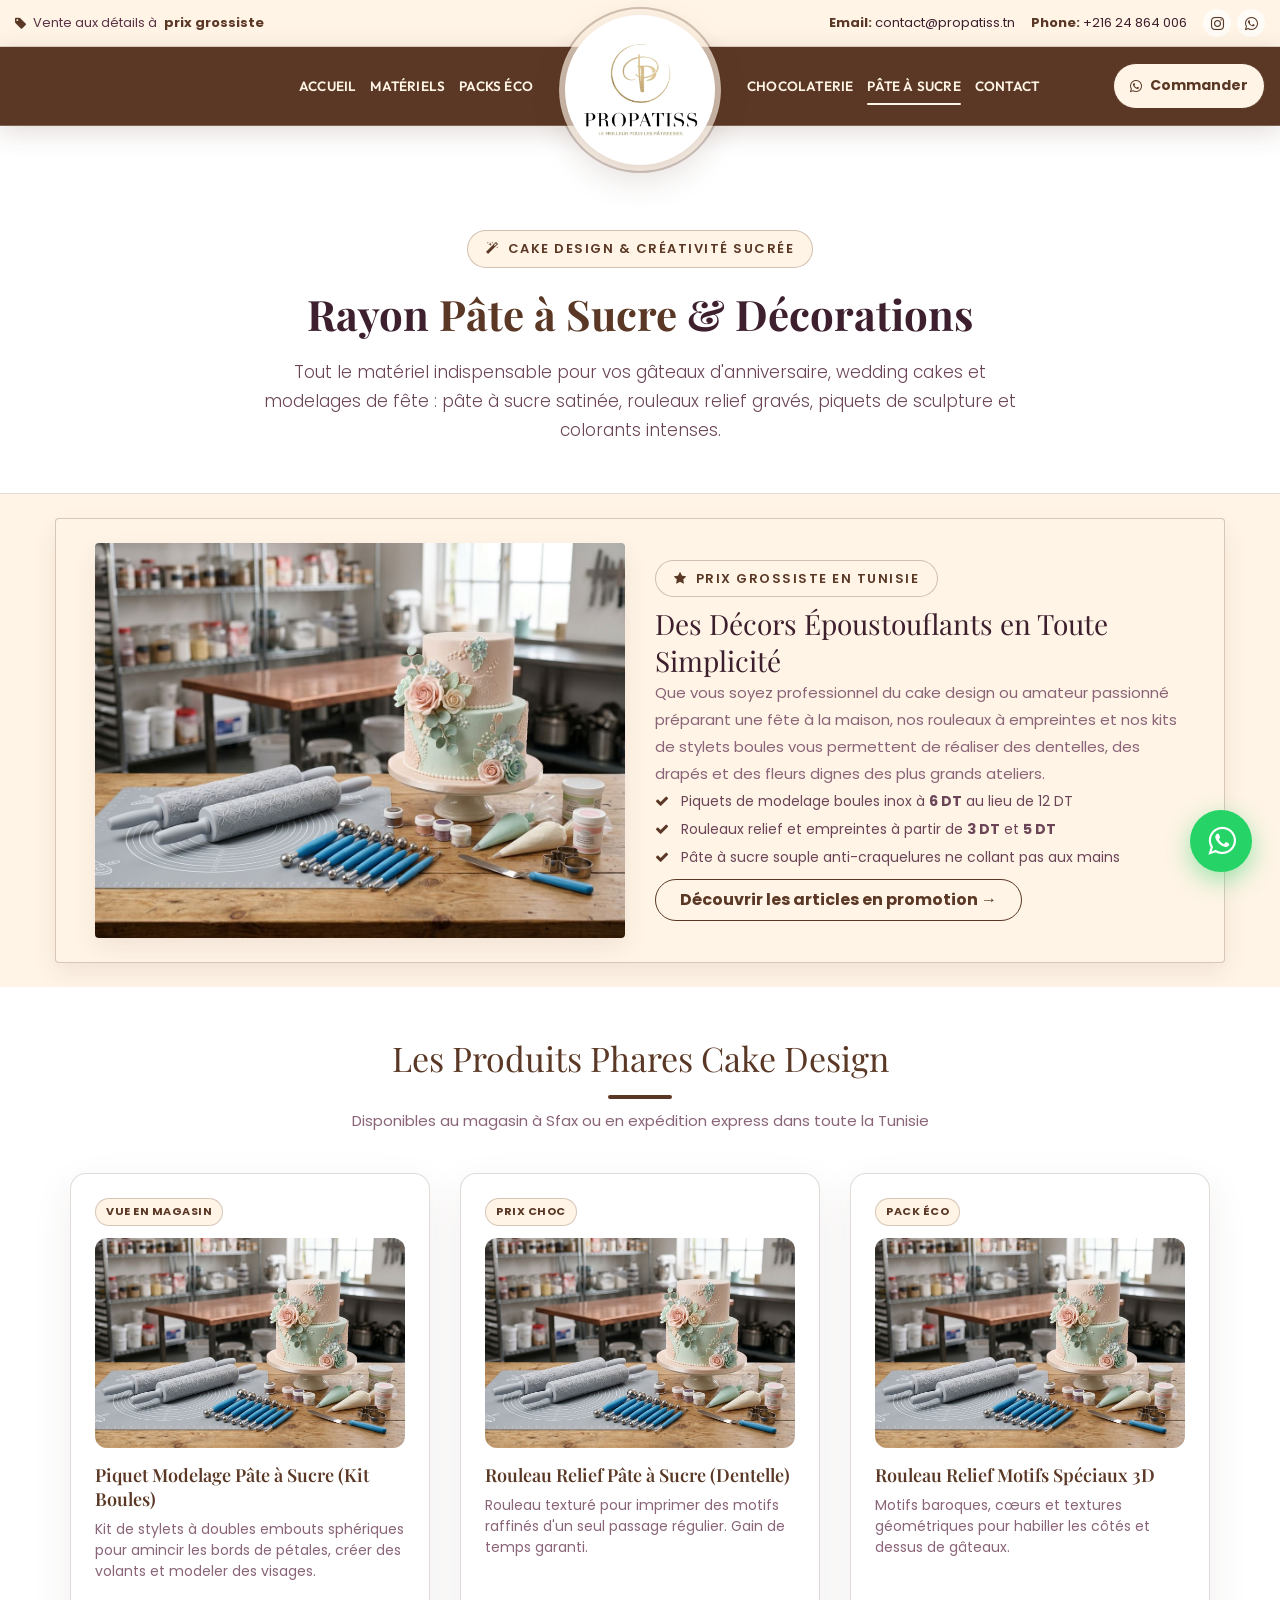
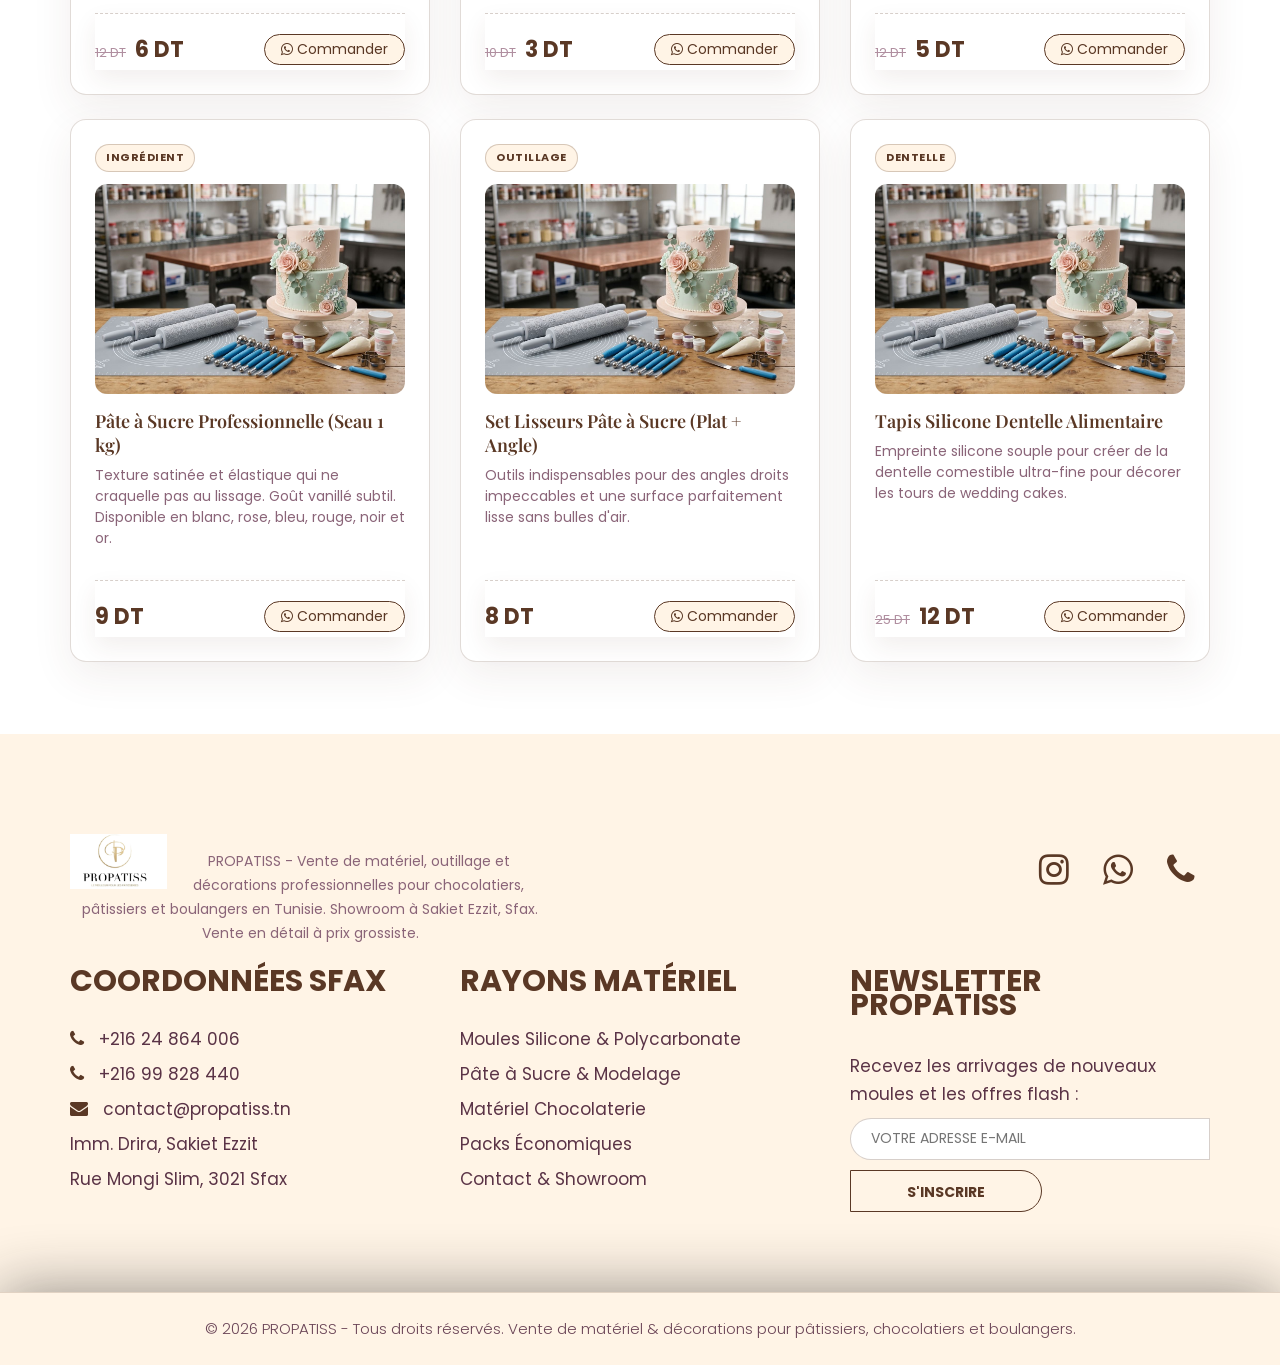
<file: sugarfree.html>
<!DOCTYPE html>
<html lang="fr">
   <head>
      <!-- basic -->
      <meta charset="utf-8">
   <meta name="theme-color" content="#ec4c8a">
      <meta http-equiv="X-UA-Compatible" content="IE=edge">
      <!-- mobile metas -->
      <meta name="viewport" content="width=device-width, initial-scale=1">
      <meta name="viewport" content="initial-scale=1, maximum-scale=1">
      <!-- site metas -->
      <title>Pâte à Sucre & Cake Design | PROPATISS Sfax - Rouleaux Relief, Modelage & Décorations</title>
      <meta name="keywords" content="Pâte à sucre Tunisie, rouleau relief pâte à sucre, piquet modelage 6 dt, cake design Sfax, Propatiss">
      <meta name="description" content="Rayon Cake Design & Pâte à Sucre chez PROPATISS : pâte à sucre professionnelle, rouleaux relief dès 3 DT, stylets de modelage à 6 DT et colorants. Vente détail et gros.">
      <meta name="author" content="PROPATISS">
      <!-- bootstrap css -->
      <link rel="stylesheet" href="https://cdn.jsdelivr.net/npm/bootstrap@4.6.2/dist/css/bootstrap.min.css">
      <!-- style css -->
      <link rel="stylesheet" href="css/style.css">
      <!-- Responsive-->
      <link rel="stylesheet" href="css/responsive.css">
      <!-- Propatiss theme css -->
      <link rel="stylesheet" href="css/propatiss.css">
   <link rel="stylesheet" href="css/rose-theme.css">
      <!-- favicon -->
      <link rel="icon" href="data:image/svg+xml,<svg xmlns=%22http://www.w3.org/2000/svg%22 viewBox=%220 0 100 100%22><text y=%22.9em%22 font-size=%2290%22>🧁</text></svg>">
      <!-- Fonts & Icons -->
      <link rel="stylesheet" href="https://cdnjs.cloudflare.com/ajax/libs/font-awesome/4.7.0/css/font-awesome.min.css">
      <link rel="preconnect" href="https://fonts.googleapis.com">
      <link rel="preconnect" href="https://fonts.gstatic.com" crossorigin>
      <link href="https://fonts.googleapis.com/css2?family=Outfit:wght@400;500;600;700;800&family=Playfair+Display:ital,wght@0,600;0,700;1,400&family=Poppins:wght@300;400;500;600;700&display=swap" rel="stylesheet">
   
      <style>
         .pp-spinner{width:48px;height:48px;border:5px solid #ffd6e7;border-top-color:#ec4c8a;border-radius:50%;animation:pp-spin 0.8s linear infinite;}
         @keyframes pp-spin{to{transform:rotate(360deg);}}
      </style>
   </head>
   <!-- body -->
   <body class="main-layout propatiss-page">
      <!-- loader -->
      <div class="loader_bg">
         <div class="loader"><div class="pp-spinner"></div></div>
      </div>
      <!-- end loader -->

      <!-- Top Announcement bar -->
      <div class="pp-topbar">
      <div class="container pp-topbar-inner">
         <div class="pp-topbar-left">
            <span class="pp-topbar-item"><i class="fa fa-tag"></i> Vente aux détails à <strong>prix grossiste</strong></span>
            <span class="pp-topbar-item d-none d-md-inline-flex"><i class="fa fa-truck"></i> Expédition 24h/48h partout en Tunisie</span>
         </div>
         <div class="pp-topbar-right">
            <span class="pp-topbar-item d-none d-md-inline-flex"><a href="mailto:contact@propatiss.tn"><strong>Email:</strong> contact@propatiss.tn</a></span>
            <span class="pp-topbar-item"><a href="tel:+21624864006"><strong>Phone:</strong> +216 24 864 006</a></span>
            <span class="pp-social">
               <a href="https://www.instagram.com/propatiss_official/" target="_blank" rel="noopener" title="Instagram"><i class="fa fa-instagram"></i></a>
               <a href="https://wa.me/21624864006" target="_blank" rel="noopener" title="WhatsApp"><i class="fa fa-whatsapp"></i></a>
            </span>
         </div>
      </div>
   </div>
   <!-- Header : logo rond centré, menu réparti de chaque côté -->
   <header class="pp-header">
      <div class="container">
         <nav class="navbar navbar-expand-lg pp-navbar pp-nav">
            <a class="pp-logo-circle" href="index.html" title="PROPATISS - Accueil">
               <img src="images/propatiss-header.png" alt="PROPATISS - Le meilleur pour les pâtisseries">
            </a>
            <button class="navbar-toggler ml-auto" type="button" data-toggle="collapse" data-target="#propatissNavbar" aria-controls="propatissNavbar" aria-expanded="false" aria-label="Menu de navigation">
               <span class="navbar-toggler-icon"></span>
            </button>
            <div class="collapse navbar-collapse" id="propatissNavbar">
               <ul class="navbar-nav pp-nav-left">
                  <li class="nav-item"><a class="nav-link" href="index.html">Accueil</a></li>
                  <li class="nav-item"><a class="nav-link" href="product.html">Matériels</a></li>
                  <li class="nav-item"><a class="nav-link" href="combos.html">Packs Éco <span class="nav-badge">Promos</span></a></li>
               </ul>
               <div class="pp-logo-spacer" aria-hidden="true"></div>
               <ul class="navbar-nav pp-nav-right">
                  <li class="nav-item"><a class="nav-link" href="luxury.html">Chocolaterie</a></li>
                  <li class="nav-item active"><a class="nav-link" href="sugarfree.html">Pâte à Sucre</a></li>
                  <li class="nav-item"><a class="nav-link" href="contact.html">Contact</a></li>
                  <li class="nav-item pp-nav-cta-item"><a class="pp-nav-cta" href="https://wa.me/21624864006?text=Bonjour%20PROPATISS,%20je%20souhaite%20commander%20du%20mat%C3%A9riel%20de%20p%C3%A2tisserie" target="_blank" rel="noopener"><i class="fa fa-whatsapp"></i> Commander</a></li>
               </ul>
            </div>
         </nav>
      </div>
   </header>

      <!-- Hero Header Section -->
      <section class="pp-hero py-5">
         <div class="container text-center">
            <div class="pp-badge"><i class="fa fa-magic"></i> CAKE DESIGN &amp; CRÉATIVITÉ SUCRÉE</div>
            <h1 style="font-family:'Playfair Display',serif; color:#3d1f2e; font-size:42px;">
               Rayon <span>Pâte à Sucre</span> &amp; Décorations
            </h1>
            <p style="color:#6b4557; max-width:760px; margin:0 auto;" class="lead">
               Tout le matériel indispensable pour vos gâteaux d'anniversaire, wedding cakes et modelages de fête : pâte à sucre satinée, rouleaux relief gravés, piquets de sculpture et colorants intenses.
            </p>
         </div>
      </section>

      <!-- Visual Showcase Banner -->
      <section class="py-4">
         <div class="container">
            <div class="row align-items-center p-4 rounded" style="background:#fff5f9; border:1px solid rgba(236,76,138,0.35);">
               <div class="col-lg-6 mb-4 mb-lg-0">
                  <img src="images/pate_sucre_outils.jpg" alt="Pâte à Sucre et Décoration Propatiss" class="img-fluid rounded" style="box-shadow:0 10px 30px rgba(236,76,138,0.18);" />
               </div>
               <div class="col-lg-6 text-lg-left text-center">
                  <div class="pp-badge mb-2"><i class="fa fa-star"></i> PRIX GROSSISTE EN TUNISIE</div>
                  <h3 style="font-family:'Playfair Display',serif; color:#3d1f2e; font-size:28px;">
                     Des Décors Époustouflants en Toute Simplicité
                  </h3>
                  <p style="color:#8a6478; line-height:1.8; font-size:15px;">
                     Que vous soyez professionnel du cake design ou amateur passionné préparant une fête à la maison, nos rouleaux à empreintes et nos kits de stylets boules vous permettent de réaliser des dentelles, des drapés et des fleurs dignes des plus grands ateliers.
                  </p>
                  <ul class="list-unstyled" style="color:#6b4557; font-size:14px; line-height:2;">
                     <li><i class="fa fa-check text-warning mr-2"></i> Piquets de modelage boules inox à <strong>6 DT</strong> au lieu de 12 DT</li>
                     <li><i class="fa fa-check text-warning mr-2"></i> Rouleaux relief et empreintes à partir de <strong>3 DT</strong> et <strong>5 DT</strong></li>
                     <li><i class="fa fa-check text-warning mr-2"></i> Pâte à sucre souple anti-craquelures ne collant pas aux mains</li>
                  </ul>
                  <a href="#catalogue-sucre" class="btn btn-warning rounded-pill px-4 py-2 font-weight-bold mt-2" style="background:#ec4c8a; border-color:#ec4c8a; color:#ffffff;">
                     Découvrir les articles en promotion &rarr;
                  </a>
               </div>
            </div>
         </div>
      </section>

      <!-- Sugar Paste Catalog -->
      <section class="py-5" id="catalogue-sucre">
         <div class="container">
            <div class="pp-section-title">
               <h2>Les Produits Phares Cake Design</h2>
               <p>Disponibles au magasin à Sfax ou en expédition express dans toute la Tunisie</p>
            </div>

            <div class="row" id="adminGrid" data-category="cakedesign">
               <!-- Product 1 -->
               <div class="col-lg-4 col-md-6 mb-4">
                  <div class="pp-prod-card h-100 d-flex flex-column text-left p-4">
                     <span class="pp-prod-badge align-self-start" style="background:#a21caf;">VUE EN MAGASIN</span>
                     <img src="images/pate_sucre_outils.jpg" alt="Piquet de modelage 6 dt" style="height:210px; width:100%; object-fit:cover; border-radius:12px; margin-bottom:15px;" />
                     <h4 style="color:#3d1f2e; font-family:'Playfair Display',serif;">Piquet Modelage Pâte à Sucre (Kit Boules)</h4>
                     <p style="color:#8a6478; font-size:14px; flex-grow:1;">
                        Kit de stylets à doubles embouts sphériques pour amincir les bords de pétales, créer des volants et modeler des visages.
                     </p>
                     <div class="d-flex justify-content-between align-items-center mt-3 pt-3" style="border-top:1px dashed rgba(236,76,138,0.3);">
                        <div>
                           <span style="text-decoration:line-through; color:#b08fa0; font-size:13px; margin-right:5px;">12 DT</span>
                           <strong style="color:#d6336c; font-size:22px;">6 DT</strong>
                        </div>
                        <a href="https://wa.me/21624864006?text=Bonjour%20PROPATISS,%20je%20souhaite%20commander%20le%20Piquet%20Modelage%20à%206%20DT" target="_blank" class="btn btn-sm btn-success rounded-pill px-3" style="background:#25D366; border:none;">
                           <i class="fa fa-whatsapp"></i> Commander
                        </a>
                     </div>
                  </div>
               </div>

               <!-- Product 2 -->
               <div class="col-lg-4 col-md-6 mb-4">
                  <div class="pp-prod-card h-100 d-flex flex-column text-left p-4">
                     <span class="pp-prod-badge align-self-start">PRIX CHOC</span>
                     <img src="images/pate_sucre_outils.jpg" alt="Rouleau relief 3 dt" style="height:210px; width:100%; object-fit:cover; border-radius:12px; margin-bottom:15px;" />
                     <h4 style="color:#3d1f2e; font-family:'Playfair Display',serif;">Rouleau Relief Pâte à Sucre (Dentelle)</h4>
                     <p style="color:#8a6478; font-size:14px; flex-grow:1;">
                        Rouleau texturé pour imprimer des motifs raffinés d'un seul passage régulier. Gain de temps garanti.
                     </p>
                     <div class="d-flex justify-content-between align-items-center mt-3 pt-3" style="border-top:1px dashed rgba(236,76,138,0.3);">
                        <div>
                           <span style="text-decoration:line-through; color:#b08fa0; font-size:13px; margin-right:5px;">10 DT</span>
                           <strong style="color:#d6336c; font-size:22px;">3 DT</strong>
                        </div>
                        <a href="https://wa.me/21624864006?text=Bonjour%20PROPATISS,%20je%20souhaite%20commander%20le%20Rouleau%20Relief%20à%203%20DT" target="_blank" class="btn btn-sm btn-success rounded-pill px-3" style="background:#25D366; border:none;">
                           <i class="fa fa-whatsapp"></i> Commander
                        </a>
                     </div>
                  </div>
               </div>

               <!-- Product 3 -->
               <div class="col-lg-4 col-md-6 mb-4">
                  <div class="pp-prod-card h-100 d-flex flex-column text-left p-4">
                     <span class="pp-prod-badge align-self-start">PACK ÉCO</span>
                     <img src="images/pate_sucre_outils.jpg" alt="Rouleau relief 5 dt" style="height:210px; width:100%; object-fit:cover; border-radius:12px; margin-bottom:15px;" />
                     <h4 style="color:#3d1f2e; font-family:'Playfair Display',serif;">Rouleau Relief Motifs Spéciaux 3D</h4>
                     <p style="color:#8a6478; font-size:14px; flex-grow:1;">
                        Motifs baroques, cœurs et textures géométriques pour habiller les côtés et dessus de gâteaux.
                     </p>
                     <div class="d-flex justify-content-between align-items-center mt-3 pt-3" style="border-top:1px dashed rgba(236,76,138,0.3);">
                        <div>
                           <span style="text-decoration:line-through; color:#b08fa0; font-size:13px; margin-right:5px;">12 DT</span>
                           <strong style="color:#d6336c; font-size:22px;">5 DT</strong>
                        </div>
                        <a href="https://wa.me/21624864006?text=Bonjour%20PROPATISS,%20je%20souhaite%20commander%20le%20Rouleau%20Relief%20à%205%20DT" target="_blank" class="btn btn-sm btn-success rounded-pill px-3" style="background:#25D366; border:none;">
                           <i class="fa fa-whatsapp"></i> Commander
                        </a>
                     </div>
                  </div>
               </div>

               <!-- Product 4 -->
               <div class="col-lg-4 col-md-6 mb-4">
                  <div class="pp-prod-card h-100 d-flex flex-column text-left p-4">
                     <span class="pp-prod-badge align-self-start" style="background:#2f855a;">INGRÉDIENT</span>
                     <img src="images/pate_sucre_outils.jpg" alt="Pâte à sucre 1kg" style="height:210px; width:100%; object-fit:cover; border-radius:12px; margin-bottom:15px;" />
                     <h4 style="color:#3d1f2e; font-family:'Playfair Display',serif;">Pâte à Sucre Professionnelle (Seau 1 kg)</h4>
                     <p style="color:#8a6478; font-size:14px; flex-grow:1;">
                        Texture satinée et élastique qui ne craquelle pas au lissage. Goût vanillé subtil. Disponible en blanc, rose, bleu, rouge, noir et or.
                     </p>
                     <div class="d-flex justify-content-between align-items-center mt-3 pt-3" style="border-top:1px dashed rgba(236,76,138,0.3);">
                        <strong style="color:#d6336c; font-size:22px;">9 DT</strong>
                        <a href="https://wa.me/21624864006?text=Bonjour%20PROPATISS,%20je%20souhaite%20commander%20la%20Pâte%20à%20Sucre%201kg%20à%209%20DT" target="_blank" class="btn btn-sm btn-success rounded-pill px-3" style="background:#25D366; border:none;">
                           <i class="fa fa-whatsapp"></i> Commander
                        </a>
                     </div>
                  </div>
               </div>

               <!-- Product 5 -->
               <div class="col-lg-4 col-md-6 mb-4">
                  <div class="pp-prod-card h-100 d-flex flex-column text-left p-4">
                     <span class="pp-prod-badge align-self-start" style="background:#9d174d;">OUTILLAGE</span>
                     <img src="images/pate_sucre_outils.jpg" alt="Set de lisseurs pâte à sucre" style="height:210px; width:100%; object-fit:cover; border-radius:12px; margin-bottom:15px;" />
                     <h4 style="color:#3d1f2e; font-family:'Playfair Display',serif;">Set Lisseurs Pâte à Sucre (Plat + Angle)</h4>
                     <p style="color:#8a6478; font-size:14px; flex-grow:1;">
                        Outils indispensables pour des angles droits impeccables et une surface parfaitement lisse sans bulles d'air.
                     </p>
                     <div class="d-flex justify-content-between align-items-center mt-3 pt-3" style="border-top:1px dashed rgba(236,76,138,0.3);">
                        <strong style="color:#d6336c; font-size:22px;">8 DT</strong>
                        <a href="https://wa.me/21624864006?text=Bonjour%20PROPATISS,%20je%20souhaite%20commander%20le%20Set%20Lisseurs%20à%208%20DT" target="_blank" class="btn btn-sm btn-success rounded-pill px-3" style="background:#25D366; border:none;">
                           <i class="fa fa-whatsapp"></i> Commander
                        </a>
                     </div>
                  </div>
               </div>

               <!-- Product 6 -->
               <div class="col-lg-4 col-md-6 mb-4">
                  <div class="pp-prod-card h-100 d-flex flex-column text-left p-4">
                     <span class="pp-prod-badge align-self-start" style="background:#f472b6;">DENTELLE</span>
                     <img src="images/pate_sucre_outils.jpg" alt="Tapis dentelle silicone" style="height:210px; width:100%; object-fit:cover; border-radius:12px; margin-bottom:15px;" />
                     <h4 style="color:#3d1f2e; font-family:'Playfair Display',serif;">Tapis Silicone Dentelle Alimentaire</h4>
                     <p style="color:#8a6478; font-size:14px; flex-grow:1;">
                        Empreinte silicone souple pour créer de la dentelle comestible ultra-fine pour décorer les tours de wedding cakes.
                     </p>
                     <div class="d-flex justify-content-between align-items-center mt-3 pt-3" style="border-top:1px dashed rgba(236,76,138,0.3);">
                        <div>
                           <span style="text-decoration:line-through; color:#b08fa0; font-size:13px; margin-right:5px;">25 DT</span>
                           <strong style="color:#d6336c; font-size:22px;">12 DT</strong>
                        </div>
                        <a href="https://wa.me/21624864006?text=Bonjour%20PROPATISS,%20je%20souhaite%20commander%20le%20Tapis%20Dentelle%20à%2012%20DT" target="_blank" class="btn btn-sm btn-success rounded-pill px-3" style="background:#25D366; border:none;">
                           <i class="fa fa-whatsapp"></i> Commander
                        </a>
                     </div>
                  </div>
               </div>
            </div>
         </div>
      </section>

      <!-- Footer -->
      <footer>
         <div class="footer">
            <div class="container">
               <div class="row">
                  <div class="col-md-6 mb-4 mb-md-0">
                     <a class="logo_footer" href="index.html">
                        <img src="images/propatiss.png" alt="PROPATISS" style="height: 55px; width: auto;"/>
                     </a>
                     <p style="color: #8a6478; margin-top: 15px; font-size: 14px; max-width: 480px;">
                        PROPATISS - Vente de matériel, outillage et décorations professionnelles pour chocolatiers, pâtissiers et boulangers en Tunisie. Showroom à Sakiet Ezzit, Sfax. Vente en détail à prix grossiste.
                     </p>
                  </div>
                  <div class="col-md-6">
                     <ul class="social_icon text_align_right">
                        <li><a href="https://www.instagram.com/propatiss_official/" target="_blank" title="Instagram"><i class="fa fa-instagram" aria-hidden="true"></i></a></li>
                        <li><a href="https://wa.me/21624864006" target="_blank" title="WhatsApp"><i class="fa fa-whatsapp" aria-hidden="true"></i></a></li>
                        <li><a href="tel:+21624864006" title="Téléphone"><i class="fa fa-phone" aria-hidden="true"></i></a></li>
                     </ul>
                  </div>

                  <div class="col-md-8 mt-4">
                     <div class="row">
                        <div class="col-md-6">
                           <div class="infoma text_align_left">
                              <h3>COORDONNÉES SFAX</h3>
                              <ul class="conta">
                                 <li><i class="fa fa-phone" aria-hidden="true"></i> +216 24 864 006</li>
                                 <li><i class="fa fa-phone" aria-hidden="true"></i> +216 99 828 440</li>
                                 <li><i class="fa fa-envelope" aria-hidden="true"></i> contact@propatiss.tn</li>
                                 <li>Imm. Drira, Sakiet Ezzit</li>
                                 <li>Rue Mongi Slim, 3021 Sfax</li>
                              </ul>
                           </div>
                        </div>
                        <div class="col-md-6">
                           <div class="infoma text_align_left">
                              <h3>RAYONS MATÉRIEL</h3>
                              <ul class="servi">
                                 <li><a href="product.html">Moules Silicone &amp; Polycarbonate</a></li>
                                 <li><a href="sugarfree.html">Pâte à Sucre &amp; Modelage</a></li>
                                 <li><a href="luxury.html">Matériel Chocolaterie</a></li>
                                 <li><a href="combos.html">Packs Économiques</a></li>
                                 <li><a href="contact.html">Contact &amp; Showroom</a></li>
                              </ul>
                           </div>
                        </div>
                     </div>
                  </div>

                  <div class="col-md-4 mt-4">
                     <div class="infoma text_align_left">
                        <h3>NEWSLETTER PROPATISS</h3>
                        <p>Recevez les arrivages de nouveaux moules et les offres flash :</p>
                        <form class="form_subscri" onsubmit="event.preventDefault(); alert('Merci pour votre inscription à la newsletter PROPATISS !');">
                           <input class="newsl" placeholder="Votre adresse e-mail" type="email" required>
                           <button class="subsci_btn">S'INSCRIRE</button>
                        </form>
                     </div>
                  </div>
               </div>
            </div>
            
            <div class="copyright">
               <div class="container">
                  <div class="row">
                     <div class="col-md-12">
                        <p>© 2026 PROPATISS - Tous droits réservés. Vente de matériel &amp; décorations pour pâtissiers, chocolatiers et boulangers.</p>
                     </div>
                  </div>
               </div>
            </div>
         </div>
      </footer>

      <!-- Floating WhatsApp Quick Button -->
      <a href="https://wa.me/21624864006?text=Bonjour%20PROPATISS,%20je%20souhaite%20commander%20des%20articles%20pâte%20à%20sucre" target="_blank" class="pp-floating-wa" title="Commander via WhatsApp">
         <i class="fa fa-whatsapp"></i>
         <span class="pp-wa-tooltip">Discuter sur WhatsApp</span>
      </a>

      <!-- Javascript files -->
      <script src="https://cdn.jsdelivr.net/npm/jquery@3.6.0/dist/jquery.min.js"></script>
      <script src="https://cdn.jsdelivr.net/npm/bootstrap@4.6.2/dist/js/bootstrap.bundle.min.js"></script>
      <script src="js/products-data.js"></script>
      <script src="js/catalog-render.js"></script>
      <script>
         $(function() {
            setTimeout(function() {
               $('.loader_bg').fadeOut(300);
            }, 400);
         });
      </script>
      <script src="js/rose-animations.js" defer></script>
</body>
</html>
</file>
<file: css/style.css>
/*--------------------------------------------------------------------- File Name: style.css ---------------------------------------------------------------------*/


/*--------------------------------------------------------------------- import Fonts ---------------------------------------------------------------------*/

@import url('https://fonts.googleapis.com/css?family=Roboto:300,400,500,700,900&display=swap');

/*****---------------------------------------- 1) font-family: 'Rajdhani', sans-serif;
 2) font-family: 'Poppins', sans-serif;
 ----------------------------------------*****/


/*--------------------------------------------------------------------- import Files ---------------------------------------------------------------------*/

@import url(icomoon.css);
@import url(font-awesome.min.css);
@import url(owl.carousel.min.css);
@font-face {
    font-family: 'snellbold';
    src: url('../fonts/snellbt-bold-webfont.woff2') format('woff2'), url('../fonts/snellbt-bold-webfont.woff') format('woff');
    font-weight: bold;
    font-style: normal;
}

@font-face {
    font-family: 'snellregular';
    src: url('../fonts/snellbt-regular-webfont.woff2') format('woff2'), url('../fonts/snellbt-regular-webfont.woff') format('woff');
    font-weight: normal;
    font-style: normal;
}


/*--------------------------------------------------------------------- skeleton ---------------------------------------------------------------------*/

* {
    box-sizing: border-box !important;
}

.container {
    max-width: 1170px;
}

html {
    scroll-behavior: smooth;
}

body {
    color: #666666;
    font-size: 14px;
    font-family: 'Roboto', sans-serif;
    line-height: 1.80857;
    font-weight: normal;
}

a {
    color: #1f1f1f;
    text-decoration: none !important;
    outline: none !important;
    -webkit-transition: all .3s ease-in-out;
    -moz-transition: all .3s ease-in-out;
    -ms-transition: all .3s ease-in-out;
    -o-transition: all .3s ease-in-out;
    transition: all .3s ease-in-out;
}

h1,
h2,
h3,
h4,
h5,
h6 {
    letter-spacing: 0;
    font-weight: normal;
    position: relative;
    padding: 0;
    font-weight: normal;
    line-height: normal;
    color: #111111;
    margin: 0
}

h1 {
    font-size: 24px;
    font-family: 'snellbold';
}

h2 {
    font-size: 22px;
}

h3 {
    font-size: 18px;
}

h4 {
    font-size: 16px
}

h5 {
    font-size: 14px
}

h6 {
    font-size: 13px
}

*,
*::after,
*::before {
    -webkit-box-sizing: border-box;
    -moz-box-sizing: border-box;
    box-sizing: border-box;
}

h1 a,
h2 a,
h3 a,
h4 a,
h5 a,
h6 a {
    color: #212121;
    text-decoration: none!important;
    opacity: 1
}

button:focus {
    outline: none;
}

ul,
li,
ol {
    margin: 0px;
    padding: 0px;
    list-style: none;
}

p {
    margin: 0px;
    font-weight: 400;
    font-size: 17px;
    line-height: 24px;
}

a {
    color: #222222;
    text-decoration: none;
    outline: none !important;
}

a,
.btn {
    text-decoration: none !important;
    outline: none !important;
    -webkit-transition: all .3s ease-in-out;
    -moz-transition: all .3s ease-in-out;
    -ms-transition: all .3s ease-in-out;
    -o-transition: all .3s ease-in-out;
    transition: all .3s ease-in-out;
}

img {
    max-width: 100%;
    height: auto;
}

 :focus {
    outline: 0;
}

.btn-custom {
    margin-top: 20px;
    background-color: transparent !important;
    border: 2px solid #ddd;
    padding: 12px 40px;
    font-size: 16px;
}

.lead {
    font-size: 18px;
    line-height: 30px;
    color: #767676;
    margin: 0;
    padding: 0;
}

.form-control:focus {
    border-color: #ffffff !important;
    box-shadow: 0 0 0 .2rem rgba(255, 255, 255, .25);
}

.navbar-form input {
    border: none !important;
}

.badge {
    font-weight: 500;
}

blockquote {
    margin: 20px 0 20px;
    padding: 30px;
}

button {
    border: 0;
    margin: 0;
    padding: 0;
    cursor: pointer;
}

.full {
    float: left;
    width: 100%;
}

.full {
    width: 100%;
    float: left;
    margin: 0;
    padding: 0;
}

.titlepage {
    padding-bottom: 50px;
}

.titlepage h2 {
    font-size: 35px;
    color: #2b2b2b;
    line-height: 40px;
    font-weight: bold;
    padding: 0;
    display: inline-block;
    text-transform: uppercase;
}

.d_flex {
    display: flex;
    align-items: center;
    flex-wrap: wrap;
}

.read_more {
  background: #382014;
  max-width: 240px;
  height: 70px;
  line-height: 70px;
  display: block;
  text-align: center;
  color: #fff;
  font-size: 18px;
  font-weight: bold;
  transition: ease-in all 0.5s;
  text-transform: uppercase;
}

.read_more:hover {
    background: #d27130;
    color: #fff;
    transition: ease-in all 0.5s;
}

.text_align_left {
    text-align: left;
}

.text_align_right {
    text-align: right;
}

.text_align_center {
    text-align: center;
}

.img_responsive {
    max-width: 100%;
}


/**-- heading section --**/


/*---------------------------- preloader area ----------------------------*/

.loader_bg {
    position: fixed;
    z-index: 9999999;
    background: #fff;
    width: 100%;
    height: 100%;
}

.loader {
    height: 100%;
    width: 100%;
    position: absolute;
    left: 0;
    top: 0;
    display: flex;
    justify-content: center;
    align-items: center;
}

.loader img {
    width: 280px;
}


/*-- header --*/

#content {
    width: 100%;
    position: relative;
}

#content::before {
    position: absolute;
    content: "";
    width: 900px;
    height: 680px;
    background: url(../images/banner_top.png);
    top: 0;
    background-position: center;
    right: 0;
    background-repeat: no-repeat;
    z-index: 1;
}


/*-- sidebar menu --*/

#sidebar::before {
  position: absolute;
  content: "";
  width: 22px;
  height: 100%;
  background: url(../images/ri_croos.png);
  right: -22px;
  background-position: center;
  z-index: 99;
  top: 0;
}

#sidebar {
    /* don't forget to add all the previously mentioned styles here too */
    background: #432b1f;
    color: #fff;
    transition: all 0.3s;
    position: relative;
}

#sidebar .sidebar-header {
    padding: 35px 20px;
    background: #432b1f;
}

#sidebar ul.components {
    padding-bottom: 20px;
}

.testop_none {
    display: none;
}

#sidebar ul li a {
    padding: 20px 50px;
    margin-bottom: 10px;
    font-size: 17px;
    display: block;
    color: #fff;
    font-weight: 500;
    line-height: 22px;
    text-transform: uppercase;
    display: flex;
    align-items: center;
}

#sidebar ul li a i {
    font-size: 30px;
    padding-right: 10px;
}

#sidebar ul li a:hover {
    color: #d27130;
}

#sidebar ul li.active>a,
a[aria-expanded="true"] {
    color: #d27130;
}

a[data-toggle="collapse"] {
    position: relative;
}

.dropdown-toggle::after {
    display: block;
    position: absolute;
    top: 50%;
    right: 20px;
    transform: translateY(-50%);
}

#sidebar {
    min-width: 250px;
}

.wrapper {
    display: flex;
    align-items: stretch;
}

#sidebar.active {
    margin-left: -250px;
}

.btn-info {
    color: #fff;
    background-color: #432b1f !important;
    border-color: #fff !important;
    box-shadow: inherit !important;
}

.btn-info:hover {
    color: #fff;
    background-color: #cf5716;
    border-color: #fff;
    box-shadow: inherit;
}

.informesion_top {
    background: #fff;
    padding: 30px 0 33px 0;
}

ul.email {
    text-align: left;
    padding-left: 6px;
    z-index: 999;
    position: relative;
}

ul.email li {
    display: inline-block;
}

ul.email li a {
    padding-right: 60px;
    color: #313130;
    font-size: 20px;
    display: inline-block;
    text-transform: uppercase;
}

ul.email li a:hover {
    color: #313130;
}

ul.email li i {
    font-size: 21px;
}


/** end header **/


/** banner section **/

.full_bg {
    background: #fff;
    background-size: 100% 100%;
    background-position: center;
    position: relative;
}

.slider_main {
  padding-top: 50px;
  z-index: 99999;
  position: relative;
  padding: 0 90px 98px;
}

.relative {
    left: 0;
    right: 0;
    text-align: left;
    position: inherit;
    padding: 0;
    bottom: 0;
}

.carousel-item {
    height: 100%;
    width: 100%;
}

.designer {
    padding-left: 25px;
}

.designer h1 {
    font-size: 120px;
    line-height: 120px;
    color: #181717;
    font-weight: 900;
    padding-bottom: 10px;
    s
}

.designer span {
    font-size: 17px;
    line-height: 20px;
    color: #181717;
    font-weight: bold;
    padding-bottom: 70px;
    display: block;
}

.designer figure {
    margin: 0;
    padding-bottom: 70px;
}

.cho_more {
    display: flex;
}

.cho_more .read_more {
    background: #2b2b2b;
    width: 135px;
    height: 60px;
    line-height: 63px;
    display: block;
    text-align: center;
    color: #fff;
    font-weight: normal;
}

.cho_more i {
    text-align: right;
    background: #432b1f;
    line-height: 58px;
    padding: 0 23px;
    cursor: pointer;
}

.cho_more .read_more:hover {
    background: #d27130;
    color: #fff;
}

#carouselExampleIndicators .carousel-indicators {
    display: none;
}

#carouselExampleIndicators .carousel-control-prev {
  right: 70px;
  left: inherit;
}

#carouselExampleIndicators .carousel-control-next, 
#carouselExampleIndicators .carousel-control-prev {
  background: #432b1f;
  opacity: 1;
  width: 50px;
  height: 50px;
  color: #fff;
  top: 92%;
  font-size: 35px;
  box-shadow: 0 0 62px rgba(30, 30, 30, 0.13);
}

#carouselExampleIndicators .carousel-control-next:focus,
#carouselExampleIndicators .carousel-control-next:hover,
#carouselExampleIndicators .carousel-control-prev:focus,
#carouselExampleIndicators .carousel-control-prev:hover {
    background: #ffffff;
    color: #252525;
}

/** end banner section **/


/** orders section **/

.orders {
    background: #ffffff;
    padding-top: 80px;
    padding-bottom: 80px;
    position: relative;
}

.orders .titlepage {
    padding-bottom: 40px;
}

.orders_img {
    position: relative;
    margin-top: 12px;
}

.orders_img figure {
    margin: 0;
    background: #fff;
    box-shadow: 0 0 12px rgba(30, 30, 30, 0.24);
}

.orders_img figure img {
    max-width: 100%;
    text-align: center;
}

.price {
  background: #382014;
  width: 80px;
  text-align: center;
  height: 60px;
  display: flex;
  align-items: center;
  justify-content: center;
  flex-wrap: wrap;
  position: absolute;
  z-index: 999999;
  top: 15px;
  right: 15px;
}

.price span {
    font-weight: 500;
    font-size: 17px;
    text-transform: uppercase;
    line-height: 19px;
}

.party {
    display: flex;
    justify-content: center;
    flex-wrap: wrap;
}

.party h3 {
  color: #fff;
  font-size: 20px;
  line-height: 32px;
  font-weight: 600;
  text-transform: uppercase;
  background: #382014;
  display: ruby-base;
  padding: 20px 65px;
  margin: 20px auto 0;
}

.orders_box .read_more {
    background: transparent;
    color: #252525;
    text-decoration: underline !important;
    font-size: 20px;
    margin: 0 auto;
    max-width: inherit;
}

.orders_box .read_more:hover {
    background: transparent;
    color: #252525;
}

#ordersid .carousel-caption {
    position: inherit;
    padding: 0;
}

#ordersid .carousel-indicators {
    display: none;
}

#ordersid .carousel-control-next,
#ordersid .carousel-control-prev {
    background: #252525;
    opacity: 1;
    width: 70px;
    height: 70px;
    color: #fff;
    top: 50%;
    font-size: 30px;
}

#ordersid .carousel-control-next:focus,
#ordersid .carousel-control-next:hover,
#ordersid .carousel-control-prev:focus,
#ordersid .carousel-control-prev:hover {
    background: #d27130;
}


/** end orders section **/


/* products */

.products {
    background: #382014;
    padding-top: 80px;
    padding-bottom: 80px;
}

.products .titlepage h2 {
    color: #fff;
}

.products .titlepage p {
    color: #fff;
}

.three_cho {
    background: #fff;
    padding: 33px 0 30px 0;
    margin-bottom: 30px;
}

.three_cho figure {
    margin: 0;
}

.cho_text h3 {
  color: #323131;
  font-size: 20px;
  padding-top: 10px;
  line-height: 20px;
  text-transform: uppercase;
  font-weight: 700;
}

.cho_text span {
  color: #352015;
  font-size: 30px;
  line-height: 20px;
  text-transform: uppercase;
  font-weight: bold;
  padding-top: 20px;
  display: block;
}

.bar_buy {
    background: url(../images/bar.jpg);
    background-size: 100% 100%;
    background-position: center;
    padding: 70px 0;
}

.bar_buy {
    margin-bottom: 30px;
}

.bar_buy .cho_text h3 {
    color: #161616;
    font-weight: bold;
}

.bar_buy .read_more {
    display: block;
    margin: 0 auto;
    line-height: 42px;
    text-transform: uppercase;
    max-width: 125px;
    height: 42px;
    font-size: 20px;
    margin-top: 20px;
}

.birth {
    padding-top: 80px;
}

.see_nore {
    background: #000;
    margin: 0 auto;
    display: block;
    margin-top: 30px;
}


/* end products */


/* choclate */

.choclate {
    padding: 100px 0 100px 0;
    background: #fff;
}

.choclate_img h3 {
    color: #323131;
    font-weight: bold;
    line-height: 97px;
    padding-bottom: 60px;
    font-size: 130px;
    text-align: center;
}

.choclate_img figure {
    margin: 0;
}

.choclate_img figure img {
    display: block;
    text-align: center;
}

.choclate .titlepage {
    padding-bottom: 0;
    padding-top: 60px;
}

.choclate .titlepage h2 {
    display: block;
}

.choclate .titlepage span {
    color: #323131;
    font-weight: bold;
    display: block;
    font-size: 20px;
    padding-bottom: 40px;
    line-height: 22px;
}

.choclate .read_more {
    margin: 0 auto;
    display: block;
}


/* end choclate */


/** customers section **/

.croos {
    position: relative;
}

.croos::before {
    position: absolute;
    content: "";
    width: 100%;
    height: 22px;
    background: url(../images/croos.png);
    top: -22px;
    background-position: center;
}

.croos::after {
    position: absolute;
    content: "";
    width: 100%;
    height: 22px;
    background: url(../images/croos.png);
    bottom: -22px;
    background-position: center;
    z-index: 99;
    transform: rotate(180deg);
}

.customers {
    background: #382014;
    padding-top: 80px;
    padding-bottom: 160px;
    position: relative;
}

.customers .titlepage h2 {
    color: #fff;
}

.customers_box {
    border: #bdb5b1 solid 1px;
}

.customers_pro {
    display: flex;
    align-items: center;
}

.customers_pro figure {
    margin: 0;
}

.customers_pro figure img {
    text-align: center;
}

.cos_text {
    padding-top: 51px;
}

.cos_text h3 {
    color: #ffffff;
    font-size: 20px;
    line-height: 24px;
    font-weight: bold;
    text-transform: uppercase;
}

.cos_text p {
    color: #c4bdb9;
    font-size: 17px;
    line-height: 32px;
    display: inline-block;
    font-weight: 400;
}

#myCarousel .carousel-caption {
    position: inherit;
    padding: 0;
}

#myCarousel .carousel-control-next,
#myCarousel .carousel-control-prev {
    display: none;
}

#myCarousel .carousel-indicators {
    bottom: -80px;
}

#myCarousel .carousel-indicators .active {
    background-color: #d27130;
}

#myCarousel .carousel-indicators li {
    cursor: pointer;
    background-color: #fdfdfe;
    border-radius: 40px;
    width: 22px;
    height: 22px;
}


/** end customers section **/


/** choose **/

.choose {
    padding: 100px 0px 100px 0px;
    background: #fff;
    position: relative;
}

.choose::before {
    position: absolute;
    content: "";
    width: 369px;
    height: 100%;
    background: url(../images/choklet.png);
    left: 12px;
    background-repeat: no-repeat;
    top: 0;
    bottom: 0;
    background-position: center;
}

.choose::after {
    position: absolute;
    content: "";
    width: 369px;
    height: 100%;
    background: url(../images/choklet.png);
    right: 12px;
    background-repeat: no-repeat;
    top: 0;
    bottom: 0;
    background-position: center;
}

.chose_box {
    padding-bottom: 60px;
}

.chose_box i {
    width: 198px;
    height: 170px;
    border: #382014 solid 3px;
    display: flex;
    align-items: center;
    justify-content: center;
    flex-wrap: wrap;
    margin: 0 auto;
}

.chose_box h3 {
    padding-top: 50px;
    font-weight: bold;
    font-size: 35px;
    line-height: 34px;
    color: #382014;
    font-family: 'Poppins', sans-serif;
}

.choose .read_more {
    margin: 0 auto;
}


/** end choose **/


/** footer **/

.footer::before {
    position: absolute;
    content: "";
    width: 100%;
    left: 0;
    height: 22px;
    background: url(../images/croos.png);
    top: -21px;
    background-position: center;
}

.footer {
    padding-top: 100px;
    background: url(../images/footer_bg.png);
    background-size: 100% 100%;
    background-position: center;
    text-align: center;
    position: relative;
}

.logo_footer {
    float: left;
}

ul.social_icon {
    padding-top: 18px;
    padding-bottom: 50px;
}

ul.social_icon li {
    display: inline-block;
    margin: 0 15px;
}

ul.social_icon li a i {
    font-size: 35px;
    color: #fff;
    transition: ease-in all 0.5s;
}

ul.social_icon li a i:hover {
    color: #d27130;
    transition: ease-in all 0.5s;
}

.infoma {
    display: block;
    margin-bottom: 30px;
}

.infoma h3 {
    font-weight: bold;
    font-size: 30px;
    line-height: 24px;
    color: #fff;
    padding-bottom: 35px;
}

.infoma p {
    color: #fff;
    font-size: 17px;
    font-family: 'Poppins', sans-serif;
    line-height: 28px;
    padding-bottom: 10px;
}

ul.conta li {
    font-family: 'Poppins', sans-serif;
    text-align: left;
    font-size: 17px;
    line-height: 23px;
    display: flex;
    align-items: center;
    color: #fff;
    padding-bottom: 12px;
}

ul.conta li i {
    padding-right: 15px;
    text-align: center;
    font-size: 18px;
}

ul.conta li a {
    color: #fff;
}

ul.conta li a:hover {
    color: #d27130;
}

ul.conta li img {
    margin-right: 20px;
}

ul.servi li a {
    font-family: 'Poppins', sans-serif;
    text-align: left;
    padding-bottom: 12px;
    font-size: 17px;
    line-height: 23px;
    display: flex;
    align-items: center;
    color: #fff;
}

ul.conta li a:hover {
    color: #d27130;
}


/*newsletter*/

.newsl {
    margin-bottom: 10px;
    width: 100%;
    height: 42px;
    background: #fff;
    color: #0e0301;
    font-size: 14px;
    font-weight: normal;
    text-transform: uppercase;
    border: inherit;
    padding: 0 20px;
}

.subsci_btn {
    font-family: 'Poppins', sans-serif;
    font-size: 14px;
    transition: ease-in all 0.5s;
    background-color: #d27130;
    text-transform: uppercase;
    color: #fff;
    max-width: 192px;
    width: 100%;
    display: block;
    font-weight: bold;
    height: 42px;
    line-height: 42px;
}

.subsci_btn:hover {
    background-color: #000000;
    transition: ease-in all 0.5s;
    color: #fff;
}


/* end newsletter*/

.copyright {
    margin-top: 50px;
    background: #090202;
    box-shadow: 0 0px 62px rgba(30, 30, 30, 0.49);
}

.copyright p {
  font-family: 'Poppins', sans-serif;
  color: #ffffff;
  font-size: 15px;
  line-height: 22px;
  text-align: center;
  padding: 25px 0;
  font-weight: 300;
}

.copyright a {
    color: #ffffff;
}

.copyright a:hover {
    color: #d27130;
}


/** end footer **/


/** inner page css **/

.header {
    width: 100%;
    background: #432b1f;
    padding: 30px 30px;
    margin-bottom: 102px;
}

.navigation.navbar {
    float: right;
    padding: 0;
}

.navigation.navbar-dark .navbar-nav .nav-link {
    padding: 0px 30px;
    color: #fff;
    font-size: 17px;
    line-height: 20px;
    font-weight: 400;
    border-radius: 30px;
    text-transform: uppercase;
}

.navigation.navbar-dark .navbar-nav .nav-link:focus,
.navigation.navbar-dark .navbar-nav .nav-link:hover {
    color: #d27130;
}

.navigation.navbar-dark .navbar-nav .active>.nav-link,
.navigation.navbar-dark .navbar-nav .nav-link.active,
.navigation.navbar-dark .navbar-nav .nav-link.show,
.navigation.navbar-dark .navbar-nav .show>.nav-link {
    color: #d27130;
}

.inner_pape .products {
    margin-bottom: 100px;
}

.suge_page .header {
    margin-bottom: 0px;
}

.lux_page .header {
    margin-bottom: 0px;
}

.lux_page .choclate {
    padding-top: 40px;
}

.combo_page .products {
    margin-bottom: 100px;
}


/** contact **/

.contact {
    padding: 80px 0;
    margin-bottom: 100px;
    background: #382014;
}

.contact .titlepage h2 {
    color: #fff;
}

.main_form {
    width: 100%;
}

.main_form .contactus {
    padding: 0px 25px;
    margin-bottom: 35px;
    width: 100%;
    height: 73px;
    background: transparent;
    color: #fbf7f8;
    font-size: 17px;
    font-weight: normal;
    border: #ffffff solid 2px;
    box-shadow: inherit;
}

.main_form .textarea {
    margin-bottom: 35px;
    width: 100%;
    background: transparent;
    color: #fff;
    font-size: 17px;
    font-weight: normal;
    padding: 57px 25px 10px 25px;
    height: 148px;
    border: #ffffff solid 2px;
    box-shadow: inherit;
}

.main_form .send_btn {
  font-size: 18px;
  transition: ease-in all 0.5s;
  background-color: #d27130;
  text-transform: uppercase;
  color: #fff;
  max-width: 180px;
  width: 100%;
  display: block;
  margin-top: 10px !important;
  font-weight: bold;
  height: 60px;
  border-radius: 80px;
  line-height: 60px;
  margin: 0 auto;
}

.main_form .send_btn:hover {
    background: #fff;
    color: #cf5716;
    transition: ease-in all 0.5s;
}

#request *::placeholder {
    color: #fbf7f8;
    opacity: 1;
}


/** end contact **/
</file>
<file: css/responsive.css>
/*--------------------------------------------------------------------- 
File Name: responsive.css 
---------------------------------------------------------------------*/

@media (min-width: 1200px) and (max-width: 1342px) {}

@media (min-width: 992px) and (max-width: 1199px) {
    .navigation.navbar-dark .navbar-nav .nav-link {
        padding: 0px 22px;
    }
    #carouselExampleIndicators .carousel-control-prev {
        right: 13%;
    }
    #content::before {
        width: 343px;
    }
}

@media (min-width: 768px) and (max-width: 991px) {
    #carouselExampleIndicators .carousel-control-prev {
        right: 19%;
    }
    #carouselExampleIndicators .carousel-control-next,
    #carouselExampleIndicators .carousel-control-prev {
        top: 85%;
    }
    #content::before {
        background: inherit;
        position: inherit;
    }
    .navigation.navbar-dark .navbar-nav .nav-link {
        padding: 0px 10px;
        font-size: 16px;
    }
    .designer h1 {
        font-size: 104px;
        line-height: 108px;
    }
    .party h3 {
        font-size: 23px;
    }
    .cho_text h3 {
        font-size: 20px;
    }
    .cos_text {
        padding-top: 22px;
    }
    .choose::after,
    .choose::before {
        position: inherit;
        background: inherit;
    }
    .infoma h3 {
        font-size: 22px;
    }
}

@media (min-width: 576px) and (max-width: 767px) {
    #content::before {
        background: inherit;
        position: inherit;
    }
    #sidebar::before {
        width: 7.1%;
    }
    #carouselExampleIndicators .carousel-control-prev {
        right: 17%;
    }
    .testop_none {
        display: inherit;
    }
    .slider_main {
        padding-top: 15%;
        padding-bottom: 120px;
    }
    .choclate_img h3 {
        font-size: 95px;
    }
    .customers_pro {
        display: inherit;
    }
    .cos_text {
        padding: 30px;
    }
    .choose::after,
    .choose::before {
        position: inherit;
        background: inherit;
    }
    .d_none {
        display: none !important;
    }
    #sidebar {
        margin-left: -250px;
    }
    #sidebar.active {
        margin-left: 0px;
    }
    .navigation.navbar {
        float: right;
        display: inherit !important;
        padding: 0;
        width: 100%;
    }
    .navigation .navbar-collapse {
        background: #432b1f;
        padding: 20px;
        margin-top: 29px;
        position: absolute;
        width: 100%;
        z-index: 999;
    }
    .navigation.navbar-dark .navbar-nav .nav-link {
        padding: 10px 0;
        color: #fff;
    }
    .navigation.navbar-dark .navbar-toggler {
        border: inherit;
        float: right;
        padding: 0;
        width: 100%;
        outline: inherit;
        margin-top: -25px;
    }
    .navigation.navbar-dark .navbar-toggler-icon {
        background: url(../images/menu_icon.png);
        background-repeat: no-repeat;
        width: 48px;
        float: right;
    }
}

@media (max-width: 575px) {
    #content::before {
        background: inherit;
        position: inherit;
    }
    #carouselExampleIndicators .carousel-control-prev {
        right: 31%;
    }
#carouselExampleIndicators .carousel-control-next, #carouselExampleIndicators .carousel-control-prev {
  top: 100%;
  margin-top: 20px;
}
    #sidebar {
        margin-left: -250px;
    }
    #sidebar.active {
        margin-left: 0px;
    }
    .testop_none {
        display: inherit;
    }
    .slider_main {
        padding-top: 15%;
        padding-bottom: 63px;
    }
.designer h1 {
  font-size: 50px;
  line-height: 80px;
}
    .choose::after,
    .choose::before {
        position: inherit;
        background: inherit;
    }
    .titlepage h2 {
        font-size: 28px;
        line-height: 43px;
    }
    .party h3 {
        font-size: 15px;
    }
    .cho_text h3 {
        font-size: 19px;
    }
    .choclate_img h3 {
        font-size: 47px;
    }
    .customers_pro {
        display: inherit;
    }
    .cos_text {
        padding: 30px;
    }
    .d_none {
        display: none !important;
    }
    .navigation.navbar {
        float: right;
        display: inherit !important;
        padding: 0;
        width: 100%;
    }
    .header {
        padding: 30px 0px;
    }
    .navigation .navbar-collapse {
        background: #432b1f;
        padding: 20px;
        margin-top: 29px;
        position: absolute;
        width: 100%;
        z-index: 999;
    }
    .navigation.navbar-dark .navbar-nav .nav-link {
        padding: 10px 0;
        color: #fff;
    }
    .navigation.navbar-dark .navbar-toggler {
        border: inherit;
        float: right;
        padding: 0;
        width: 100%;
        outline: inherit;
        margin-top: -34px;
    }
    .navigation.navbar-dark .navbar-toggler-icon {
        background: url(../images/menu_icon.png);
        background-repeat: no-repeat;
        width: 48px;
        float: right;
    }
}

@media (max-width: 767px) {

.slider_main {
  padding-top: 50px;
  z-index: 99999;
  position: relative;
  padding: 0 20px 98px;
}

#ordersid .carousel-control-next, #ordersid .carousel-control-prev {
  display: none;
}



}
</file>
<file: css/propatiss.css>
/*---------------------------------------------------------------------
  PROPATISS - Vente de Matériel & Décorations Pâtisserie, Chocolaterie & Boulangerie
  Modern Contact Page Styling
---------------------------------------------------------------------*/


:root {
  --pp-gold-1: #edd29b;
  --pp-gold-2: #c99b4a;
  --pp-gold-3: #9a7229;
  --pp-gold-gradient: linear-gradient(135deg, #edd29b 0%, #c99b4a 50%, #9a7229 100%);
  --pp-dark-1: #130d0a;
  --pp-dark-2: #1e1511;
  --pp-dark-3: #2a1c16;
  --pp-dark-card: rgba(35, 24, 19, 0.88);
  --pp-border: rgba(201, 155, 74, 0.3);
  --pp-border-hover: rgba(237, 210, 155, 0.7);
  --pp-cream: #faf5ee;
  --pp-text-muted: #bdaea3;
  --pp-whatsapp: #25D366;
  --pp-shadow: 0 16px 40px rgba(0, 0, 0, 0.35);
  --pp-shadow-gold: 0 8px 30px rgba(201, 155, 74, 0.25);
}

/* Page base overrides */
body.propatiss-page {
  font-family: 'Poppins', sans-serif;
  background-color: var(--pp-dark-1);
  color: var(--pp-cream);
  overflow-x: hidden;
}

/* Top Announcement bar */
.pp-topbar {
  background: linear-gradient(90deg, #100b08 0%, #201510 50%, #100b08 100%);
  border-bottom: 1px solid rgba(201, 155, 74, 0.2);
  padding: 8px 0;
  font-size: 13px;
  color: var(--pp-text-muted);
}
.pp-topbar a {
  color: var(--pp-gold-1);
  transition: all 0.3s ease;
}
.pp-topbar a:hover {
  color: #fff;
  text-decoration: underline;
}
.pp-topbar-item {
  display: inline-flex;
  align-items: center;
  gap: 8px;
  margin-right: 20px;
}
.pp-topbar-item i {
  color: var(--pp-gold-2);
}

/* Navbar enhancement */
.pp-header {
  background: rgba(22, 15, 12, 0.95);
  backdrop-filter: blur(12px);
  border-bottom: 1px solid var(--pp-border);
  padding: 15px 0;
  position: sticky;
  top: 0;
  z-index: 9999;
  box-shadow: 0 4px 20px rgba(0,0,0,0.5);
}
.pp-header .logo img {
  max-height: 58px;
  width: auto;
  transition: transform 0.3s ease;
}
.pp-header .logo img:hover {
  transform: scale(1.03);
}

.pp-nav .nav-link {
  font-family: 'Outfit', sans-serif;
  font-size: 15px;
  font-weight: 500;
  color: #e5ded5 !important;
  padding: 8px 16px !important;
  border-radius: 8px;
  transition: all 0.3s ease;
  letter-spacing: 0.5px;
}
.pp-nav .nav-link:hover,
.pp-nav .nav-item.active .nav-link {
  color: var(--pp-gold-1) !important;
  background: rgba(201, 155, 74, 0.12);
}
.pp-nav .nav-badge {
  background: var(--pp-gold-gradient);
  color: #1a110a !important;
  font-weight: 700;
  font-size: 11px;
  padding: 2px 7px;
  border-radius: 20px;
  margin-left: 5px;
  text-transform: uppercase;
}

.pp-nav-cta {
  background: var(--pp-gold-gradient);
  color: #120a06 !important;
  font-weight: 700;
  padding: 10px 22px !important;
  border-radius: 30px;
  display: inline-flex;
  align-items: center;
  gap: 8px;
  box-shadow: 0 4px 15px rgba(201, 155, 74, 0.3);
  transition: all 0.3s ease;
}
.pp-nav-cta:hover {
  transform: translateY(-2px);
  box-shadow: 0 8px 25px rgba(201, 155, 74, 0.5);
  color: #000 !important;
}

/* Hero Section */
.pp-hero {
  position: relative;
  padding: 70px 0 50px;
  background: radial-gradient(circle at 50% 20%, rgba(201, 155, 74, 0.15) 0%, rgba(19, 13, 10, 0.98) 70%),
              url('../images/choclate_img.jpg') center/cover no-repeat;
  background-blend-mode: overlay;
  text-align: center;
  border-bottom: 1px solid var(--pp-border);
}
.pp-hero::before {
  content: '';
  position: absolute;
  top: 0; left: 0; right: 0; bottom: 0;
  background: linear-gradient(180deg, rgba(19,13,10,0.85) 0%, rgba(19,13,10,0.95) 100%);
  pointer-events: none;
}
.pp-hero-content {
  position: relative;
  z-index: 2;
  max-width: 860px;
  margin: 0 auto;
}
.pp-badge {
  display: inline-flex;
  align-items: center;
  gap: 8px;
  background: rgba(201, 155, 74, 0.15);
  border: 1px solid var(--pp-gold-2);
  color: var(--pp-gold-1);
  padding: 6px 18px;
  border-radius: 50px;
  font-size: 13px;
  font-weight: 600;
  letter-spacing: 1.5px;
  text-transform: uppercase;
  margin-bottom: 20px;
}
.pp-hero h1 {
  font-family: 'Playfair Display', serif;
  font-size: 44px;
  font-weight: 700;
  line-height: 1.25;
  color: #fff;
  margin-bottom: 18px;
}
.pp-hero h1 span {
  background: var(--pp-gold-gradient);
  -webkit-background-clip: text;
  -webkit-text-fill-color: transparent;
}
.pp-hero p {
  font-size: 17px;
  line-height: 1.7;
  color: var(--pp-text-muted);
  margin-bottom: 25px;
}

/* Quick Target Audience Pills */
.pp-target-pills {
  display: flex;
  justify-content: center;
  flex-wrap: wrap;
  gap: 12px;
  margin-top: 15px;
}
.pp-target-pill {
  background: rgba(255, 255, 255, 0.05);
  border: 1px solid rgba(201, 155, 74, 0.25);
  color: #f0e6da;
  padding: 8px 18px;
  border-radius: 30px;
  font-size: 14px;
  display: inline-flex;
  align-items: center;
  gap: 8px;
}
.pp-target-pill i {
  color: var(--pp-gold-2);
}

/* Info Cards Grid */
.pp-contact-grid {
  padding: 50px 0 30px;
  position: relative;
  z-index: 3;
}
.pp-info-card {
  background: var(--pp-dark-card);
  border: 1px solid var(--pp-border);
  border-radius: 16px;
  padding: 32px 25px;
  height: 100%;
  transition: all 0.4s ease;
  position: relative;
  overflow: hidden;
  box-shadow: var(--pp-shadow);
  display: flex;
  flex-direction: column;
}
.pp-info-card::before {
  content: '';
  position: absolute;
  top: 0; left: 0; right: 0;
  height: 3px;
  background: var(--pp-gold-gradient);
  opacity: 0;
  transition: opacity 0.3s ease;
}
.pp-info-card:hover {
  transform: translateY(-7px);
  border-color: var(--pp-gold-1);
  box-shadow: 0 20px 45px rgba(0,0,0,0.5), var(--pp-shadow-gold);
}
.pp-info-card:hover::before {
  opacity: 1;
}
.pp-card-icon {
  width: 62px;
  height: 62px;
  border-radius: 14px;
  background: rgba(201, 155, 74, 0.12);
  border: 1px solid rgba(201, 155, 74, 0.35);
  display: flex;
  align-items: center;
  justify-content: center;
  margin-bottom: 22px;
  font-size: 24px;
  color: var(--pp-gold-1);
  transition: all 0.3s ease;
}
.pp-info-card:hover .pp-card-icon {
  background: var(--pp-gold-gradient);
  color: #120a06;
  transform: rotate(5deg) scale(1.05);
}
.pp-info-card h3 {
  font-family: 'Outfit', sans-serif;
  font-size: 20px;
  font-weight: 700;
  color: #fff;
  margin-bottom: 12px;
}
.pp-info-card p {
  color: var(--pp-text-muted);
  font-size: 14px;
  line-height: 1.6;
  margin-bottom: 15px;
  flex-grow: 1;
}
.pp-info-card .pp-card-action {
  margin-top: auto;
  padding-top: 15px;
  border-top: 1px dashed rgba(201, 155, 74, 0.2);
}
.pp-info-card .pp-btn-link {
  color: var(--pp-gold-1);
  font-weight: 600;
  font-size: 14px;
  display: inline-flex;
  align-items: center;
  gap: 8px;
  transition: gap 0.3s ease;
}
.pp-info-card:hover .pp-btn-link {
  gap: 12px;
  color: #fff;
}

/* Instagram Special Card */
.pp-card-insta {
  background: linear-gradient(145deg, rgba(35, 24, 19, 0.95), rgba(58, 26, 40, 0.6));
  border-color: rgba(225, 48, 108, 0.3);
}
.pp-card-insta:hover {
  border-color: #E1306C;
  box-shadow: 0 20px 45px rgba(225, 48, 108, 0.25);
}
.pp-card-insta .pp-card-icon {
  background: linear-gradient(45deg, #f09433 0%, #e6683c 25%, #dc2743 50%, #cc2366 75%, #bc1888 100%);
  color: #fff;
  border: none;
}

/* Main Section: Form & Info Layout */
.pp-main-section {
  padding: 40px 0 80px;
}
.pp-form-container {
  background: var(--pp-dark-card);
  border: 1px solid var(--pp-border);
  border-radius: 20px;
  padding: 40px;
  box-shadow: var(--pp-shadow);
  position: relative;
}
.pp-form-header {
  margin-bottom: 30px;
}
.pp-form-header h2 {
  font-family: 'Playfair Display', serif;
  font-size: 32px;
  font-weight: 700;
  color: #fff;
  margin-bottom: 10px;
}
.pp-form-header p {
  color: var(--pp-text-muted);
  font-size: 15px;
}

/* Category Filter Buttons in Form */
.pp-cat-selector {
  margin-bottom: 25px;
}
.pp-cat-label {
  display: block;
  font-size: 13px;
  text-transform: uppercase;
  letter-spacing: 1px;
  color: var(--pp-gold-1);
  font-weight: 600;
  margin-bottom: 12px;
}
.pp-cat-chips {
  display: flex;
  flex-wrap: wrap;
  gap: 8px;
}
.pp-chip {
  background: rgba(255, 255, 255, 0.04);
  border: 1px solid rgba(201, 155, 74, 0.25);
  color: #ded1c4;
  padding: 7px 14px;
  border-radius: 25px;
  font-size: 13px;
  cursor: pointer;
  transition: all 0.25s ease;
  user-select: none;
}
.pp-chip:hover {
  border-color: var(--pp-gold-2);
  color: #fff;
  background: rgba(201, 155, 74, 0.15);
}
.pp-chip.active {
  background: var(--pp-gold-gradient);
  color: #120a06;
  font-weight: 600;
  border-color: var(--pp-gold-1);
  box-shadow: 0 4px 12px rgba(201, 155, 74, 0.35);
}

/* Form inputs styling */
.pp-group {
  margin-bottom: 22px;
}
.pp-label {
  display: block;
  font-size: 14px;
  font-weight: 500;
  color: #e8ded3;
  margin-bottom: 8px;
}
.pp-label span {
  color: var(--pp-gold-1);
}
.pp-input-wrapper {
  position: relative;
}
.pp-input-icon {
  position: absolute;
  left: 18px;
  top: 50%;
  transform: translateY(-50%);
  color: var(--pp-gold-2);
  font-size: 16px;
  pointer-events: none;
}
.pp-textarea-icon {
  position: absolute;
  left: 18px;
  top: 18px;
  color: var(--pp-gold-2);
  font-size: 16px;
  pointer-events: none;
}
.pp-control {
  width: 100%;
  height: 52px;
  background: rgba(18, 12, 9, 0.7);
  border: 1px solid rgba(201, 155, 74, 0.3);
  border-radius: 12px;
  padding: 10px 18px 10px 48px;
  color: #fff;
  font-size: 15px;
  font-family: 'Poppins', sans-serif;
  transition: all 0.3s ease;
}
.pp-control:focus {
  outline: none;
  border-color: var(--pp-gold-1);
  background: rgba(25, 17, 13, 0.95);
  box-shadow: 0 0 0 4px rgba(201, 155, 74, 0.18);
}
.pp-control::placeholder {
  color: #8c7d73;
}
select.pp-control {
  appearance: none;
  background-image: url("data:image/svg+xml;charset=UTF-8,%3csvg xmlns='http://www.w3.org/2000/svg' viewBox='0 0 24 24' fill='%23c99b4a'%3e%3cpath d='M7 10l5 5 5-5z'/%3e%3c/svg%3e");
  background-repeat: no-repeat;
  background-position: right 16px center;
  background-size: 18px;
  padding-right: 40px;
}
select.pp-control option {
  background: #1e1511;
  color: #fff;
}
textarea.pp-control {
  height: 130px;
  padding-top: 15px;
  resize: vertical;
}

/* Submit & Quick Actions */
.pp-btn-submit {
  background: var(--pp-gold-gradient);
  color: #120a06;
  font-family: 'Outfit', sans-serif;
  font-size: 16px;
  font-weight: 700;
  letter-spacing: 0.5px;
  padding: 15px 36px;
  border-radius: 50px;
  border: none;
  cursor: pointer;
  display: inline-flex;
  align-items: center;
  justify-content: center;
  gap: 10px;
  width: 100%;
  box-shadow: 0 8px 25px rgba(201, 155, 74, 0.35);
  transition: all 0.3s ease;
}
.pp-btn-submit:hover {
  transform: translateY(-2px);
  box-shadow: 0 12px 30px rgba(201, 155, 74, 0.55);
  color: #000;
}

/* WhatsApp Alternative Direct Button */
.pp-btn-wa-direct {
  background: #25D366;
  color: #fff !important;
  font-family: 'Outfit', sans-serif;
  font-size: 15px;
  font-weight: 600;
  padding: 13px 25px;
  border-radius: 50px;
  border: none;
  display: inline-flex;
  align-items: center;
  justify-content: center;
  gap: 10px;
  width: 100%;
  margin-top: 12px;
  box-shadow: 0 6px 20px rgba(37, 211, 102, 0.3);
  transition: all 0.3s ease;
  text-decoration: none !important;
}
.pp-btn-wa-direct:hover {
  background: #1fb958;
  transform: translateY(-2px);
  box-shadow: 0 10px 25px rgba(37, 211, 102, 0.45);
  color: #fff !important;
}

/* Side Info / Highlights Box */
.pp-side-card {
  background: var(--pp-dark-card);
  border: 1px solid var(--pp-border);
  border-radius: 20px;
  padding: 35px 30px;
  box-shadow: var(--pp-shadow);
  margin-bottom: 30px;
}
.pp-side-card h3 {
  font-family: 'Outfit', sans-serif;
  font-size: 22px;
  font-weight: 700;
  color: #fff;
  margin-bottom: 20px;
  padding-bottom: 12px;
  border-bottom: 1px solid rgba(201, 155, 74, 0.2);
  display: flex;
  align-items: center;
  gap: 10px;
}
.pp-side-card h3 i {
  color: var(--pp-gold-2);
}

.pp-feature-item {
  display: flex;
  gap: 16px;
  margin-bottom: 20px;
}
.pp-feature-icon {
  width: 44px;
  height: 44px;
  min-width: 44px;
  border-radius: 12px;
  background: rgba(201, 155, 74, 0.12);
  border: 1px solid rgba(201, 155, 74, 0.3);
  display: flex;
  align-items: center;
  justify-content: center;
  color: var(--pp-gold-1);
  font-size: 18px;
}
.pp-feature-content h4 {
  font-size: 16px;
  font-weight: 600;
  color: #f2ebe3;
  margin-bottom: 4px;
}
.pp-feature-content p {
  font-size: 13px;
  color: var(--pp-text-muted);
  line-height: 1.5;
  margin: 0;
}

/* Products Preview from Instagram Highlights */
.pp-highlight-strip {
  padding: 30px 0 60px;
  border-top: 1px solid var(--pp-border);
}
.pp-section-title {
  text-align: center;
  margin-bottom: 40px;
}
.pp-section-title h2 {
  font-family: 'Playfair Display', serif;
  font-size: 34px;
  color: #fff;
  margin-bottom: 10px;
}
.pp-section-title p {
  color: var(--pp-text-muted);
  font-size: 15px;
}

.pp-prod-card {
  background: var(--pp-dark-card);
  border: 1px solid var(--pp-border);
  border-radius: 16px;
  padding: 22px;
  text-align: center;
  transition: all 0.3s ease;
  height: 100%;
}
.pp-prod-card:hover {
  transform: translateY(-6px);
  border-color: var(--pp-gold-1);
  box-shadow: var(--pp-shadow-gold);
}
.pp-prod-badge {
  display: inline-block;
  background: #c53030;
  color: #fff;
  font-size: 11px;
  font-weight: 700;
  padding: 3px 10px;
  border-radius: 20px;
  margin-bottom: 12px;
  text-transform: uppercase;
  letter-spacing: 0.5px;
}
.pp-prod-icon {
  font-size: 42px;
  color: var(--pp-gold-2);
  margin-bottom: 15px;
  display: inline-block;
}
.pp-prod-card h4 {
  font-family: 'Outfit', sans-serif;
  font-size: 18px;
  font-weight: 600;
  color: #fff;
  margin-bottom: 8px;
}
.pp-prod-card p {
  font-size: 13px;
  color: var(--pp-text-muted);
  line-height: 1.5;
  margin-bottom: 15px;
}
.pp-prod-tag {
  display: inline-block;
  background: rgba(201, 155, 74, 0.1);
  color: var(--pp-gold-1);
  border: 1px solid rgba(201, 155, 74, 0.25);
  font-size: 12px;
  padding: 4px 12px;
  border-radius: 12px;
}

/* Google Map Embed */
.pp-map-wrapper {
  border-radius: 20px;
  overflow: hidden;
  border: 1px solid var(--pp-border);
  box-shadow: var(--pp-shadow);
  position: relative;
  height: 380px;
  background: #1c1511;
}
.pp-map-wrapper iframe {
  width: 100%;
  height: 100%;
  border: 0;
  filter: grayscale(20%) contrast(1.1);
}
.pp-map-badge {
  position: absolute;
  top: 20px;
  left: 20px;
  background: rgba(22, 15, 12, 0.92);
  backdrop-filter: blur(8px);
  border: 1px solid var(--pp-border);
  padding: 12px 18px;
  border-radius: 12px;
  box-shadow: 0 10px 25px rgba(0,0,0,0.5);
  z-index: 10;
  max-width: 280px;
}
.pp-map-badge h5 {
  font-size: 14px;
  font-weight: 700;
  color: var(--pp-gold-1);
  margin-bottom: 4px;
}
.pp-map-badge p {
  font-size: 12px;
  color: #d1c7bc;
  margin: 0;
  line-height: 1.4;
}

/* FAQ Accordion */
.pp-faq-section {
  padding: 40px 0 70px;
}
.pp-faq-card {
  background: var(--pp-dark-card);
  border: 1px solid var(--pp-border);
  border-radius: 14px;
  margin-bottom: 14px;
  overflow: hidden;
  transition: all 0.3s ease;
}
.pp-faq-card:hover {
  border-color: rgba(201, 155, 74, 0.6);
}
.pp-faq-header {
  padding: 18px 24px;
  cursor: pointer;
  display: flex;
  justify-content: space-between;
  align-items: center;
  background: rgba(255, 255, 255, 0.02);
}
.pp-faq-header h4 {
  font-size: 16px;
  font-weight: 600;
  color: #fff;
  margin: 0;
  display: flex;
  align-items: center;
  gap: 12px;
}
.pp-faq-header h4 i {
  color: var(--pp-gold-2);
}
.pp-faq-toggle {
  color: var(--pp-gold-1);
  font-size: 18px;
  transition: transform 0.3s ease;
}
.pp-faq-body {
  padding: 0 24px 20px;
  color: var(--pp-text-muted);
  font-size: 14px;
  line-height: 1.7;
  display: none;
}
.pp-faq-card.open .pp-faq-body {
  display: block;
}
.pp-faq-card.open .pp-faq-toggle {
  transform: rotate(180deg);
}

/* Floating WhatsApp Button */
.pp-floating-wa {
  position: fixed;
  bottom: 28px;
  right: 28px;
  z-index: 99999;
  background: #25D366;
  color: #fff !important;
  width: 62px;
  height: 62px;
  border-radius: 50%;
  display: flex;
  align-items: center;
  justify-content: center;
  font-size: 32px;
  box-shadow: 0 8px 25px rgba(37, 211, 102, 0.45);
  transition: all 0.3s ease;
  animation: pulseWa 2s infinite;
}
.pp-floating-wa:hover {
  transform: scale(1.12);
  box-shadow: 0 12px 30px rgba(37, 211, 102, 0.65);
}
.pp-floating-wa .pp-wa-tooltip {
  position: absolute;
  right: 74px;
  background: #1c1410;
  border: 1px solid var(--pp-border);
  color: #fff;
  font-size: 13px;
  font-weight: 600;
  padding: 6px 14px;
  border-radius: 8px;
  white-space: nowrap;
  pointer-events: none;
  opacity: 0;
  transform: translateX(10px);
  transition: all 0.3s ease;
}
.pp-floating-wa:hover .pp-wa-tooltip {
  opacity: 1;
  transform: translateX(0);
}
@keyframes pulseWa {
  0% { box-shadow: 0 0 0 0 rgba(37, 211, 102, 0.6); }
  70% { box-shadow: 0 0 0 16px rgba(37, 211, 102, 0); }
  100% { box-shadow: 0 0 0 0 rgba(37, 211, 102, 0); }
}

/* Success Modal Notification */
.pp-modal-overlay {
  position: fixed;
  top: 0; left: 0; right: 0; bottom: 0;
  background: rgba(0, 0, 0, 0.82);
  backdrop-filter: blur(6px);
  z-index: 100000;
  display: none;
  align-items: center;
  justify-content: center;
  padding: 20px;
}
.pp-modal-box {
  background: var(--pp-dark-2);
  border: 2px solid var(--pp-gold-2);
  border-radius: 20px;
  max-width: 520px;
  width: 100%;
  padding: 35px 30px;
  text-align: center;
  box-shadow: 0 25px 60px rgba(0,0,0,0.8), var(--pp-shadow-gold);
  animation: modalPop 0.4s cubic-bezier(0.175, 0.885, 0.32, 1.275);
}
@keyframes modalPop {
  0% { transform: scale(0.85); opacity: 0; }
  100% { transform: scale(1); opacity: 1; }
}
.pp-modal-icon {
  width: 70px;
  height: 70px;
  border-radius: 50%;
  background: var(--pp-gold-gradient);
  color: #120a06;
  font-size: 32px;
  display: flex;
  align-items: center;
  justify-content: center;
  margin: 0 auto 20px;
}
.pp-modal-box h3 {
  font-family: 'Playfair Display', serif;
  font-size: 26px;
  color: #fff;
  margin-bottom: 12px;
}
.pp-modal-box p {
  color: var(--pp-text-muted);
  font-size: 14px;
  line-height: 1.6;
  margin-bottom: 25px;
}
.pp-modal-actions {
  display: flex;
  gap: 12px;
  justify-content: center;
}

/* Version Switcher Bar */
.pp-version-banner {
  background: #2a1a12;
  border-bottom: 1px solid rgba(201, 155, 74, 0.3);
  padding: 10px 15px;
  text-align: center;
  font-size: 13px;
  color: #f1e4d6;
}
.pp-version-banner a {
  color: var(--pp-gold-1);
  font-weight: 700;
  text-decoration: underline !important;
  margin-left: 10px;
}

/* Responsive adjustments */
@media (max-width: 991px) {
  .pp-hero h1 { font-size: 34px; }
  .pp-form-container { padding: 25px 20px; }
  .pp-side-card { margin-top: 30px; }
  .pp-map-wrapper { height: 300px; }
}
@media (max-width: 767px) {
  .pp-topbar { display: none; }
  .pp-hero { padding: 45px 0 35px; }
  .pp-hero h1 { font-size: 28px; }
  .pp-cat-chips { justify-content: center; }
  .pp-floating-wa { bottom: 18px; right: 18px; width: 54px; height: 54px; font-size: 26px; }
}
</file>
<file: css/rose-theme.css>
/* =====================================================================
   PROPATISS — Thème Rose & Blanc + animations modernes (léger, sans lib)
   À charger APRÈS propatiss.css
   ===================================================================== */

:root {
  --pp-gold-1: #ff8fbb;
  --pp-gold-2: #ec4c8a;
  --pp-gold-3: #c2185b;
  --pp-gold-gradient: linear-gradient(135deg, #ff9ac1 0%, #ec4c8a 55%, #d6336c 100%);
  --pp-dark-1: #ffffff;
  --pp-dark-2: #ffffff;
  --pp-dark-3: #fff5f9;
  --pp-dark-card: rgba(255, 255, 255, 0.92);
  --pp-border: rgba(236, 76, 138, 0.22);
  --pp-border-hover: rgba(236, 76, 138, 0.6);
  --pp-cream: #3d1f2e;
  --pp-text-muted: #8a6478;
  --pp-shadow: 0 14px 40px rgba(236, 76, 138, 0.12);
  --pp-shadow-gold: 0 10px 30px rgba(236, 76, 138, 0.28);
  --rose-ink: #3d1f2e;
  --rose-soft: #fff0f6;
  --rose-ease: cubic-bezier(.22, 1, .36, 1);
}

html { scroll-behavior: smooth; }

body.propatiss-page {
  background: #fff;
  color: var(--rose-ink);
  -webkit-font-smoothing: antialiased;
}
body.propatiss-page::selection, .propatiss-page ::selection { background: #ffc2dc; color: var(--rose-ink); }

/* ---------- Loader ---------- */
.loader_bg { background: #fff0f6 !important; }
.pp-spinner { border-color: #ffd6e7 !important; border-top-color: #ec4c8a !important; }

/* ---------- Barre de progression du scroll ---------- */
.rose-progress {
  position: fixed; top: 0; left: 0; height: 3px; width: 100%;
  transform-origin: 0 50%; transform: scaleX(0);
  background: var(--pp-gold-gradient); z-index: 100000; pointer-events: none;
}

/* ---------- Boutons ---------- */
.pp-nav-cta, .pp-btn-submit {
  color: #fff !important;
  background: linear-gradient(120deg, #ff9ac1, #ec4c8a, #d6336c, #ff9ac1);
  background-size: 250% 100%;
  box-shadow: 0 6px 20px rgba(236, 76, 138, 0.35);
  position: relative; overflow: hidden;
  transition: transform .3s var(--rose-ease), box-shadow .3s var(--rose-ease), background-position .6s ease;
}
.pp-nav-cta:hover, .pp-btn-submit:hover {
  color: #fff !important; background-position: 100% 0; transform: translateY(-3px);
  box-shadow: 0 12px 30px rgba(236, 76, 138, 0.5);
}
.pp-nav-cta::before, .pp-btn-submit::before {
  content: ''; position: absolute; top: 0; left: -80%; width: 50%; height: 100%;
  background: linear-gradient(100deg, transparent, rgba(255, 255, 255, .55), transparent);
  transform: skewX(-20deg); animation: rose-shine 4.5s ease-in-out infinite; pointer-events: none;
}
.btn-outline-light, .btn-outline-warning {
  color: #d6336c !important; border: 2px solid #ec4c8a !important; background: #fff;
  transition: all .3s var(--rose-ease);
}
.btn-outline-light:hover, .btn-outline-warning:hover {
  background: var(--pp-gold-gradient) !important; color: #fff !important; transform: translateY(-3px);
  box-shadow: 0 10px 24px rgba(236, 76, 138, .35);
}
.btn-warning { background: var(--pp-gold-gradient) !important; border: 0 !important; color: #fff !important; }
.btn { transition: transform .3s var(--rose-ease), box-shadow .3s var(--rose-ease); }
.btn:hover { transform: translateY(-2px); }
.text-warning { color: #ec4c8a !important; }

/* effet ondulation au clic (créé par JS) */
.rose-ripple {
  position: absolute; border-radius: 50%; background: rgba(255, 255, 255, .55);
  transform: scale(0); animation: rose-ripple .65s ease-out forwards; pointer-events: none;
}

/* ---------- Hero ---------- */
.pp-hero {
  background: linear-gradient(160deg, #fff 0%, #fff0f6 45%, #ffdcec 100%);
  border-bottom: 1px solid var(--pp-border);
  overflow: hidden; isolation: isolate;
}
.pp-hero::before {
  background:
    radial-gradient(600px 380px at 12% 15%, rgba(255, 154, 193, .45), transparent 70%),
    radial-gradient(520px 380px at 90% 85%, rgba(236, 76, 138, .25), transparent 70%);
  animation: rose-drift 14s ease-in-out infinite alternate;
}
.pp-hero h1, .pp-hero h1 span, .pp-hero .display-4 { color: var(--rose-ink); }
.pp-hero h1 span {
  background: linear-gradient(90deg, #d6336c, #ec4c8a, #ff6fa5, #d6336c);
  background-size: 300% 100%;
  -webkit-background-clip: text; background-clip: text; -webkit-text-fill-color: transparent;
  animation: rose-flow 6s linear infinite;
}
.pp-hero p, .pp-hero .lead { color: #6b4557 !important; }
.pp-hero figure { box-shadow: 0 20px 50px rgba(236, 76, 138, .25) !important; animation: rose-float 6s ease-in-out infinite; }
.pp-hero figure img { transition: transform 1.2s var(--rose-ease); }
.pp-hero figure:hover img { transform: scale(1.06); }
.carousel-indicators li { background-color: #ffb3d1; border: 0; height: 6px; border-radius: 6px; transition: all .4s var(--rose-ease); }
.carousel-indicators li.active { background-color: #ec4c8a; width: 32px; }
.carousel-control-prev-icon, .carousel-control-next-icon {
  background-color: #ec4c8a; border-radius: 50%; background-size: 50%; width: 42px; height: 42px;
  box-shadow: 0 6px 18px rgba(236, 76, 138, .4);
}
.carousel-item.active .pp-badge, .carousel-item.active h1, .carousel-item.active p, .carousel-item.active .mt-4, .carousel-item.active figure {
  animation: rose-up .9s var(--rose-ease) both;
}
.carousel-item.active h1 { animation-delay: .1s; }
.carousel-item.active p { animation-delay: .2s; }
.carousel-item.active .mt-4 { animation-delay: .3s; }
.carousel-item.active figure { animation: rose-up .9s var(--rose-ease) .2s both, rose-float 6s ease-in-out 1.1s infinite; }

/* ---------- Badges / titres ---------- */
.pp-badge { background: rgba(236, 76, 138, .1); border-color: rgba(236, 76, 138, .45); color: #d6336c; }
.pp-section-title h2, .pp-form-header h2 { color: var(--rose-ink); }
.pp-section-title h2::after {
  content: ''; display: block; width: 64px; height: 4px; margin: 14px auto 0;
  background: var(--pp-gold-gradient); border-radius: 4px;
  transform: scaleX(0); transition: transform .9s var(--rose-ease) .2s;
}
.pp-section-title.is-visible h2::after, .pp-section-title h2.is-visible::after { transform: scaleX(1); }
.pp-section-title p, .pp-form-header p { color: #8a6478; }

/* ---------- Sections à fond sombre en ligne -> clair ---------- */
section[style*="#fff5f9"], section[style*="radial-gradient"] { background-image: none; }
.customers { background: linear-gradient(180deg, #fff0f6, #ffe4ef) !important; }
.customers .titlepage h2, .cos_text h3 { color: var(--rose-ink); }
.cos_text p { color: #8a6478; }
.croos::before, .croos::after { opacity: .0; }

/* ---------- Cartes ---------- */
.pp-info-card, .pp-side-card, .pp-form-container, .pp-prod-card, .pp-faq-card {
  background: #fff; border: 1px solid var(--pp-border); box-shadow: var(--pp-shadow);
  transition: transform .45s var(--rose-ease), box-shadow .45s var(--rose-ease), border-color .3s ease;
}
.pp-prod-card:hover, .pp-info-card:hover, .pp-faq-card:hover {
  transform: translateY(-8px); border-color: var(--pp-border-hover);
  box-shadow: 0 24px 50px rgba(236, 76, 138, .22);
}
.pp-info-card h3, .pp-side-card h3, .pp-prod-card h4, .pp-modal-box h3, .pp-faq-header h4 { color: var(--rose-ink); }
.pp-feature-content h4 { color: var(--rose-ink); }
.pp-info-card p, .pp-prod-card p, .pp-feature-content p, .pp-faq-body, .pp-modal-box p { color: #8a6478; }
.pp-card-icon, .pp-feature-icon, .pp-prod-tag { background: rgba(236, 76, 138, .1); border-color: rgba(236, 76, 138, .3); color: #d6336c; }
.pp-info-card:hover .pp-card-icon { color: #fff; }
.pp-info-card .pp-btn-link, .pp-prod-icon, .pp-faq-toggle, .pp-map-badge h5 { color: #d6336c; }
.pp-info-card:hover .pp-btn-link { color: #a3154f; }
.pp-card-insta { background: linear-gradient(145deg, #fff, #ffeaf3); }
.pp-side-card h3 { border-bottom-color: rgba(236, 76, 138, .2); }
.pp-prod-icon { transition: transform .5s var(--rose-ease); }
.pp-prod-card:hover .pp-prod-icon { transform: scale(1.18) rotate(-6deg); }
.pp-prod-card img, .rose-zoom img { transition: transform .7s var(--rose-ease); }
.pp-prod-card:hover img { transform: scale(1.05); }

/* cartes en ligne (rayons / avis) */
[style*="border:1px solid rgba(236,76,138"], [style*="border:2px solid #ec4c8a"] {
  transition: transform .4s var(--rose-ease), box-shadow .4s var(--rose-ease);
}
[style*="border:1px solid rgba(236,76,138"]:hover { transform: translateY(-5px); box-shadow: 0 18px 40px rgba(236, 76, 138, .2) !important; }
.pp-prod-badge { color: #fff; background: #e11d48; }

/* ---------- Formulaires ---------- */
.pp-control { background: #fff8fb; border: 1px solid rgba(236, 76, 138, .3); color: var(--rose-ink); }
.pp-control:focus { background: #fff; border-color: #ec4c8a; box-shadow: 0 0 0 4px rgba(236, 76, 138, .15); }
.pp-control::placeholder { color: #b08fa0; }
select.pp-control option { background: #fff; color: var(--rose-ink); }
.pp-input-icon, .pp-textarea-icon, .pp-label span, .pp-cat-label { color: #d6336c; }
.pp-label { color: #5a3346; }
.pp-chip { background: #fff; border-color: rgba(236, 76, 138, .3); color: #6b4557; }
.pp-chip:hover { background: #ffe4ef; color: #d6336c; border-color: #ec4c8a; }
.pp-chip.active { color: #fff; }
.pp-target-pill { background: #fff; border-color: rgba(236, 76, 138, .3); color: #6b4557; }
.pp-target-pill i { color: #ec4c8a; }

/* ---------- Carte / FAQ / modal ---------- */
.pp-map-wrapper { background: #fff0f6; }
.pp-map-badge { background: rgba(255, 255, 255, .95); }
.pp-map-badge p { color: #6b4557; }
.pp-faq-header { background: transparent; }
.pp-modal-overlay { background: rgba(61, 31, 46, .55); backdrop-filter: blur(6px); }
.pp-modal-box { background: #fff; border-color: #ec4c8a; }
.pp-modal-icon { color: #fff; }
.pp-version-banner { background: #ffe4ef; border-bottom-color: var(--pp-border); color: #6b4557; }
.pp-version-banner a { color: #d6336c; }

/* ---------- WhatsApp flottant ---------- */
.pp-floating-wa .pp-wa-tooltip { background: #fff; color: var(--rose-ink); border-color: var(--pp-border); box-shadow: var(--pp-shadow); }

/* ---------- Footer ---------- */
.footer, footer {
  background: linear-gradient(180deg, #ffe4ef 0%, #ffc9df 100%) !important;
  color: var(--rose-ink);
}
.footer::before { opacity: 0; }
.infoma h3, .infoma p, ul.conta li, ul.conta li a, footer h3, footer p, footer li, footer a { color: var(--rose-ink); }
ul.conta li a:hover, footer a:hover { color: #d6336c; }
ul.social_icon li a i { color: #d6336c; }
ul.social_icon li a i:hover { color: #a3154f; transform: translateY(-4px) scale(1.15); }
ul.social_icon li a i { display: inline-block; transition: transform .35s var(--rose-ease), color .3s ease; }
footer [style*="#ffffff"], footer [style*="#fff5f9"] { background: rgba(255, 255, 255, .7) !important; }
footer input, footer .form-control { background: #fff; border: 1px solid rgba(236, 76, 138, .3); color: var(--rose-ink); }

/* ---------- Pétales / bulles décoratifs (générés par JS) ---------- */
.rose-petals { position: fixed; inset: 0; overflow: hidden; pointer-events: none; z-index: 0; }
.rose-petal {
  position: absolute; top: -8vh; width: var(--s); height: calc(var(--s) * 1.25);
  background: radial-gradient(circle at 30% 30%, #ffc2dc, #ff8fbb 70%);
  border-radius: 80% 0 80% 0; opacity: .0;
  animation: rose-fall var(--d) linear var(--delay) infinite;
  will-change: transform, opacity;
}
.pp-header, .pp-topbar, section, footer, .pp-floating-wa { position: relative; z-index: 1; }
.pp-header { position: sticky; z-index: 9999; }
.pp-floating-wa { position: fixed; z-index: 10000; }

/* ---------- Révélation au scroll ---------- */
.rose-reveal { opacity: 0; transform: translateY(34px) scale(.98); filter: blur(6px);
  transition: opacity .9s var(--rose-ease), transform .9s var(--rose-ease), filter .9s var(--rose-ease);
  transition-delay: var(--stagger, 0ms); will-change: opacity, transform; }
.rose-reveal.is-visible { opacity: 1; transform: none; filter: none; }

/* tilt 3D (souris) */
.rose-tilt { transform-style: preserve-3d; transition: transform .25s ease-out, box-shadow .4s var(--rose-ease); }

/* ---------- Keyframes ---------- */
@keyframes rose-up { from { opacity: 0; transform: translateY(28px); } to { opacity: 1; transform: none; } }
@keyframes rose-float { 0%, 100% { transform: translateY(0); } 50% { transform: translateY(-12px); } }
@keyframes rose-flow { to { background-position: -300% 0; } }
@keyframes rose-shine { 0%, 60% { left: -80%; } 100% { left: 140%; } }
@keyframes rose-pulse { 0%, 100% { transform: scale(1); } 50% { transform: scale(1.12); } }
@keyframes rose-drift { from { transform: translate3d(-2%, -2%, 0) scale(1); } to { transform: translate3d(3%, 3%, 0) scale(1.08); } }
@keyframes rose-ripple { to { transform: scale(4); opacity: 0; } }
@keyframes rose-fall {
  0% { transform: translate3d(0, -8vh, 0) rotate(0deg); opacity: 0; }
  10% { opacity: .55; }
  90% { opacity: .45; }
  100% { transform: translate3d(var(--x), 108vh, 0) rotate(540deg); opacity: 0; }
}

/* ---------- Accessibilité : respecte « réduire les animations » ---------- */
@media (prefers-reduced-motion: reduce) {
  *, *::before, *::after { animation: none !important; transition-duration: .01ms !important; scroll-behavior: auto !important; }
  .rose-reveal { opacity: 1; transform: none; filter: none; }
  .rose-petals { display: none; }
}
/* Mobile : on allège */
@media (max-width: 767px) {
  .rose-petal:nth-child(n+7) { display: none; }
  .pp-hero figure { animation: none; }
}

/* ---------- Footer : correctifs de spécificité ---------- */
.footer ul.servi li a, .footer .servi li a { color: #5a3346 !important; transition: color .25s ease, padding-left .3s var(--rose-ease); }
.footer ul.servi li a:hover { color: #d6336c !important; padding-left: 6px; }
.footer .infoma h3 { color: var(--rose-ink) !important; }
.footer .infoma p, .footer ul.conta li, .footer ul.conta li i { color: #5a3346 !important; }
.footer ul.conta li i { color: #ec4c8a !important; }
.footer .newsl, .footer input.newsl { background: #fff !important; border: 1px solid rgba(236, 76, 138, .35) !important; color: var(--rose-ink) !important; border-radius: 30px 0 0 30px; }
.footer .subsci_btn {
  background: var(--pp-gold-gradient) !important; color: #fff !important; border: 0 !important;
  border-radius: 0 30px 30px 0; transition: filter .3s ease, transform .3s var(--rose-ease);
}
.footer .subsci_btn:hover { filter: brightness(1.08); transform: translateY(-2px); }
.copyright { background: rgba(236, 76, 138, .12) !important; border-top: 1px solid var(--pp-border); }
.copyright p, .copyright a { color: #6b4557 !important; }

/* ---------- Souplesse mobile ---------- */
.btn, .pp-btn-submit { max-width: 100%; white-space: normal; }
img { max-width: 100%; height: auto; }

/* =====================================================================
   NAVBAR — logo rond centré qui déborde, menu réparti de chaque côté
   ===================================================================== */

/* ---------- Barre du haut ---------- */
.pp-topbar {
  background: linear-gradient(90deg, #ffdcec, #fff0f6 50%, #ffdcec);
  border-bottom: 1px solid var(--pp-border);
  color: #5a3346; font-size: 13px; padding: 9px 0;
}
.pp-topbar-inner { display: flex; align-items: center; justify-content: space-between; gap: 16px; flex-wrap: wrap; }
.pp-topbar-left, .pp-topbar-right { display: flex; align-items: center; flex-wrap: wrap; gap: 4px 22px; }
.pp-topbar-item { display: inline-flex; align-items: center; gap: 7px; margin: 0; }
.pp-topbar-item i { color: #ec4c8a; }
.pp-topbar a { color: #3d1f2e; transition: color .25s ease; }
.pp-topbar a:hover { color: #d6336c; text-decoration: none; }
.pp-social { display: inline-flex; gap: 6px; }
.pp-social a {
  width: 28px; height: 28px; border-radius: 50%; display: inline-flex; align-items: center; justify-content: center;
  color: #d6336c; background: rgba(255, 255, 255, .7); font-size: 15px;
  transition: transform .35s var(--rose-ease), background .3s ease, color .3s ease;
}
.pp-social a:hover { background: var(--pp-gold-gradient); color: #fff; transform: translateY(-3px) rotate(-8deg); }
.pp-admin-pill {
  font-size: 11px; padding: 3px 10px; border: 1px solid #ec4c8a; border-radius: 20px; color: #d6336c !important; background: #fff;
}
.pp-admin-pill:hover { background: #ec4c8a; color: #fff !important; }

/* ---------- Header ---------- */
.pp-header {
  position: sticky; top: 0; z-index: 9999; padding: 0;
  background: rgba(255, 255, 255, .94);
  backdrop-filter: blur(14px) saturate(160%); -webkit-backdrop-filter: blur(14px) saturate(160%);
  border-bottom: 1px solid var(--pp-border);
  box-shadow: 0 6px 26px rgba(236, 76, 138, .1);
  transition: box-shadow .35s var(--rose-ease);
}
.pp-header.is-scrolled { box-shadow: 0 10px 34px rgba(236, 76, 138, .2); }
.pp-header .container { max-width: 1320px; }
.pp-navbar.navbar { position: relative; padding: 0; min-height: 78px; align-items: center; justify-content: space-between; }

/* Logo rond */
.pp-logo-circle {
  position: absolute; left: 50%; top: -38px; transform: translateX(-50%);
  width: 172px; height: 172px; border-radius: 50%; background: #fff; z-index: 10;
  display: flex; align-items: center; justify-content: center;
  box-shadow: 0 12px 34px rgba(236, 76, 138, .28), 0 0 0 6px rgba(255, 255, 255, .7);
  transition: width .45s var(--rose-ease), height .45s var(--rose-ease), top .45s var(--rose-ease), box-shadow .4s ease;
  animation: rose-pop .9s var(--rose-ease) both;
}
.pp-logo-circle img { width: 78%; height: auto; max-height: 82%; object-fit: contain; transition: transform .5s var(--rose-ease); }
.pp-logo-circle:hover img { transform: scale(1.08) rotate(-2deg); }
.pp-logo-circle::after { /* halo qui respire */
  content: ''; position: absolute; inset: -8px; border-radius: 50%; border: 2px solid rgba(236, 76, 138, .35);
  animation: rose-halo 3.2s ease-out infinite; pointer-events: none;
}
.pp-header.is-scrolled .pp-logo-circle { top: 6px; width: 66px; height: 66px; box-shadow: 0 6px 18px rgba(236, 76, 138, .25); }
.pp-header.is-scrolled .pp-logo-circle::after { display: none; }
@keyframes rose-pop { from { opacity: 0; transform: translateX(-50%) scale(.6); } to { opacity: 1; transform: translateX(-50%) scale(1); } }
@keyframes rose-halo { 0% { transform: scale(.96); opacity: .8; } 100% { transform: scale(1.12); opacity: 0; } }

/* Liens */
.pp-nav .nav-link {
  font-family: 'Outfit', sans-serif; font-size: 15px; font-weight: 600; text-transform: uppercase; letter-spacing: .4px;
  color: #3d1f2e !important; padding: 10px 14px !important; border-radius: 0; background: none !important; position: relative; white-space: nowrap;
  transition: color .3s ease;
}
.pp-nav .nav-link::after {
  content: ''; position: absolute; left: 14px; right: 14px; bottom: 3px; height: 2px; border-radius: 2px;
  background: var(--pp-gold-gradient); transform: scaleX(0); transform-origin: right; transition: transform .4s var(--rose-ease);
}
.pp-nav .nav-link:hover, .pp-nav .nav-item.active .nav-link { color: #d6336c !important; }
.pp-nav .nav-link:hover::after, .pp-nav .nav-item.active .nav-link::after { transform: scaleX(1); transform-origin: left; }
.pp-nav .nav-badge { color: #fff !important; animation: rose-pulse 2.4s ease-in-out infinite; }
.pp-nav-cta { padding: 10px 24px !important; font-size: 15px; white-space: nowrap; }

/* ---------- Bureau (≥ 992px) ---------- */
@media (min-width: 992px) {
  .pp-navbar .navbar-collapse { display: flex !important; flex-basis: auto; flex-grow: 1; align-items: center; }
  .pp-nav-left, .pp-nav-right { flex: 1 1 0; display: flex; flex-direction: row; align-items: center; }
  .pp-nav-left { justify-content: flex-end; }
  .pp-nav-right { justify-content: flex-start; }
  .pp-nav-cta-item { margin-left: auto; padding-left: 12px; }
  .pp-logo-spacer { flex: 0 0 250px; transition: flex-basis .45s var(--rose-ease); }
  .pp-header.is-scrolled .pp-logo-spacer { flex-basis: 100px; }
  .pp-navbar .navbar-toggler { display: none; }
  /* le contenu qui suit le header laisse la place au logo qui déborde */
  .pp-header + section { padding-top: 6.5rem !important; }
}
@media (min-width: 992px) and (max-width: 1199px) {
  .pp-nav .nav-link { font-size: 13.5px; padding: 10px 8px !important; }
  .pp-logo-spacer { flex-basis: 210px; }
  .pp-logo-circle { width: 150px; height: 150px; }
  .pp-nav-cta { padding: 9px 16px !important; font-size: 13.5px; }
}

/* ---------- Mobile / tablette (< 992px) ---------- */
@media (max-width: 991px) {
  .pp-navbar.navbar { min-height: 68px; flex-wrap: wrap; }
  .pp-logo-circle { position: relative; left: auto; top: auto; transform: none; width: 60px; height: 60px; margin: 4px 0; animation: none;
    box-shadow: 0 6px 16px rgba(236, 76, 138, .25); }
  .pp-logo-circle::after { display: none; }
  .pp-header.is-scrolled .pp-logo-circle { top: auto; width: 54px; height: 54px; }
  .pp-navbar .navbar-toggler {
    border: 1px solid rgba(236, 76, 138, .5); border-radius: 12px; padding: 8px 12px; background: #fff; outline: none; margin: 0;
    transition: transform .3s var(--rose-ease);
  }
  .pp-navbar .navbar-toggler:active { transform: scale(.92); }
  .pp-navbar .navbar-toggler-icon {
    background: url("data:image/svg+xml,%3csvg xmlns='http://www.w3.org/2000/svg' width='30' height='30' viewBox='0 0 30 30'%3e%3cpath stroke='%23ec4c8a' stroke-linecap='round' stroke-miterlimit='10' stroke-width='2.5' d='M4 7h22M4 15h22M4 23h22'/%3e%3c/svg%3e") center / 100% no-repeat;
    width: 26px; height: 26px;
  }
  .pp-navbar .navbar-collapse {
    position: absolute; left: 0; right: 0; top: 100%; margin-top: 8px; padding: 12px; background: #fff; z-index: 999;
    border: 1px solid var(--pp-border); border-radius: 18px; box-shadow: 0 20px 40px rgba(236, 76, 138, .2);
  }
  .pp-logo-spacer { display: none; }
  .pp-nav .navbar-nav { width: 100%; }
  .pp-nav .nav-item { width: 100%; text-align: center; }
  .pp-nav .nav-link { display: block; padding: 12px 14px !important; }
  .pp-nav .nav-link::after { left: 35%; right: 35%; bottom: 6px; }
  .pp-nav-cta-item { margin-top: 8px; }
  .pp-nav-cta { display: flex; justify-content: center; }
  .navbar-collapse.show .nav-item { animation: rose-up .5s var(--rose-ease) both; }
  .navbar-collapse.show .nav-item:nth-child(2) { animation-delay: .05s; }
  .navbar-collapse.show .nav-item:nth-child(3) { animation-delay: .1s; }
  .navbar-collapse.show .pp-nav-right .nav-item:nth-child(1) { animation-delay: .15s; }
  .navbar-collapse.show .pp-nav-right .nav-item:nth-child(2) { animation-delay: .2s; }
  .navbar-collapse.show .pp-nav-right .nav-item:nth-child(3) { animation-delay: .25s; }
  .pp-topbar-left { display: none; }
  .pp-topbar-inner { justify-content: center; }
}
@media (max-width: 575px) { .pp-topbar { font-size: 12px; } .pp-topbar-right { gap: 4px 12px; justify-content: center; } }

/* la barre du haut laisse la place au logo rond */
@media (min-width: 992px) {
  .pp-topbar-inner::before { content: ''; order: 1; flex: 0 0 230px; }
  .pp-topbar-left { order: 0; flex: 1 1 0; }
  .pp-topbar-right { order: 2; flex: 1 1 0; justify-content: flex-end; }
}

/* tablette paysage (992–1199px) : menu plus compact pour ne jamais déborder */
@media (min-width: 992px) and (max-width: 1199px) {
  .pp-logo-spacer { flex-basis: 165px; }
  .pp-logo-circle { width: 128px; height: 128px; top: -28px; }
  .pp-nav .nav-link { font-size: 12.5px; padding: 10px 6px !important; letter-spacing: 0; }
  .pp-nav .nav-link::after { left: 6px; right: 6px; }
  .pp-nav .nav-badge { display: none; }
  .pp-nav-cta { padding: 8px 12px !important; font-size: 12.5px; }
  .pp-topbar-inner::before { flex-basis: 150px; }
  .pp-header + section { padding-top: 5.5rem !important; }
}

/* équilibre gauche/droite : le logo reste pile au centre de l'espace réservé */
.pp-header .container { max-width: 1440px; }
@media (min-width: 1200px) {
  .pp-logo-spacer { flex-basis: 230px; }
  .pp-nav .nav-link { padding: 10px 12px !important; }
  .pp-nav-left, .pp-nav-right { min-width: 0; }
  .pp-nav-right .pp-nav-cta-item { padding-left: 8px; }
  .pp-topbar-inner::before { flex-basis: 210px; }
}

@media (min-width: 1200px) and (max-width: 1439px) {
  .pp-logo-spacer { flex-basis: 200px; }
  .pp-logo-circle { width: 150px; height: 150px; top: -32px; }
  .pp-nav .nav-link { font-size: 13.5px; padding: 10px 7px !important; letter-spacing: .2px; }
  .pp-nav .nav-link::after { left: 7px; right: 7px; }
  .pp-nav .nav-badge { display: none; }
  .pp-nav-cta { padding: 9px 16px !important; font-size: 14px; }
  .pp-topbar-inner::before { flex-basis: 180px; }
}

@media (min-width: 992px) and (max-width: 1099px) {
  .pp-nav .nav-link { font-size: 12px; padding: 10px 4px !important; }
  .pp-nav .nav-link::after { left: 4px; right: 4px; }
  .pp-nav-cta { padding: 8px 10px !important; font-size: 12px; gap: 5px; }
  .pp-nav-right .pp-nav-cta-item { padding-left: 4px; }
}

@media (min-width: 992px) {
  .pp-topbar-inner { flex-wrap: nowrap; }
  .pp-topbar-left, .pp-topbar-right { flex-wrap: nowrap; white-space: nowrap; gap: 4px 16px; min-width: 0; }
}
@media (min-width: 992px) and (max-width: 1299px) { .pp-topbar-left .d-md-inline-flex { display: none !important; } }

/* ---------- Fond rayé rose/blanc sous le menu (comme la maquette) ---------- */
.pp-hero {
  background:
    repeating-linear-gradient(90deg, rgba(255, 205, 225, .45) 0 125px, rgba(255, 245, 249, .55) 125px 250px),
    linear-gradient(160deg, #fff 0%, #fff0f6 45%, #ffdcec 100%);
}

/* la barre du haut a la même largeur que le menu, pour que rien ne passe sous le logo */
.pp-topbar .container { max-width: 1440px; }

/* ---------- Packs Éco: cartes éditoriales assorties à la boutique ---------- */
.pp-pack-card {
  min-height: 100%;
  background: #fff;
  border: 1px solid rgba(236, 76, 138, .24);
  border-radius: 8px !important;
  box-shadow: 0 14px 36px rgba(236, 76, 138, .12);
  transition: transform .4s var(--rose-ease), box-shadow .4s var(--rose-ease), border-color .3s ease;
}
.pp-pack-card:hover {
  transform: translateY(-6px);
  border-color: rgba(236, 76, 138, .6);
  box-shadow: 0 22px 46px rgba(236, 76, 138, .2);
}
.pp-pack-badge,
.pp-pack-card .badge {
  display: inline-block;
  border-radius: 20px;
  padding: 7px 12px !important;
  font-size: 11px;
  font-weight: 700;
  letter-spacing: .08em;
  text-transform: uppercase;
}
.pp-pack-badge-primary { background: #e11d48; color: #fff; }
.pp-pack-badge-secondary { background: #a21caf; color: #fff; }
.pp-pack-icon {
  display: grid;
  place-items: center;
  width: 66px;
  height: 66px;
  margin: 5px auto 0;
  border-radius: 50%;
  background: #fff0f6;
  color: #ec4c8a;
  font-size: 34px;
}
.pp-pack-photo {
  width: 100%;
  height: 210px;
  margin-bottom: 12px;
  overflow: hidden;
  border-radius: 12px;
  background: #fff;
  border: 1px solid rgba(90, 56, 37, .1);
}
.pp-pack-photo img {
  display: block;
  width: 100%;
  height: 100%;
  object-fit: cover;
  border-radius: 12px;
}
.pp-pack-card-title {
  margin: 0 0 10px;
  color: #3d1f2e;
  font-size: 18px;
  line-height: 1.35;
  font-family: 'Playfair Display', serif;
}
.pp-pack-card-copy {
  color: #8a6478;
  font-size: 14px;
  line-height: 1.55;
  margin-bottom: 12px;
}
.pp-price-row {
  gap: 10px;
}
.pp-price-old {
  text-decoration: line-through;
  color: #b08fa0;
  font-size: 16px;
  margin-right: 6px;
}
.pp-price-current {
  color: #ec4c8a;
  font-size: 28px;
}
.pp-discount-badge {
  display: inline-flex;
  align-items: center;
  justify-content: center;
  min-width: 52px;
  padding: 4px 8px;
  border-radius: 999px;
  background: #2f855a;
  color: #fff;
  font-size: 11px;
  font-weight: 700;
}
.pp-pack-order {
  display: inline-flex;
  align-items: center;
  justify-content: center;
  width: 100%;
  min-height: 42px;
  padding: 8px 14px;
  border: 2px solid #ff438c;
  border-radius: 24px;
  background: #fff;
  color: #ec347c !important;
  font-size: 14px;
  text-decoration: none !important;
  transition: background .25s ease, color .25s ease, transform .25s var(--rose-ease);
}
.pp-pack-order:hover { background: #ec4c8a; color: #fff !important; transform: translateY(-2px); }
.pp-prod-card .btn-success {
  background: #fff !important;
  border: 2px solid #ff438c !important;
  color: #d6336c !important;
}
.pp-prod-card .btn-success:hover { background: #ec4c8a !important; color: #fff !important; }

/* Localize la marque en pied de page sur toutes les fiches. */
.logo_footer img { max-width: 210px; object-fit: contain; }

/* ---------- Palette demandée: brun profond, blanc et crème ---------- */
:root {
  --rose-navbar: #5A3825;
  --rose-cream: #FFF4E6;
}

body.propatiss-page {
  background: linear-gradient(180deg, #fff 0%, #FFF4E6 52%, #fff 100%) fixed;
}
.pp-header {
  background: var(--rose-navbar);
  border-bottom-color: rgba(255, 244, 230, .22);
  box-shadow: 0 6px 26px rgba(90, 56, 37, .18);
}
.pp-header.is-scrolled { box-shadow: 0 10px 34px rgba(90, 56, 37, .24); }
.pp-nav .nav-link { color: var(--rose-cream) !important; }
.pp-nav .nav-link:hover,
.pp-nav .nav-item.active .nav-link { color: #ffc2dc !important; }
.pp-nav .nav-link::after { background: linear-gradient(90deg, #ff9ac1, #ec4c8a); }
.pp-navbar .navbar-toggler { background: var(--rose-cream); }

.pp-hero {
  background:
    repeating-linear-gradient(90deg, rgba(255, 244, 230, .78) 0 125px, rgba(255, 255, 255, .86) 125px 250px),
    linear-gradient(160deg, #fff 0%, var(--rose-cream) 72%, #fff 100%);
}
.pp-contact-grid,
.pp-main-section,
.pp-highlight-strip,
.pp-faq-section,
section[style*="#fff5f9"] { background-color: var(--rose-cream) !important; }

@media (max-width: 991px) {
  .pp-navbar .navbar-collapse { background: var(--rose-navbar); border-color: rgba(255, 244, 230, .24); }
}

/* ---------- Fonds du site: blanc et crème uniquement ---------- */
body.propatiss-page > .pp-topbar,
body.propatiss-page .pp-version-banner { background: #FFF4E6 !important; }
body.propatiss-page section {
  background: #fff !important;
  background-image: none !important;
}
body.propatiss-page section:nth-of-type(even) { background: #FFF4E6 !important; }
body.propatiss-page .pp-hero::before { background: none !important; }
body.propatiss-page footer,
body.propatiss-page .footer { background: #FFF4E6 !important; }
body.propatiss-page section [style*="background:#fff5f9"],
body.propatiss-page section [style*="background: radial-gradient(circle at 50% 50%, #fff0f6"] {
  background: #FFF4E6 !important;
}

/* ---------- Supprime les accents roses sur l'ensemble des pages ---------- */
:root {
  --pp-gold-1: #FFF4E6;
  --pp-gold-2: #5A3825;
  --pp-gold-3: #5A3825;
  --pp-gold-gradient: linear-gradient(135deg, #FFF4E6 0%, #FFF4E6 100%);
  --pp-border: rgba(90, 56, 37, .18);
  --pp-border-hover: rgba(90, 56, 37, .4);
  --pp-shadow: 0 14px 40px rgba(90, 56, 37, .08);
  --pp-shadow-gold: 0 10px 30px rgba(90, 56, 37, .12);
}

.pp-topbar-item i,
.pp-social a,
.pp-admin-pill,
.pp-info-card .pp-btn-link,
.pp-prod-icon,
.pp-faq-toggle,
.pp-map-badge h5 { color: #5A3825 !important; }
.pp-header .nav-link:hover,
.pp-header .nav-item.active .nav-link { color: #FFF4E6 !important; }
.pp-nav .nav-link::after { background: #FFF4E6; }
.pp-nav .nav-badge { background: #FFF4E6; color: #5A3825 !important; }
.pp-badge,
.pp-target-pill,
.pp-chip,
.pp-admin-pill {
  background: #FFF4E6;
  border-color: rgba(90, 56, 37, .28);
  color: #5A3825 !important;
}
.pp-hero h1 span {
  background: none !important;
  color: #5A3825 !important;
  -webkit-text-fill-color: #5A3825 !important;
}
.pp-section-title h2::after { background: #5A3825; }
.pp-chip.active { background: #5A3825; border-color: #5A3825; color: #FFF4E6 !important; }
.pp-nav-cta,
.pp-btn-submit,
.btn-warning,
.footer .subsci_btn {
  background: #FFF4E6 !important;
  border: 1px solid #5A3825 !important;
  color: #5A3825 !important;
  box-shadow: none !important;
}
.pp-nav-cta:hover,
.pp-btn-submit:hover,
.btn-warning:hover,
.footer .subsci_btn:hover { background: #5A3825 !important; color: #FFF4E6 !important; }
.pp-btn-submit::before { display: none; }
.btn-outline-light,
.btn-outline-warning {
  background: #FFF4E6 !important;
  border-color: #5A3825 !important;
  color: #5A3825 !important;
}
.btn-outline-light:hover,
.btn-outline-warning:hover { background: #5A3825 !important; color: #FFF4E6 !important; }
.pp-info-card,
.pp-side-card,
.pp-form-container,
.pp-prod-card,
.pp-faq-card { border-color: rgba(90, 56, 37, .18); box-shadow: var(--pp-shadow); }
.pp-card-icon,
.pp-feature-icon,
.pp-prod-tag,
.pp-chip,
.pp-control { background: #FFF4E6; border-color: rgba(90, 56, 37, .22); color: #5A3825; }
.pp-control:focus { border-color: #5A3825; box-shadow: 0 0 0 3px rgba(90, 56, 37, .12); }
.pp-prod-badge,
.pp-pack-card .badge {
  background: #FFF4E6 !important;
  border: 1px solid rgba(90, 56, 37, .24);
  color: #5A3825 !important;
}
.pp-pack-icon { background: #FFF4E6; color: #5A3825; }
.pp-pack-card { border-color: rgba(90, 56, 37, .2); box-shadow: var(--pp-shadow); }
.pp-pack-card:hover { border-color: rgba(90, 56, 37, .42); box-shadow: 0 22px 46px rgba(90, 56, 37, .12); }
.pp-pack-order,
.pp-prod-card .btn-success {
  background: #FFF4E6 !important;
  border: 1px solid #5A3825 !important;
  color: #5A3825 !important;
}
.pp-pack-order:hover,
.pp-prod-card .btn-success:hover { background: #5A3825 !important; color: #FFF4E6 !important; }
.pp-prod-card .btn-success { border-width: 1px !important; }
.pp-info-card:hover .pp-card-icon { color: #FFF4E6; background: #5A3825; }
.rose-progress,
.rose-petal { background: #FFF4E6; }
.rose-petals { display: none; }
.pp-topbar .pp-topbar-item strong,
.pp-section-title h2,
.pp-prod-card h4,
.pp-label span,
.pp-cat-label,
.pp-feature-content h4,
.pp-faq-header h4,
.footer .infoma h3 { color: #5A3825 !important; }
.pp-modal-icon { background: #FFF4E6; color: #5A3825; }
.pp-version-banner { background: #FFF4E6 !important; border-color: rgba(90, 56, 37, .18); }
.footer ul.conta li i,
.footer ul.social_icon li a i { color: #5A3825 !important; }
body.propatiss-page [style*="color:#ec4c8a"],
body.propatiss-page [style*="color: #ec4c8a"],
body.propatiss-page [style*="color:#d6336c"],
body.propatiss-page [style*="color: #d6336c"],
body.propatiss-page [style*="color:#ff9ac1"],
body.propatiss-page [style*="color:#f472b6"] { color: #5A3825 !important; }
body.propatiss-page [style*="background:#ec4c8a"],
body.propatiss-page [style*="background: #ec4c8a"],
body.propatiss-page [style*="background:#ff9ac1"] {
  background: #FFF4E6 !important;
  border-color: #5A3825 !important;
  color: #5A3825 !important;
}
body.propatiss-page [style*="border:1px solid rgba(236,76,138"],
body.propatiss-page [style*="border:2px solid rgba(236,76,138"] { border-color: rgba(90, 56, 37, .24) !important; }
body.propatiss-page [style*="rgba(236,76,138"],
body.propatiss-page [style*="rgba(236, 76, 138"] {
  border-color: rgba(90, 56, 37, .24) !important;
  box-shadow: 0 10px 24px rgba(90, 56, 37, .08) !important;
}
body.propatiss-page .text-warning { color: #5A3825 !important; }
body.propatiss-page .pp-spinner { border-color: #FFF4E6 !important; border-top-color: #5A3825 !important; }
body.propatiss-page .carousel-indicators li { background: #FFF4E6 !important; border: 1px solid #5A3825; }
body.propatiss-page .carousel-indicators li.active { background: #5A3825 !important; }
body.propatiss-page .pp-card-insta,
body.propatiss-page .pp-map-wrapper,
body.propatiss-page .loader_bg { background: #FFF4E6 !important; }
body.propatiss-page .pp-logo-circle { box-shadow: 0 12px 34px rgba(90, 56, 37, .18), 0 0 0 6px rgba(255, 244, 230, .7); }
body.propatiss-page .pp-logo-circle::after { border-color: rgba(90, 56, 37, .28); }
body.propatiss-page .footer .newsl,
body.propatiss-page .footer input.newsl { border-color: rgba(90, 56, 37, .24) !important; }
body.propatiss-page .copyright { background: #FFF4E6 !important; }
body.propatiss-page .pp-version-banner a,
body.propatiss-page .pp-input-icon,
body.propatiss-page .pp-textarea-icon,
body.propatiss-page .pp-target-pill i,
body.propatiss-page .pp-btn-link { color: #5A3825 !important; }
body.propatiss-page .pp-modal-box { border-color: rgba(90, 56, 37, .24) !important; }
</file>
